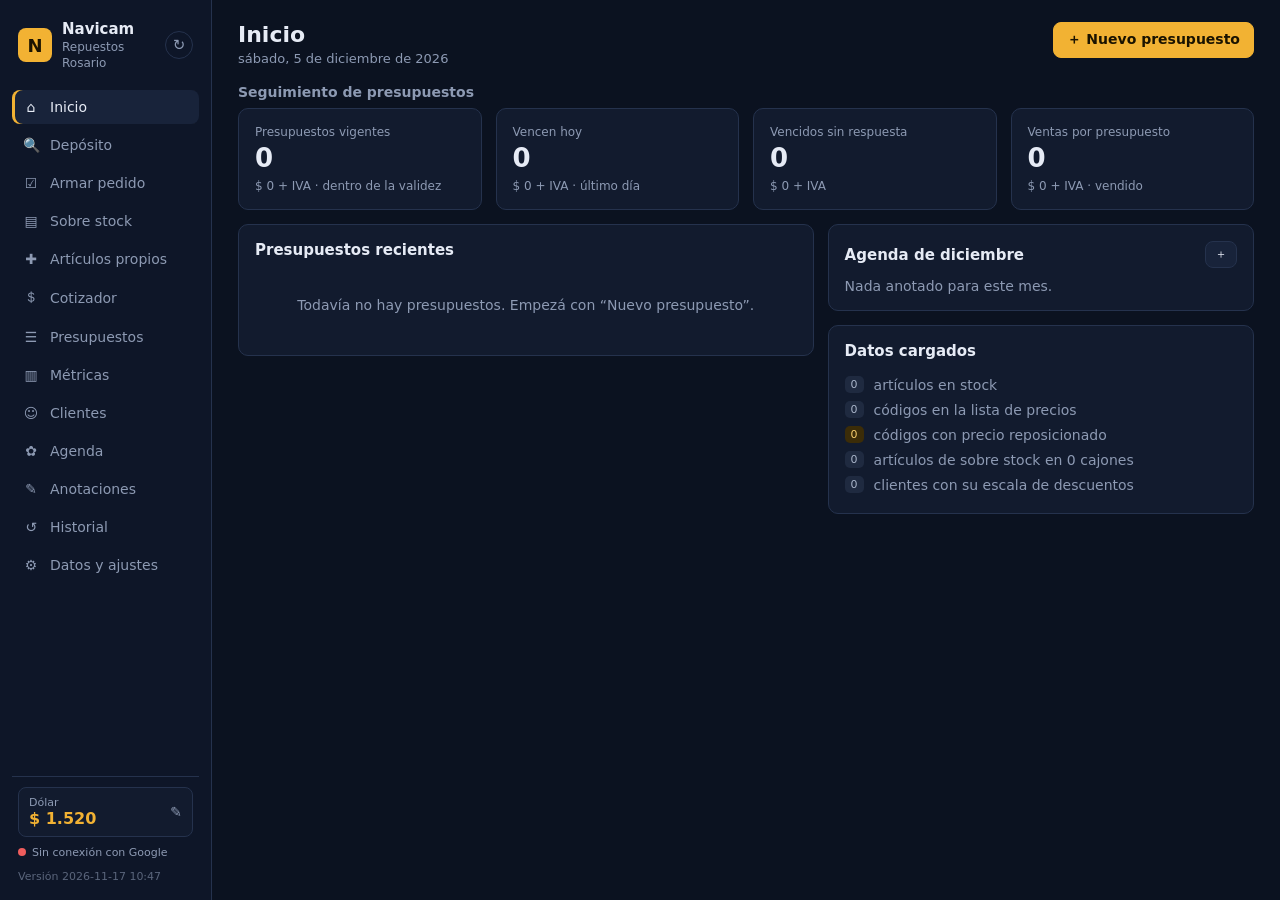
<file: index.html>
<!doctype html>
<html lang="es">
<head>
<meta charset="utf-8">
<meta name="viewport" content="width=device-width, initial-scale=1">
<title>Navicam · Repuestos Rosario</title>
<meta name="theme-color" content="#0b1220">
<link rel="manifest" href="manifest.webmanifest">
<link rel="icon" href="icons/icono-192.png">
<link rel="apple-touch-icon" href="icons/icono-192.png">
<meta name="apple-mobile-web-app-capable" content="yes">
<meta name="apple-mobile-web-app-title" content="Navicam">
<style>
:root{
  --bg:#0b1220;--panel:#121b2e;--panel2:#18233a;--line:#25324d;--txt:#e6ebf5;--muted:#8d9ab3;
  --amber:#f2b233;--blue:#4cb3f0;--green:#34c77b;--red:#ef5d5d;--violet:#a78bfa;
  --r:10px;
}
*{box-sizing:border-box}
html,body{margin:0;height:100%}
body{background:var(--bg);color:var(--txt);font-family:'Segoe UI',system-ui,-apple-system,Roboto,sans-serif;font-size:14px}
button,input,select,textarea{font:inherit;color:inherit}
.mono{font-family:Consolas,'Cascadia Mono','IBM Plex Mono',monospace}
a{color:var(--blue)}
#app{display:flex;min-height:100vh}
/* barra lateral */
#side{width:212px;flex:0 0 212px;background:#0e1628;border-right:1px solid var(--line);display:flex;flex-direction:column;padding:16px 12px;gap:4px;position:sticky;top:0;height:100vh}
.marca{display:flex;align-items:center;gap:10px;padding:4px 6px 16px}
.logo{width:34px;height:34px;border-radius:8px;background:var(--amber);color:#1a1300;font-weight:800;display:grid;place-items:center;font-size:18px}
.marca b{display:block;font-size:15px}.marca span{font-size:12px;color:var(--muted)}
.nav{display:flex;align-items:center;gap:10px;padding:9px 10px;border-radius:8px;color:var(--muted);cursor:pointer;border:0;background:none;text-align:left;width:100%}
.nav:hover{background:var(--panel);color:var(--txt)}
.nav.on{background:var(--panel2);color:var(--txt);box-shadow:inset 3px 0 0 var(--amber)}
.nav .ic{width:18px;text-align:center}
.side-pie{margin-top:auto;display:flex;flex-direction:column;gap:8px;padding:10px 6px 0;border-top:1px solid var(--line)}
.dolar{display:flex;align-items:center;justify-content:space-between;gap:6px;background:var(--panel);border:1px solid var(--line);border-radius:8px;padding:8px 10px;cursor:pointer}
.dolar small{color:var(--muted);font-size:11px;display:block}
.dolar b{font-size:16px;color:var(--amber)}
.prueba{font-size:11px;color:var(--muted);line-height:1.4}
.prueba b{color:var(--amber)}
/* contenido */
#main{flex:1;min-width:0;padding:22px 26px 60px}
.cab{display:flex;align-items:flex-start;justify-content:space-between;gap:16px;margin-bottom:18px;flex-wrap:wrap}
.cab h1{margin:0;font-size:22px}
.cab p{margin:4px 0 0;color:var(--muted);font-size:13px}
.acciones{display:flex;gap:8px;flex-wrap:wrap;align-items:center}
.btn{border:1px solid var(--line);background:var(--panel2);border-radius:8px;padding:8px 13px;cursor:pointer;white-space:nowrap}
.btn:hover{border-color:#3a4a6b}
.btn.pri{background:var(--amber);border-color:var(--amber);color:#1a1300;font-weight:600}
.btn.azul{background:#123049;border-color:#1f5578;color:#bfe4fb}
.btn.verde{background:#0f3a26;border-color:#1c6b45;color:#bdf3d6}
.btn.rojo{background:#3a1416;border-color:#6b2226;color:#ffc9c9}
.btn.chico{padding:4px 9px;font-size:12px}
.btn:disabled{opacity:.45;cursor:default}
.panel{background:var(--panel);border:1px solid var(--line);border-radius:var(--r);padding:16px}
.panel h3{margin:0 0 12px;font-size:15px}
.grid{display:grid;gap:14px}
.g4{grid-template-columns:repeat(4,minmax(0,1fr))}
.g3{grid-template-columns:repeat(3,minmax(0,1fr))}
.g2{grid-template-columns:repeat(2,minmax(0,1fr))}
.split{display:grid;grid-template-columns:minmax(0,1.35fr) minmax(0,1fr);gap:14px;align-items:start}
.kpi small{color:var(--muted);font-size:12px;display:block}
.kpi b{font-size:26px;display:block;margin:4px 0}
.kpi span{color:var(--muted);font-size:12px}
.muted{color:var(--muted)}
.chip{display:inline-flex;align-items:center;gap:4px;border:1px solid var(--line);background:var(--panel2);border-radius:999px;padding:3px 10px;font-size:12px;cursor:default;white-space:nowrap}
button.chip{cursor:pointer}
.chip.on{border-color:var(--amber);color:var(--amber)}
.tag{display:inline-block;font-size:11px;border-radius:5px;padding:2px 6px;margin:1px 2px 1px 0;white-space:nowrap}
.t-amber{background:#3b2c08;color:#f8cf6e}.t-blue{background:#0f2e45;color:#9fd6f7}.t-green{background:#0f3324;color:#8fe3b7}
.t-red{background:#3d1517;color:#ffaaaa}.t-violet{background:#2a2148;color:#cbbcff}.t-gris{background:#1f2a40;color:#aab5ca}
input.in,select.in,textarea.in{background:#0d1526;border:1px solid var(--line);border-radius:8px;padding:8px 10px;outline:none;width:100%}
input.in:focus,select.in:focus,textarea.in:focus{border-color:var(--blue)}
.lbl{display:block;font-size:12px;color:var(--muted);margin:0 0 5px}
.campo{display:flex;flex-direction:column}
table.t{width:100%;border-collapse:collapse}
table.t th{font-size:12px;color:var(--muted);font-weight:600;text-align:left;padding:8px 8px;border-bottom:1px solid var(--line);white-space:nowrap}
table.t td{padding:8px 8px;border-bottom:1px solid #1c2740;vertical-align:middle}
table.t tr.click{cursor:pointer}
table.t tr.click:hover td{background:#152039}
table.t tr.sel td{background:#172744}
.der{text-align:right}.cen{text-align:center}
.num{font-family:Consolas,'Cascadia Mono',monospace;white-space:nowrap}
.vacio{padding:26px;text-align:center;color:var(--muted)}
.fila{display:flex;gap:8px;align-items:center;flex-wrap:wrap}
.sep{height:1px;background:var(--line);margin:14px 0}
.total-linea{display:flex;justify-content:space-between;padding:4px 0}
.total-grande{font-size:20px;font-weight:700;border-top:1px solid var(--line);padding-top:8px;margin-top:4px}
.estado{display:inline-block;border-radius:999px;padding:3px 10px;font-size:12px;font-weight:600;white-space:nowrap}
.e-abierto{background:#0f2e45;color:#9fd6f7}.e-vendido{background:#0f3324;color:#8fe3b7}.e-parcial{background:#3b2c08;color:#f8cf6e}
.e-novendido{background:#3d1517;color:#ffaaaa}.e-vencido{background:#262f42;color:#aab5ca}.e-vencehoy{background:#4a2a06;color:#ffc46b}
.iva{font-size:.78em;color:var(--muted);font-family:inherit;font-weight:500}
.badge-nav{margin-left:auto;background:var(--amber);color:#1a1300;border-radius:999px;font-size:11px;font-weight:700;padding:1px 7px}
.lista-scroll{max-height:calc(100vh - 210px);overflow:auto}
.lista-scroll table.t th{position:sticky;top:0;background:var(--panel);z-index:1}
.fija{position:sticky;top:16px;max-height:calc(100vh - 32px);overflow:auto}
/* buscador sugerencias */
.busca{position:relative}
.sug{position:absolute;left:0;right:0;top:100%;margin-top:4px;background:#0f1930;border:1px solid var(--line);border-radius:8px;max-height:330px;overflow:auto;z-index:20;box-shadow:0 10px 30px #0008}
.sug div{padding:7px 10px;cursor:pointer;display:flex;gap:10px;align-items:baseline}
.sug div:hover,.sug div.act{background:#172744}
.sug .mono{color:var(--amber);min-width:110px}
/* tarjetas depósito */
.tarj{background:var(--panel);border:1px solid var(--line);border-radius:var(--r);padding:14px;margin-bottom:10px}
.tarj .t1{display:flex;justify-content:space-between;gap:10px;align-items:center;flex-wrap:wrap}
.tarj .cod{font-family:Consolas,monospace;font-size:17px;color:var(--amber);font-weight:700}
.tarj .desc{margin:6px 0 10px;color:#cfd8ea}
.mini{display:grid;grid-template-columns:repeat(4,minmax(0,1fr));gap:8px}
.mini div{background:var(--panel2);border-radius:8px;padding:8px 10px}
.mini small{display:block;color:var(--muted);font-size:11px}
.cajon{cursor:pointer}
.cajon:hover{border-color:#3a4a6b}
/* modal */
#modal{position:fixed;inset:0;background:#000a;display:none;align-items:flex-start;justify-content:center;z-index:50;overflow:auto;padding:30px 12px}
#modal.on{display:flex}
#modal .caja{background:var(--panel);border:1px solid var(--line);border-radius:12px;width:min(920px,100%);padding:20px}
#modal .caja.ancha{width:min(860px,100%)}
#toast{position:fixed;bottom:18px;left:50%;transform:translateX(-50%);display:flex;flex-direction:column;gap:8px;z-index:60;align-items:center}
#toast div{background:#1d2b47;border:1px solid #33456b;border-radius:10px;padding:10px 16px;box-shadow:0 8px 30px #0009;max-width:90vw;white-space:pre-line}
#toast div.ok{border-color:#1c6b45}#toast div.err{border-color:#8a2c31}
#carga{position:fixed;inset:0;background:var(--bg);display:grid;place-items:center;z-index:100;color:var(--muted);font-size:15px}
/* hoja A4 cliente */
.hoja{width:794px;min-height:1123px;background:#fff;color:#141a26;padding:56px 56px 48px;display:flex;flex-direction:column;gap:24px;margin:0 auto;font-family:'Segoe UI',Arial,sans-serif}
.hoja .h-cab{display:flex;justify-content:space-between;align-items:flex-start;gap:20px;border-bottom:3px solid #141a26;padding-bottom:16px}
.hoja .h-tit{font-size:26px;font-weight:700}
.hoja .gris{color:#4a5468}
.hoja .h-chip{border:1px solid #c9cfdb;border-radius:6px;padding:4px 8px;font-size:13px}
.hoja table{width:100%;border-collapse:collapse;font-size:12.5px}
.hoja th{background:#141a26;color:#fff;font-weight:600;padding:8px 6px;text-align:left}
.hoja td{padding:9px 6px;border-bottom:1px solid #dde2ea}
.hoja .r{text-align:right}
.hoja .d{font-weight:700;color:#0f6b3d}
.hoja .tot{flex:0 0 300px;display:flex;flex-direction:column;gap:7px;font-size:14px}
.hoja .tot div{display:flex;justify-content:space-between}
.hoja .pie{margin-top:auto;font-size:12px;color:#4a5468;border-top:1px solid #dde2ea;padding-top:12px;white-space:pre-line}
#printArea{display:none}
@media print{
  @page{size:A4;margin:0}
  body{background:#fff}
  body>*:not(#printArea){display:none!important}
  #printArea{display:block}
  .hoja{margin:0;min-height:auto;height:auto}
}
/* barra móvil */
#topMovil{display:none}
@media (max-width:900px){
  #app{display:block}
  #side{position:fixed;left:0;top:0;bottom:0;z-index:40;transform:translateX(-105%);transition:transform .2s;height:auto}
  #side.abierto{transform:none;box-shadow:0 0 40px #000c}
  #topMovil{display:flex;align-items:center;justify-content:space-between;padding:10px 14px;background:#0e1628;border-bottom:1px solid var(--line);position:sticky;top:0;z-index:30}
  #main{padding:16px 14px 60px}
  .g4,.g3,.g2,.split{grid-template-columns:minmax(0,1fr)}
  .mini{grid-template-columns:repeat(2,minmax(0,1fr))}
  .ocultar-movil{display:none}
  .tabla-scroll{overflow-x:auto}
}
.evento:hover{background:#172744}

.btnAct{width:28px;height:28px;border-radius:50%;border:1px solid var(--line);background:transparent;color:var(--muted);font-size:15px;line-height:1;cursor:pointer;padding:0;display:inline-flex;align-items:center;justify-content:center;transition:color .2s,border-color .2s}
.btnAct:hover{color:var(--txt);border-color:var(--muted)}
.btnAct.girando{animation:girar 1s linear infinite;pointer-events:none}
@keyframes girar{to{transform:rotate(360deg)}}

.link-cajon{display:block;font-size:12px;color:var(--blue,#7cb4ff);text-decoration:none;padding:6px 0;line-height:1.3}
.link-cajon:hover{text-decoration:underline}
tr.fila-marcada td{background:rgba(245,180,40,.18)!important;transition:background .4s}

.grilla-ped{max-height:420px;overflow:auto;border:1px solid var(--line);border-radius:10px;margin-top:8px}
.grilla{border-collapse:collapse}.grilla th{position:sticky;top:0;background:var(--panel2);z-index:1}
.grilla td{padding:0 !important;border-bottom:1px solid var(--line)}
.grilla td.muted,.grilla td.desc-celda{padding:4px 8px !important}
.grilla td.desc-celda{font-size:12px;color:var(--muted);white-space:nowrap;overflow:hidden;text-overflow:ellipsis;max-width:380px}
.celda{width:100%;box-sizing:border-box;background:transparent;border:1px solid transparent;color:var(--txt);padding:7px 8px;font-size:14px;outline:none}
.celda:focus{border-color:var(--amber);background:#0f1729}
.celda.der{text-align:right}

.tabla-fija th{position:sticky;top:0;background:var(--panel);z-index:1}

</style>
<script src="lib/xlsx.full.min.js"></script>
<script src="lib/jspdf.umd.min.js"></script>
<script src="lib/jspdf.plugin.autotable.min.js"></script>
</head>
<body>
<div id="carga">Cargando datos…</div>
<div id="topMovil">
  <span class="fila" style="gap:6px;flex-wrap:nowrap"><button class="btn" onclick="menuMovil()">☰</button><button class="btnAct" onclick="actualizarTodo(this)" title="Actualizar">↻</button></span>
  <b>Navicam</b>
  <span class="fila" style="gap:8px;flex-wrap:nowrap"><span id="syncMovil" title="Sincronización" style="width:9px;height:9px;border-radius:50%;background:var(--amber)"></span><span class="chip" id="dolarMovil" onclick="editarDolar()">USD —</span></span>
</div>
<div id="app">
  <aside id="side">
    <div class="marca"><div class="logo">N</div><div style="flex:1"><b>Navicam</b><span>Repuestos Rosario</span></div><button class="btnAct" onclick="actualizarTodo(this)" title="Actualizar: trae los últimos cambios y la última versión de la app">↻</button></div>
    <button class="nav" data-v="inicio" onclick="ir('inicio')"><span class="ic">⌂</span>Inicio</button>
    <button class="nav" data-v="deposito" onclick="ir('deposito')"><span class="ic">🔍</span>Depósito</button>
    <button class="nav" data-v="pedido" onclick="ir('pedido')"><span class="ic">☑</span>Armar pedido</button>
    <button class="nav" data-v="sobre" onclick="ir('sobre')"><span class="ic">▤</span>Sobre stock</button>
    <button class="nav" data-v="articulos" onclick="ir('articulos')"><span class="ic">✚</span>Artículos propios</button>
    <button class="nav" data-v="cotizador" onclick="ir('cotizador')"><span class="ic">＄</span>Cotizador</button>
    <button class="nav" data-v="presupuestos" onclick="ir('presupuestos')"><span class="ic">☰</span>Presupuestos</button>
    <button class="nav" data-v="metricas" onclick="ir('metricas')"><span class="ic">▥</span>Métricas</button>
    <button class="nav" data-v="clientes" onclick="ir('clientes')"><span class="ic">☺</span>Clientes</button>
    <button class="nav" data-v="agenda" onclick="ir('agenda')"><span class="ic">✿</span>Agenda</button>
    <button class="nav" data-v="anotaciones" onclick="ir('anotaciones')"><span class="ic">✎</span>Anotaciones</button>
    <button class="nav" data-v="historial" onclick="ir('historial')"><span class="ic">↺</span>Historial</button>
    <button class="nav" data-v="datos" onclick="ir('datos')"><span class="ic">⚙</span>Datos y ajustes</button>
    <div class="side-pie">
      <div class="dolar" onclick="editarDolar()" title="Cambiar dólar"><div><small>Dólar</small><b id="dolarTxt">—</b></div><span class="muted">✎</span></div>
      <div class="prueba" id="estadoSync">Conectando…</div>
      <div class="prueba" style="opacity:.6">Versión <span id="verApp">2026-11-17 10:47</span></div>
    </div>
  </aside>
  <main id="main"></main>
</div>
<div id="modal" onclick="if(event.target===this)cerrarModal()"><div class="caja" id="modalCaja"></div></div>
<div id="toast"></div>
<div id="printArea"></div>
<script>
'use strict';
// ============ Almacenamiento local (IndexedDB) ============
const DB_NOMBRE = 'navicam_app';
let _db = null;
function abrirDB() {
  return new Promise((ok, mal) => {
    const rq = indexedDB.open(DB_NOMBRE, 1);
    rq.onupgradeneeded = () => rq.result.createObjectStore('kv');
    rq.onsuccess = () => { _db = rq.result; ok(); };
    rq.onerror = () => mal(rq.error);
  });
}
function dbLeerTodo() {
  return new Promise((ok, mal) => {
    const out = {};
    const tx = _db.transaction('kv', 'readonly');
    const cur = tx.objectStore('kv').openCursor();
    cur.onsuccess = () => { const c = cur.result; if (c) { out[c.key] = c.value; c.continue(); } else ok(out); };
    cur.onerror = () => mal(cur.error);
  });
}
function dbGuardar(clave, valor) {
  return new Promise((ok, mal) => {
    const tx = _db.transaction('kv', 'readwrite');
    tx.objectStore('kv').put(valor, clave);
    tx.oncomplete = ok; tx.onerror = () => mal(tx.error);
  });
}
function dbBorrarTodo() {
  return new Promise((ok, mal) => {
    const tx = _db.transaction('kv', 'readwrite');
    tx.objectStore('kv').clear();
    tx.oncomplete = ok; tx.onerror = () => mal(tx.error);
  });
}

// ============ Estado ============
const CLAVES = ['dolar', 'stock', 'precios', 'sobre', 'cajones', 'notas', 'ubicCambios', 'reposicionado', 'pedidoNegocio', 'promos',
  'clientes', 'presupuestos', 'motivos', 'registro', 'ajustes', 'contador', 'borrador', 'archivos', 'agenda', 'avisados', 'versionDatos', 'nexpro', 'reemplazos', 'metas', 'propios', 'pedidos'];
const S = {
  dolar: 1520, stock: [], precios: {}, sobre: [], cajones: [], notas: {}, ubicCambios: {}, reposicionado: {}, pedidoNegocio: {}, promos: {},
  clientes: [], presupuestos: [], motivos: [], registro: [], ajustes: {}, contador: 0, borrador: null, archivos: {}, agenda: [], avisados: {}, versionDatos: 1, nexpro: {}, reemplazos: {}, metas: {}, propios: {}, pedidos: []
};
const MOTIVOS_BASE = ['Precio', 'Plazo de entrega', 'Sin stock', 'Lo compró en otro lado', 'Otro'];
const CATEGORIAS = [
  { id: 'generales', corto: 'General', largo: 'Clientes generales' },
  { id: 'mayoristas', corto: 'Mayorista', largo: 'Repuesteros mayoristas' },
  { id: 'especiales', corto: 'Especial', largo: 'Clientes especiales' },
  { id: 'transporte', corto: 'Transporte', largo: 'Transporte y logística' }
];
const AJUSTES_BASE = {
  empresa: 'Navicam · Repuestos Rosario',
  datosEmpresa: '[Dirección · teléfono · e-mail]',
  pie: 'Precios en pesos + IVA. Se mantienen hasta la fecha de validez indicada.\n[Forma de pago y condiciones de entrega]',
  validez: 7
};
let stockIdx = new Map();   // código → fila de stock
let sobreIdx = new Map();   // código → [items sobre stock]

function guardar(...claves) {
  claves.forEach(k => dbGuardar(k, S[k]).catch(e => aviso('No se pudo guardar (' + k + '): ' + e.message, 'err')));
  if (claves.includes('stock')) indexarStock();
  if (claves.includes('sobre')) indexarSobre();
}
function indexarStock() { stockIdx = new Map(); S.stock.forEach(r => stockIdx.set(r[0], r)); }
function indexarSobre() {
  sobreIdx = new Map();
  S.sobre.forEach(x => { if (!sobreIdx.has(x.cod)) sobreIdx.set(x.cod, []); sobreIdx.get(x.cod).push(x); });
}

// ============ Utilidades ============
function esc(s) { return String(s === undefined || s === null ? '' : s).replace(/[&<>"']/g, c => ({ '&': '&amp;', '<': '&lt;', '>': '&gt;', '"': '&quot;', "'": '&#39;' }[c])); }
function r2(n) { return Math.round((Number(n) + Number.EPSILON) * 100) / 100; }
function fmt(n, dec = 2) { return Number(n || 0).toLocaleString('es-AR', { minimumFractionDigits: dec, maximumFractionDigits: dec }); }
function plata(n) { return '$ ' + fmt(n); }
function plata0(n) { return '$ ' + fmt(Math.round(n), 0); }
function masIva(n) { return plata(n) + ' <span class="iva">+ IVA</span>'; }
function masIva0(n) { return plata0(n) + ' <span class="iva">+ IVA</span>'; }
function uid() { return Date.now().toString(36) + Math.random().toString(36).slice(2, 7); }
function hoyISO() { const d = new Date(); return d.getFullYear() + '-' + String(d.getMonth() + 1).padStart(2, '0') + '-' + String(d.getDate()).padStart(2, '0'); }
function sumarDias(iso, n) { const d = new Date(iso + 'T12:00:00'); d.setDate(d.getDate() + Number(n || 0)); return d.getFullYear() + '-' + String(d.getMonth() + 1).padStart(2, '0') + '-' + String(d.getDate()).padStart(2, '0'); }
function fechaAR(iso) { if (!iso) return ''; const [a, m, d] = iso.slice(0, 10).split('-'); return d + '/' + m + '/' + a; }
function ahoraTxt() { return new Date().toLocaleString('es-AR', { day: '2-digit', month: '2-digit', year: 'numeric', hour: '2-digit', minute: '2-digit' }); }
function mesDe(iso) { return iso.slice(0, 7); }
const MESES = ['enero', 'febrero', 'marzo', 'abril', 'mayo', 'junio', 'julio', 'agosto', 'septiembre', 'octubre', 'noviembre', 'diciembre'];
function nombreMes(ym) { const [a, m] = ym.split('-'); return MESES[Number(m) - 1].replace(/^./, c => c.toUpperCase()) + ' ' + a; }
function normalizar(v) { return String(v === undefined || v === null ? '' : v).normalize('NFD').replace(/[̀-ͯ]/g, '').trim().toLowerCase(); }
function limpiarCodigo(v) {
  if (v === undefined || v === null) return '';
  let s = String(v).trim().toUpperCase();
  if (/^\d+\.0+$/.test(s)) s = s.split('.')[0];
  return s;
}
function marcaDe(l) { const m = l.marca || 'IVECO'; return m === 'OTRO' ? (l.marcaTxt || 'OTRA MARCA') : m === 'PROPIO' ? (l.marcaTxt || '—') : m; }
function existeArticulo(cod) { return !!(S.precios[cod] || stockIdx.has(cod) || S.propios[cod]); }
function numPresu(p) { return p.num ? String(p.num).padStart(4, '0') : '(pend.)'; }

// El registro de cambios lo lleva el servidor (hoja Registro de la planilla)

// ============ Avisos y ventana ============
function aviso(texto, tipo) {
  const d = document.createElement('div');
  d.className = tipo || '';
  d.textContent = texto;
  document.getElementById('toast').appendChild(d);
  setTimeout(() => d.remove(), tipo === 'err' ? 7000 : 4000);
}
function abrirModal(html, ancha) {
  const c = document.getElementById('modalCaja');
  c.className = 'caja' + (ancha ? ' ancha' : '');
  c.innerHTML = html;
  document.getElementById('modal').classList.add('on');
  const f = c.querySelector('[autofocus]'); if (f) f.focus();
}
function cerrarModal() { document.getElementById('modal').classList.remove('on'); }
document.addEventListener('keydown', e => { if (e.key === 'Escape') { cerrarModal(); cerrarSug(); } });

// ============ Navegación ============
let vista = 'inicio';
const VISTAS = {};
function ir(v, opciones) {
  if (vista === 'pedido' && v !== 'pedido' && typeof salirDelPedido === 'function' && !salirDelPedido()) return;
  vista = v;
  document.querySelectorAll('.nav').forEach(b => b.classList.toggle('on', b.dataset.v === v));
  document.getElementById('side').classList.remove('abierto');
  const fn = VISTAS[v];
  document.getElementById('main').innerHTML = '';
  if (fn) fn(opciones || {});
  window.scrollTo(0, 0);
}
function pintar() {
  const fn = VISTAS[vista]; if (!fn) return;
  const sc = [...document.querySelectorAll('#main .lista-scroll')].map(e => e.scrollTop);   // conservar la posición de las listas
  fn({ repintar: true });
  document.querySelectorAll('#main .lista-scroll').forEach((e, i) => { if (sc[i]) e.scrollTop = sc[i]; });
  if (typeof pintarNumerito === 'function') pintarNumerito();
}
function menuMovil() { document.getElementById('side').classList.toggle('abierto'); }
function main(html) { document.getElementById('main').innerHTML = html; }

// ============ Dólar ============
function pintarDolar() {
  document.getElementById('dolarTxt').textContent = '$ ' + fmt(S.dolar, S.dolar % 1 ? 2 : 0);
  document.getElementById('dolarMovil').textContent = 'USD $ ' + fmt(S.dolar, 0);
}
function editarDolar() {
  abrirModal(`<h3 style="margin-top:0">Cotización del dólar</h3>
    <p class="muted">Se usa para todos los precios nuevos. Los presupuestos ya guardados conservan el dólar con el que se hicieron.</p>
    <div class="fila"><input class="in" id="dolarNuevo" type="number" step="0.01" style="max-width:200px" value="${S.dolar}" autofocus
      onkeydown="if(event.key==='Enter')guardarDolar()"><button class="btn pri" onclick="guardarDolar()">Guardar</button><button class="btn" onclick="cerrarModal()">Cancelar</button></div>`);
}
async function guardarDolar() {
  const v = parseFloat(String(document.getElementById('dolarNuevo').value).replace(',', '.'));
  if (!(v > 0)) { aviso('Poné un valor válido', 'err'); return; }
  cerrarModal();
  if (v === S.dolar) return;
  const anterior = S.dolar; S.dolar = v; pintarDolar(); pintar();
  const t = avisoFijo('Guardando dólar…');
  let ok = false;
  try {
    const r = await fetchConLimite(URL_API, { method: 'POST', headers: { 'Content-Type': 'text/plain;charset=utf-8' }, body: JSON.stringify({ dolar: v }) }, 20000);
    const d = await r.json(); ok = !!d.ok;
  } catch (e) {}
  for (let i = 0; !ok && i < 3; i++) { try { const d = await apiGet({ accion: 'dolar' }); ok = Number(d.dolar) === v; } catch (e) {} if (!ok) await esperar(2000); }
  t.remove();
  if (ok) { guardar('dolar'); aviso('Dólar actualizado en todos los dispositivos: $ ' + fmt(v), 'ok'); }
  else { S.dolar = anterior; pintarDolar(); pintar(); aviso('❌ No se pudo guardar el dólar (sin conexión con Google).', 'err'); }
}

// ============ Artículos y precios ============
function infoArticulo(cod) {
  const p = S.precios[cod];
  const st = stockIdx.get(cod);
  const sob = sobreIdx.get(cod) || [];
  // Artículo propio (no es de Iveco): lo cargaron ellos, con precio en pesos
  const pr = !p && !st ? S.propios[cod] : null;
  const desc = st ? descuentoPedidos(cod) : 0;
  if (pr) return { cod, desc: pr.desc || '', usd: 0, D: '', enLista: false, propio: true, precioArs: Number(pr.precio) || 0, tipo: pr.tipo || '',
    stock: pr.stock === null || pr.stock === undefined || pr.stock === '' ? null : pr.stock, ubic: pr.ubic || '-',
    sobre: sob.reduce((a, x) => a + (x.cant || 0), 0), sobreDet: sob, repos: false, reposMes: '' };
  return {
    cod,
    desc: (st && st[1]) || (p && p[1]) || '',
    usd: p ? Number(p[0]) || 0 : 0,
    D: p ? String(p[2] || '').trim() : '',
    enLista: !!p,
    stock: st ? (desc ? Math.round(((parseFloat(String(st[2]).replace(',', '.')) || 0) - desc) * 100) / 100 : st[2]) : null, stockDesc: desc,
    ubic: st ? (S.ubicCambios[cod] || st[3]) : null,
    sobre: sob.reduce((a, x) => a + (x.cant || 0), 0),
    sobreDet: sob,
    repos: S.reposicionado[cod] !== undefined,
    reposMes: S.reposicionado[cod] || ''
  };
}
// Descuento provisorio: lo que se sacó para pedidos armados desde la última importación del stock (al importar un Excel nuevo, manda el Excel)
let _revPedidos = 0, _claveDesc = '', _desc = new Map();
function marcarPedidos() { _revPedidos++; }
function descuentoPedidos(cod) {
  const clave = S.metas.stock + '|' + _revPedidos;
  if (clave !== _claveDesc) {
    _claveDesc = clave; _desc = new Map();
    (S.pedidos || []).forEach(p => (p.items || []).forEach(l => (l.sacado || []).forEach(x => {
      if (x.stockV === S.metas.stock) _desc.set(l.cod, (_desc.get(l.cod) || 0) + (Number(x.cant) || 0));
    })));
  }
  return _desc.get(cod) || 0;
}
function buscarArticulos(q, max = 12) {
  q = normalizar(q);
  if (q.length < 2) return [];
  const qU = q.toUpperCase();
  const out = []; const vistos = new Set();
  const agregar = c => { if (!vistos.has(c)) { vistos.add(c); out.push(c); } };
  if (S.precios[qU] || stockIdx.has(qU) || S.propios[qU]) agregar(qU);
  // artículos propios (son pocos: se buscan primero por código y por descripción)
  const palabrasP = q.split(/\s+/).filter(Boolean);
  for (const c in S.propios) { if (out.length >= max) break; const t = normalizar(c + ' ' + (S.propios[c].desc || '')); if (c.startsWith(qU) || palabrasP.every(x => t.includes(x))) agregar(c); }
  // prefijo de código
  for (const r of S.stock) { if (out.length >= max) break; if (r[0].startsWith(qU)) agregar(r[0]); }
  if (out.length < max) for (const c in S.precios) { if (out.length >= max) break; if (c.startsWith(qU)) agregar(c); }
  // descripción (todas las palabras)
  const palabras = q.split(/\s+/).filter(Boolean);
  if (out.length < max) for (const r of S.stock) {
    if (out.length >= max) break;
    const d = normalizar(r[1]); if (palabras.every(p => d.includes(p))) agregar(r[0]);
  }
  if (out.length < max) for (const c in S.precios) {
    if (out.length >= max) break;
    const d = normalizar(S.precios[c][1]); if (palabras.every(p => d.includes(p))) agregar(c);
  }
  return out;
}

// ============ Clientes y descuentos ============
function catCorto(id) { const c = CATEGORIAS.find(x => x.id === id); return c ? c.corto : id; }
function cliente(id) { return S.clientes.find(c => c.id === id); }
// "30" → [30]; "25/27" → [25,27]; "" → [] (sin descuento); "+11" → sin interpretar
function opcionesDesc(txt) {
  const s = String(txt || '').trim();
  if (!s || s === '-' || s === '—') return { valores: [], raro: false };
  if (/^\+/.test(s)) return { valores: [], raro: true };
  const m = s.match(/\d+(?:[.,]\d+)?/g);
  if (!m) return { valores: [], raro: true };
  return { valores: m.map(x => Number(x.replace(',', '.'))), raro: false };
}
function descCliente(cli, D) {
  if (!cli || !/^[5-9]$/.test(D)) return { pct: 0, alternativas: [], raro: false, txt: '' };
  const txt = (cli.desc || {})[D] || '';
  const o = opcionesDesc(txt);
  return { pct: o.valores[0] || 0, alternativas: o.valores, raro: o.raro, txt };
}
function textoDesc(txt) { const s = String(txt || '').trim(); return s ? (/^\d+(?:[.,]\d+)?$/.test(s) ? s + '%' : s) : '—'; }
function chipsEscala(cli) {
  if (!cli) return '';
  return ['5', '6', '7', '8', '9'].map(d => `<span class="chip">D${d} <b>${esc(textoDesc((cli.desc || {})[d]))}</b></span>`).join(' ');
}
function convertirClientePortal(c) {
  const d = v => { const s = String(v || '').trim(); if (!s || s === '-') return ''; return s.replace(/%/g, '').replace(/\s*\/\s*/g, '/').trim(); };
  return {
    id: 'c' + c.id, nombre: String(c.name || '').trim(), categoria: c.category || 'generales',
    cuit: c.cuit || '', localidad: c.address || '', contacto: c.contact || '', cumple: c.birthday || '', whatsapp: c.phone || '',
    notas: c.notes || '', pago: '', desc: { 5: d(c.d5), 6: d(c.d6), 7: d(c.d7), 8: d(c.d8), 9: d(c.d9) }
  };
}

// ============ Cálculo de líneas ============
function calcularLinea(l, dolar) {
  l.listaArs = l.listaManual ? r2(l.listaManual) : r2(l.usd * dolar);
  l.unit = r2(l.listaArs * (1 - (Number(l.descPct) || 0) / 100));
  l.sub = r2(l.unit * (Number(l.cant) || 0));
  return l;
}
function totales(items, campoCant) {
  let sub = 0, lista = 0;
  items.forEach(l => {
    const q = campoCant ? (Number(l[campoCant]) || 0) : (Number(l.cant) || 0);
    sub += r2(l.unit * q); lista += r2(l.listaArs * q);
  });
  sub = r2(sub);
  return { sub, lista: r2(lista), ahorro: r2(lista - sub) };
}
// Montos de un presupuesto: siempre sin IVA
function montoPresu(p) { return totales(p.items).sub; }
function montoVendido(p) { return p.estado === 'cerrado' ? totales(p.items, 'vendido').sub : 0; }
function estadoPresu(p) {
  if (p.estado === 'cerrado') {
    const vend = p.items.filter(l => (l.vendido || 0) > 0);
    const completos = p.items.every(l => (l.vendido || 0) >= l.cant);
    if (!vend.length) return 'novendido';
    return completos ? 'vendido' : 'parcial';
  }
  const h = hoyISO();
  return h > p.hasta ? 'vencido' : h === p.hasta ? 'vencehoy' : 'abierto';
}
const ESTADO_TXT = { abierto: 'Vigente', vencehoy: 'Vence hoy', vencido: 'Vencido', vendido: 'Vendido', parcial: 'Vendido parcial', novendido: 'No vendido' };
function chipEstado(p) {
  const e = estadoPresu(p);
  let t = ESTADO_TXT[e];
  if (e === 'novendido') { const m = motivosDe(p)[0]; if (m) t += ' · ' + m.toLowerCase(); }
  return `<span class="estado e-${e}">${esc(t)}</span>`;
}
function motivosDe(p) { return [...new Set(p.items.filter(l => (l.vendido || 0) < l.cant && l.motivo).map(l => l.motivo))]; }

// ============ Inicio ============
VISTAS.inicio = function () {
  const sg = seguimiento();
  const recientes = [...S.presupuestos].sort((a, b) => b.creado - a.creado).slice(0, 6);
  const hoy = new Date(); const mes = hoy.getMonth() + 1;
  const ev = eventosDelMes(hoy.getFullYear(), mes);
  const nRepos = Object.keys(S.reposicionado).length;
  const tarjeta = (k, titulo, color, txt) => `<div class="panel kpi click-kpi" onclick="filtroPresu='${k}';ir('presupuestos')" style="cursor:pointer${sg[k].lista.length && color ? ';border-color:' + color : ''}"><small>${titulo}</small><b>${sg[k].lista.length}</b><span>${masIva0(sg[k].monto)}${txt ? ' · ' + txt : ''}</span></div>`;
  main(`
  <div class="cab"><div><h1>Inicio</h1><p>${hoy.toLocaleDateString('es-AR', { weekday: 'long', day: 'numeric', month: 'long', year: 'numeric' })}</p></div>
    <div class="acciones"><button class="btn pri" onclick="nuevoPresupuesto()">＋ Nuevo presupuesto</button></div></div>
  ${(() => { const n = paraReponer().length; return n ? `<div class="panel click" onclick="verReponer=true;ir('sobre')" style="cursor:pointer;margin-bottom:14px;border-color:var(--amber)"><b>⚠ Reponer en estantería:</b> ${n} artículo${n > 1 ? 's' : ''} con 1 o ninguno en la estantería. <span class="muted">Tocá para ver qué sacar del sobre stock.</span></div>` : ''; })()}
  <div class="muted" style="margin-bottom:8px;font-weight:600">Seguimiento de presupuestos</div>
  <div class="grid g4">
    ${tarjeta('vigentes', 'Presupuestos vigentes', '', 'dentro de la validez')}
    ${tarjeta('vencehoy', 'Vencen hoy', 'var(--amber)', 'último día')}
    ${tarjeta('vencidos', 'Vencidos sin respuesta', '', '')}
    ${tarjeta('ventas', 'Ventas por presupuesto', 'var(--green)', 'vendido')}
  </div>
  <div class="split" style="margin-top:14px">
    <div class="panel"><h3>Presupuestos recientes</h3>
      ${recientes.length ? `<div class="tabla-scroll"><table class="t"><tr><th>N.º</th><th>Cliente</th><th>Fecha</th><th class="der">Ítems</th><th class="der">Total</th><th>Estado</th></tr>
      ${recientes.map(p => `<tr class="click" onclick="ir('presupuestos',{sel:'${p.id}'})"><td class="num">${numPresu(p)}</td><td>${esc(p.clienteNombre)}</td><td>${fechaAR(p.fecha)}</td><td class="der">${p.items.length}</td><td class="der num">${masIva(montoPresu(p))}</td><td>${chipEstado(p)}</td></tr>`).join('')}</table></div>`
      : '<div class="vacio">Todavía no hay presupuestos. Empezá con “Nuevo presupuesto”.</div>'}
    </div>
    <div class="grid">
      <div class="panel"><div class="fila" style="justify-content:space-between;margin-bottom:10px"><h3 style="margin:0">Agenda de ${MESES[mes - 1]}</h3><button class="btn chico" onclick="formAgenda()">＋</button></div>
        ${ev.length ? ev.map(e => filaEvento(e, mes)).join('') : '<div class="muted">Nada anotado para este mes.</div>'}
      </div>
      <div class="panel"><h3>Datos cargados</h3>
        <div class="fila" style="padding:3px 0"><span class="tag t-gris">${fmt(S.stock.length, 0)}</span><span class="muted">artículos en stock${S.archivos.stock ? ' · ' + esc(S.archivos.stock) : ''}</span></div>
        <div class="fila" style="padding:3px 0"><span class="tag t-gris">${fmt(Object.keys(S.precios).length, 0)}</span><span class="muted">códigos en la lista de precios${S.archivos.precios ? ' · ' + esc(S.archivos.precios) : ''}</span></div>
        <div class="fila" style="padding:3px 0"><span class="tag t-amber">${fmt(nRepos, 0)}</span><span class="muted">códigos con precio reposicionado</span></div>
        <div class="fila" style="padding:3px 0"><span class="tag t-gris">${fmt(S.sobre.length, 0)}</span><span class="muted">artículos de sobre stock en ${S.cajones.length} cajones</span></div>
        <div class="fila" style="padding:3px 0"><span class="tag t-gris">${S.clientes.length}</span><span class="muted">clientes con su escala de descuentos</span></div>
      </div>
    </div>
  </div>`);
};
function mesCumple(c) { const p = String(c || '').split('-'); return p.length >= 2 ? Number(p[p.length - 2]) : 0; }
function diaCumple(c) { const p = String(c || '').split('-'); return p.length >= 2 ? Number(p[p.length - 1]) : 0; }

// ============ Depósito ============
let qDeposito = '';
VISTAS.deposito = function () {
  main(`<div class="cab"><div><h1>Depósito</h1><p>Buscá por código, descripción o ubicación. Stock, precio, sobre stock y anotaciones.</p></div></div>
    <input class="in" id="qDep" placeholder="🔍 Código, descripción o ubicación…" value="${esc(qDeposito)}" oninput="qDeposito=this.value;listaDeposito()" style="font-size:16px;padding:12px 14px;margin-bottom:14px">
    <div id="listaDep"></div>`);
  document.getElementById('qDep').focus();
  listaDeposito();
};
function listaDeposito() {
  const q = normalizar(qDeposito);
  const el = document.getElementById('listaDep');
  if (q.length < 2) { el.innerHTML = '<div class="vacio">Escribí al menos 2 letras o números.</div>'; return; }
  let cods = [];
  const palabras = q.split(/\s+/);
  for (const r of S.stock) {
    const ub = normalizar(S.ubicCambios[r[0]] || r[3]);
    const t = normalizar(r[0]) + ' ' + normalizar(r[1]) + ' ' + ub;
    if (palabras.every(p => t.includes(p))) cods.push(r[0]);
    if (cods.length > 60) break;
  }
  if (cods.length < 10) buscarArticulos(qDeposito, 30).forEach(c => { if (!cods.includes(c)) cods.push(c); });
  if (!cods.length) { el.innerHTML = '<div class="vacio">Sin resultados.</div>'; return; }
  const total = cods.length; cods = cods.slice(0, 30);
  el.innerHTML = (total > 30 ? `<div class="muted" style="margin-bottom:8px">Mostrando 30 de ${total}+ resultados.</div>` : '') + cods.map(tarjetaArticulo).join('');
}
function tarjetaArticulo(cod) {
  const a = infoArticulo(cod);
  const nota = S.notas[cod] || { texto: '', fecha: '' };
  const idc = esc(cod).replace(/[^A-Za-z0-9]/g, '_');
  return `<div class="tarj">
    <div class="t1"><div class="fila"><span class="cod">${esc(cod)}</span>${a.D ? `<span class="tag t-gris">D ${esc(a.D)}</span>` : ''}${etiquetasArticulo(a)}</div>
      <div class="fila"><button class="btn chico azul" onclick="agregarAlBorrador('${esc(cod)}')">＋ Al presupuesto</button></div></div>
    <div class="desc">${esc(a.desc || '(sin descripción)')}</div>
    <div class="mini">
      <div><small>Stock depósito</small><b>${a.stock === null ? '—' : esc(a.stock)}</b>${a.stockDesc ? `<div class="muted" style="font-size:11px">ya restados ${fmt(a.stockDesc, 0)} de pedidos armados (hasta el próximo Excel)</div>` : ''}</div>
      <div><small>Ubicación</small><b>${esc(a.ubic || '—')}</b></div>
      <div><small>Precio lista (USD ${fmt(a.usd)})</small><b class="num">${a.usd ? masIva(a.usd * S.dolar) : 'Consultar'}</b></div>
      <div><small>Sobre stock</small><b>${a.sobre ? a.sobre + ' u.' : '—'}</b>${a.sobreDet.map(x => `<a href="#" class="link-cajon" data-c="${esc(x.cajon)}" data-cod="${esc(x.cod)}" onclick="abrirCajon(this.dataset.c,this.dataset.cod);return false" title="Abrir el cajón para editar">${esc(x.cajon)} · ${x.cant} u. ›</a>`).join('')}</div>
    </div>
    ${a.stock !== null ? `<div class="fila" style="margin-top:10px"><span class="muted">Cambiar ubicación:</span><input class="in" id="ub_${idc}" value="${esc(a.ubic)}" style="max-width:150px">
      <input class="in" id="nu_${idc}" placeholder="Nota del cambio (opcional)" style="flex:1;min-width:180px" onkeydown="if(event.key==='Enter')cambiarUbicacion('${esc(cod)}','ub_${idc}','nu_${idc}')"><button class="btn chico" onclick="cambiarUbicacion('${esc(cod)}','ub_${idc}','nu_${idc}')">Guardar</button></div>` : ''}
    <div style="margin-top:10px"><span class="lbl">Anotación ${nota.fecha ? '· ' + esc(nota.fecha) : ''}</span><textarea class="in" rows="2" placeholder="Agregar nota…" onchange="guardarNota('${esc(cod)}',this.value)">${esc(nota.texto)}</textarea></div>
  </div>`;
}
function etiquetasArticulo(a) {
  let s = '';
  if (a.repos) s += `<span class="tag t-amber" title="Mes del cambio: ${esc(a.reposMes)}">Reposicionado${a.reposMes ? ' · ' + esc(a.reposMes) : ''}</span>`;
  if (a.propio) s += `<span class="tag t-violet">Artículo propio${a.tipo ? ' · ' + esc(a.tipo) : ''}</span>`;
  else if (!a.enLista) s += `<span class="tag t-red">No está en la lista</span>`;
  return s;
}
async function cambiarUbicacion(cod, idInput, idNota) {
  const v = document.getElementById(idInput).value.trim().toUpperCase();
  const nota = idNota ? document.getElementById(idNota).value.trim() : '';
  const st = stockIdx.get(cod); if (!st || !v) return;
  const ant = S.ubicCambios[cod] || st[3];
  if (v === ant) { aviso('La ubicación es la misma'); return; }
  const r = await remoto({ tipo: 'cambiarUbicacion', codigo: cod, anterior: ant, nueva: v, nota }, 'Guardando ubicación…');
  if (!r) return;
  aviso('Ubicación guardada en todos los dispositivos', 'ok'); listaDeposito();
}
async function guardarNota(cod, texto) {
  texto = String(texto || '');
  if (!texto.trim()) {
    if (!S.notas[cod]) return;
    if (await docBorrar('notas', cod, { tipo: 'Anotación', detalle: 'Borrada la nota de ' + cod })) { delete S.notas[cod]; guardar('notas'); }
    return;
  }
  const n = { texto, fecha: ahoraTxt(), ts: Date.now() };
  if (await docGuardar('notas', { id: cod, ...n }, { tipo: 'Anotación', detalle: cod + ': ' + texto.slice(0, 120) })) { S.notas[cod] = n; guardar('notas'); aviso('Anotación guardada', 'ok'); }
}

// ============ Sobre stock ============
let cajonSel = '', qSobre = '', verReponer = false;
VISTAS.sobre = function () {
  main(`<div class="cab"><div><h1>Sobre stock</h1><p>${S.sobre.length} artículos en ${S.cajones.length} cajones</p></div>
    <div class="acciones">${(() => { const n = paraReponer().length; return `<button class="btn ${verReponer ? 'pri' : ''}" ${n && !verReponer ? 'style="border-color:var(--amber);color:var(--amber)"' : ''} onclick="verReponer=!verReponer;ir('sobre')">${verReponer ? '← Volver a los cajones' : '⚠ Reponer en estantería (' + n + ')'}</button>`; })()}<button class="btn" onclick="formCajon()">＋ Nuevo cajón</button><button class="btn pri" onclick="formArticuloSobre()">＋ Agregar artículo</button>
    <button class="btn" onclick="pdfCajones(S.cajones)" title="Un cajón por hoja, para imprimir">🖨 PDF de todos los cajones</button>
    <button class="btn" onclick="exportarSobre()">⬇ Exportar Excel</button></div></div>
    ${verReponer ? (panelReponer() || '<div class="panel vacio">No hay nada para reponer: todas las estanterías tienen 2 o más.</div>') : `
    <input class="in" placeholder="🔍 Buscar código, ubicación o cajón…" value="${esc(qSobre)}" oninput="qSobre=this.value;listaSobre()" style="margin-bottom:14px">
    <div id="listaSobre"></div>`}`);
  if (!verReponer) listaSobre();
};
function listaSobre() {
  const el = document.getElementById('listaSobre'); const q = normalizar(qSobre);
  if (!q && !cajonSel) {
    el.innerHTML = `<div class="grid g4">${S.cajones.map(c => {
      const it = S.sobre.filter(x => x.cajon === c);
      return `<div class="panel cajon" onclick="cajonSel=this.dataset.c;listaSobre()" data-c="${esc(c)}"><b>${esc(c)}</b><div class="muted">${it.length} art. · ${it.reduce((a, x) => a + x.cant, 0)} u.</div>${(() => { const r = it.filter(x => otrosCajones(x).length).length; return r ? `<div style="font-size:12px;color:var(--violet);margin-top:4px">${r} repetido${r > 1 ? 's' : ''} en otros cajones</div>` : ''; })()}
      ${!it.length ? `<button class="btn chico rojo" style="margin-top:8px" onclick="event.stopPropagation();eliminarCajon(this.closest('.cajon').dataset.c)">Eliminar cajón vacío</button>` : ''}</div>`;
    }).join('')}</div>` || '<div class="vacio">No hay cajones.</div>';
    return;
  }
  let it = S.sobre;
  if (cajonSel) it = it.filter(x => x.cajon === cajonSel);
  if (q) it = it.filter(x => normalizar(x.cod + ' ' + x.ubic + ' ' + x.cajon).includes(q));
  el.innerHTML = `<div class="fila" style="margin-bottom:10px"><button class="btn chico" onclick="cajonSel='';qSobre='';ir('sobre')">← Todos los cajones</button>${cajonSel ? `<span class="chip on">${esc(cajonSel)}</span><button class="btn chico" style="margin-left:auto" onclick="pdfCajones([cajonSel])">🖨 PDF de este cajón</button><button class="btn chico" onclick="formPegarCajon(cajonSel)">Pegar varios</button><button class="btn chico rojo" onclick="formBorrarCajon(cajonSel)">🗑 Borrar cajón entero</button>` : ''}</div>
  <div class="panel tabla-scroll">${it.length ? `<table class="t"><tr><th>Código</th><th>Descripción</th><th>Cajón</th><th>Ubicación</th><th class="der">Cantidad</th><th>Nota del cambio (opcional)</th><th></th></tr>
  ${it.slice(0, 200).map(x => `<tr><td>${(() => { const otros = otrosCajones(x); return `<input class="in num" id="sk_${x.id}" value="${esc(x.cod)}" style="width:118px;${otros.length ? 'color:var(--violet);border-color:var(--violet);background:rgba(167,139,250,.12)' : 'color:var(--amber)'}" title="Corregí el código y tocá Guardar">${otros.length ? `<div style="font-size:11px;color:var(--violet);margin-top:3px">También en: ${otros.map(c => `<a href="#" style="color:var(--violet)" data-c="${esc(c)}" data-cod="${esc(x.cod)}" onclick="abrirCajon(this.dataset.c,this.dataset.cod);return false">${esc(c.replace(/^CAJON SOBRE STOCK\s*/i, 'Cajón '))}</a>`).join(', ')}</div>` : ''}`; })()}</td><td>${esc(infoArticulo(x.cod).desc)}</td><td>${esc(x.cajon)}</td>
    <td><input class="in" id="su_${x.id}" value="${esc(x.ubic)}" style="width:100px"></td>
    <td class="der"><input class="in" id="sc_${x.id}" type="number" value="${x.cant}" style="width:76px;text-align:right"></td>
    <td><input class="in" id="sn_${x.id}" placeholder="Ej: conté de nuevo" style="min-width:160px" onkeydown="if(event.key==='Enter')guardarSobreFila('${x.id}')"></td>
    <td class="der" style="white-space:nowrap"><button class="btn chico" onclick="guardarSobreFila('${x.id}')">Guardar</button> <button class="btn chico rojo" onclick="eliminarSobre('${x.id}')">🗑</button></td></tr>`).join('')}${cajonSel && !q ? filaNuevaCajon() : ''}</table>` : (cajonSel && !q ? `<table class="t">${filaNuevaCajon()}</table>` : '<div class="vacio">Sin artículos.</div>')}</div>`;
}
// Abre un cajón del sobre stock y marca el artículo (desde Depósito, Armar pedido, etc.)
function abrirCajon(cajon, cod) {
  cajonSel = cajon; qSobre = ''; verReponer = false; ir('sobre');
  if (!cod) return;
  setTimeout(() => {
    const x = S.sobre.find(y => y.cajon === cajon && y.cod === cod); if (!x) return;
    const inp = document.getElementById('sc_' + x.id); if (!inp) return;
    const tr = inp.closest('tr'); tr.classList.add('fila-marcada');
    inp.focus({ preventScroll: true }); inp.select(); const sc = tr.closest('.tabla-scroll'); if (sc) sc.scrollLeft = 0; tr.scrollIntoView({ behavior: 'smooth', block: 'center', inline: 'nearest' });
    setTimeout(() => tr.classList.remove('fila-marcada'), 4000);
  }, 60);
}
function formCajon() {
  const n = S.cajones.length + 1;
  abrirModal(`<h3 style="margin-top:0">Nuevo cajón</h3><div class="fila"><input class="in" id="nomCajon" value="CAJON SOBRE STOCK ${n}" autofocus style="max-width:320px">
    <button class="btn pri" onclick="crearCajon()">Crear</button><button class="btn" onclick="cerrarModal()">Cancelar</button></div>`);
}
async function crearCajon() {
  const n = document.getElementById('nomCajon').value.trim().toUpperCase();
  if (!n) return; if (S.cajones.includes(n)) { aviso('Ese cajón ya existe', 'err'); return; }
  if (!await remoto({ tipo: 'nuevoCajon', nombre: n }, 'Creando cajón…')) return;
  cerrarModal(); cajonSel = n; ir('sobre');
}
async function eliminarCajon(n) {
  if (S.sobre.some(x => x.cajon === n)) return;
  if (!confirm('¿Eliminar el cajón ' + n + '?')) return;
  if (await remoto({ tipo: 'eliminarCajon', nombre: n }, 'Eliminando cajón…')) ir('sobre');
}
function formArticuloSobre() {
  abrirModal(`<h3 style="margin-top:0">Agregar artículo al sobre stock</h3>
    <div class="grid g2"><div class="campo"><span class="lbl">Código</span><input class="in" id="sCod" autofocus oninput="document.getElementById('sDesc').textContent=infoArticulo(limpiarCodigo(this.value)).desc||''"><small id="sDesc" class="muted" style="margin-top:4px"></small></div>
    <div class="campo"><span class="lbl">Cantidad</span><input class="in" id="sCant" type="number" value="1"></div>
    <div class="campo"><span class="lbl">Ubicación</span><input class="in" id="sUbi"></div>
    <div class="campo"><span class="lbl">Cajón</span><select class="in" id="sCaj">${S.cajones.map(c => `<option ${c === cajonSel ? 'selected' : ''}>${esc(c)}</option>`).join('')}</select></div></div>
    <div class="campo" style="margin-top:10px"><span class="lbl">Nota (opcional)</span><input class="in" id="sNota" placeholder="Ej: llegó del pedido de la semana"></div>
    <div class="fila" style="margin-top:14px"><button class="btn pri" onclick="agregarSobre()">Agregar</button><button class="btn" onclick="cerrarModal()">Cancelar</button></div>`);
}
async function agregarSobre() {
  const cod = limpiarCodigo(document.getElementById('sCod').value);
  const cant = parseInt(document.getElementById('sCant').value) || 0;
  const ubic = document.getElementById('sUbi').value.trim().toUpperCase() || '-';
  const cajon = document.getElementById('sCaj').value;
  const nota = document.getElementById('sNota').value.trim();
  if (cod.length < 2 || !cajon) { aviso('Falta código o cajón', 'err'); return; }
  const ya = S.sobre.find(x => x.cod === cod && x.cajon === cajon);
  let r;
  if (ya) { if (!confirm(`${cod} ya está en ${cajon} con ${ya.cant} u. ¿Reemplazar por ${cant}?`)) return; r = await remoto({ tipo: 'editarItem', cajon, codigo: cod, cantidad: cant, ubicacion: ubic, nota }, 'Guardando…'); }
  else r = await remoto({ tipo: 'agregarItem', cajon, codigo: cod, cantidad: cant, ubicacion: ubic, nota }, 'Guardando…');
  if (!r) return;
  cerrarModal(); cajonSel = cajon; listaSobre(); aviso('Artículo agregado', 'ok');
}
async function guardarSobreFila(id) {
  const x = S.sobre.find(y => y.id === id); if (!x) return;
  const n = parseInt(document.getElementById('sc_' + id).value) || 0;
  const u = document.getElementById('su_' + id).value.trim().toUpperCase() || '-';
  const nota = document.getElementById('sn_' + id).value.trim();
  const nuevoCod = limpiarCodigo(document.getElementById('sk_' + id).value);
  if (nuevoCod.length < 2) { aviso('Poné el código', 'err'); return; }
  if (nuevoCod !== x.cod) { await corregirCodigoSobre(x, nuevoCod, n, u, nota); return; }
  if (n === x.cant && u === x.ubic && !nota) { aviso('No hay cambios'); return; }
  const r = await remoto({ tipo: 'editarItem', cajon: x.cajon, codigo: x.cod, cantidad: n, ubicacion: u, nota }, 'Guardando…');
  if (!r) return;
  listaSobre(); aviso('Guardado' + (nota ? ' con nota' : ''), 'ok');
}
function eliminarSobre(id) {
  const x = S.sobre.find(y => y.id === id); if (!x) return;
  abrirModal(`<h3 style="margin-top:0">Sacar ${esc(x.cod)} de ${esc(x.cajon)}</h3><p class="muted">${x.cant} u. · ubicación ${esc(x.ubic)}</p>
    <div class="campo"><span class="lbl">Nota (opcional)</span><input class="in" id="delNota" autofocus placeholder="Ej: se vendió todo / se pasó al depósito" onkeydown="if(event.key==='Enter')confirmarEliminarSobre('${id}')"></div>
    <div class="fila" style="margin-top:14px"><button class="btn rojo" onclick="confirmarEliminarSobre('${id}')">Sacar del sobre stock</button><button class="btn" onclick="cerrarModal()">Cancelar</button></div>`);
}
async function confirmarEliminarSobre(id) {
  const x = S.sobre.find(y => y.id === id); if (!x) return;
  const nota = document.getElementById('delNota').value.trim();
  if (!await remoto({ tipo: 'eliminarItem', cajon: x.cajon, codigo: x.cod, nota }, 'Guardando…')) return;
  cerrarModal(); listaSobre();
}

// ============ Anotaciones ============
let qNotas = '';
VISTAS.anotaciones = function () {
  const q = normalizar(qNotas);
  const cods = Object.keys(S.notas).filter(c => S.notas[c] && S.notas[c].texto.trim())
    .filter(c => !q || normalizar(c + ' ' + S.notas[c].texto + ' ' + infoArticulo(c).desc).includes(q))
    .sort((a, b) => (S.notas[b].ts || 0) - (S.notas[a].ts || 0));
  main(`<div class="cab"><div><h1>Anotaciones</h1><p>${Object.keys(S.notas).length} artículos con nota. Se agregan desde la tarjeta del artículo en Depósito.</p></div>
    <div class="acciones"><button class="btn" onclick="exportarHistorial()">⬇ Exportar Excel</button></div></div>
  <input class="in" id="qNotas" placeholder="🔍 Buscar en las notas, código o descripción…" value="${esc(qNotas)}" oninput="qNotas=this.value;pintar();const e=document.getElementById('qNotas');e.focus();e.setSelectionRange(e.value.length,e.value.length)" style="margin-bottom:14px">
  ${cods.length ? cods.map(c => { const n = S.notas[c]; const a = infoArticulo(c); return `<div class="tarj">
    <div class="t1"><div class="fila"><span class="cod">${esc(c)}</span><span class="muted">${esc(a.desc)}</span>${a.ubic ? `<span class="tag t-gris">${esc(a.ubic)}</span>` : ''}</div>
      <div class="fila"><span class="muted" style="font-size:12px">${esc(n.fecha)}</span><button class="btn chico rojo" data-c="${esc(c)}" onclick="borrarNota(this.dataset.c)">✓ Borrar</button></div></div>
    <textarea class="in" rows="2" style="margin-top:8px" onchange="guardarNota('${esc(c)}',this.value)">${esc(n.texto)}</textarea></div>`; }).join('')
    : '<div class="vacio">No hay anotaciones' + (q ? ' que coincidan' : '') + '.</div>'}`);
};
async function borrarNota(c) { if (!confirm('¿Borrar la anotación de ' + c + '?')) return; if (await docBorrar('notas', c, { tipo: 'Anotación', detalle: 'Borrada la nota de ' + c })) { delete S.notas[c]; guardar('notas'); pintar(); } }
// ============ Historial ============
let qHist = '', fHist = 'todos';
const TIPOS_HIST = { todos: 'Todos', sobre: 'Sobre stock', ubic: 'Ubicaciones', presu: 'Presupuestos', clientes: 'Clientes', otros: 'Otros' };
const TIPO_TXT = { NUEVO_CAJON: 'Nuevo cajón', BAJA_CAJON: 'Cajón eliminado', ALTA_ARTICULO: 'Sobre stock · alta', BAJA_ARTICULO: 'Sobre stock · baja', CANTIDAD: 'Sobre stock', CAMBIO_SOBRE_STOCK: 'Sobre stock',
  IMPORTACION: 'Importar sobre stock', UBICACION: 'Ubicación', IMPORTACION_STOCK: 'Importar stock', IMPORTACION_PRECIOS: 'Importar lista de precios', IMPORTACION_REPOSICIONADOS: 'Importar reposicionados', IMPORTACION_NEXPRO: 'Importar NEXPRO' };
function tipoTxt(t) { return TIPO_TXT[t] || t; }
function grupoHist(t) {
  t = tipoTxt(t);
  if (/sobre|caj/i.test(t)) return 'sobre'; if (/ubicac/i.test(t)) return 'ubic'; if (/presupuesto|motivo/i.test(t)) return 'presu';
  if (/client|descuento/i.test(t)) return 'clientes'; return 'otros';
}
VISTAS.historial = function (op) {
  if (!op || !op.repintar) refrescarRegistro();
  const q = normalizar(qHist);
  const l = S.registro.filter(r => (fHist === 'todos' || grupoHist(r.tipo) === fHist) && (!q || normalizar(tipoTxt(r.tipo) + ' ' + r.detalle + ' ' + (r.nota || '') + ' ' + r.fecha).includes(q)));
  main(`<div class="cab"><div><h1>Historial</h1><p>Cada cambio que se hace en el programa, con la nota que se haya puesto.</p></div>
    <div class="acciones"><button class="btn" onclick="exportarHistorial()">⬇ Exportar Excel</button></div></div>
  <div class="fila" style="margin-bottom:12px">${Object.entries(TIPOS_HIST).map(([k, t]) => `<button class="chip ${fHist === k ? 'on' : ''}" onclick="fHist='${k}';pintar()">${t}</button>`).join('')}
    <input class="in" id="qHist" placeholder="Buscar código, nota, fecha…" style="max-width:260px;margin-left:auto" value="${esc(qHist)}" oninput="qHist=this.value;pintar();const e=document.getElementById('qHist');e.focus();e.setSelectionRange(e.value.length,e.value.length)"></div>
  <div class="panel lista-scroll">${l.length ? `<table class="t"><thead><tr><th>Fecha</th><th>Tipo</th><th>Cambio</th><th style="min-width:200px">Nota</th></tr></thead><tbody>
    ${l.slice(0, 500).map(r => `<tr><td class="muted num" style="font-size:12px;white-space:nowrap">${esc(r.fecha)}</td><td><span class="tag t-gris">${esc(tipoTxt(r.tipo))}</span>${r.dispositivo ? `<div class="muted" style="font-size:11px">${esc(r.dispositivo)}</div>` : ''}</td><td>${esc(r.detalle)}</td><td>${r.nota ? `<span style="color:var(--amber)">${esc(r.nota)}</span>` : ''}</td></tr>`).join('')}</tbody></table>`
    + (l.length > 500 ? `<div class="muted" style="padding:8px">Mostrando 500 de ${l.length}. Exportá a Excel para ver todo.</div>` : '') : '<div class="vacio">Sin cambios registrados.</div>'}</div>`);
};

// ============ Agenda ============
let anioAgenda = new Date().getFullYear();
// Eventos de un mes: cumpleaños de las fichas + anotaciones (las anuales aparecen todos los años)
function eventosDelMes(anio, mes) {
  const out = [];
  S.clientes.forEach(c => { if (mesCumple(c.cumple) === mes) out.push({ tipo: 'cumple', id: c.id, dia: diaCumple(c.cumple), texto: 'Cumpleaños de ' + (c.contacto || c.nombre), sub: c.contacto ? c.nombre : '', anual: true }); });
  S.agenda.forEach(e => {
    const [a, m, d] = e.fecha.split('-').map(Number);
    if (m !== mes) return;
    if (!e.anual && a !== anio) return;
    const cli = e.clienteId ? cliente(e.clienteId) : null;
    out.push({ tipo: 'agenda', id: e.id, dia: d, texto: e.texto, sub: cli ? cli.nombre : '', anual: e.anual });
  });
  return out.sort((x, y) => x.dia - y.dia);
}
function filaEvento(e, mes) {
  const accion = e.tipo === 'cumple' ? `formCliente('${e.id}')` : `formAgenda('${e.id}')`;
  return `<div class="fila evento" style="justify-content:space-between;padding:5px 6px;margin:0 -6px;border-radius:6px;cursor:pointer;flex-wrap:nowrap" onclick="${accion}" title="Tocá para editar">
    <span>${esc(e.texto)}${e.sub ? ` <span class="muted">· ${esc(e.sub)}</span>` : ''}${e.anual ? ' <span class="muted" title="Se repite todos los años">↻</span>' : ''}</span><b>${String(e.dia).padStart(2, '0')}/${String(mes).padStart(2, '0')}</b></div>`;
}
VISTAS.agenda = function () {
  const hoy = new Date(); const mesAct = hoy.getFullYear() === anioAgenda ? hoy.getMonth() : -1;
  main(`<div class="cab"><div><h1>Agenda</h1><p>Tocá una anotación para editarla o borrarla. ↻ = se repite todos los años. Los cumpleaños cargados en las fichas de clientes también aparecen acá.</p></div>
    <div class="acciones"><button class="btn" onclick="anioAgenda--;pintar()">‹</button><b style="font-size:17px">${anioAgenda}</b><button class="btn" onclick="anioAgenda++;pintar()">›</button>
    <button class="btn pri" onclick="formAgenda()">＋ Agregar</button></div></div>
  <div class="grid g3">${MESES.map((m, i) => { const ev = eventosDelMes(anioAgenda, i + 1);
    return `<div class="panel" style="${i === mesAct ? 'border-color:var(--amber)' : ''}"><div class="fila" style="justify-content:space-between;margin-bottom:8px"><h3 style="margin:0;text-transform:capitalize">${m}</h3><button class="btn chico" onclick="formAgenda(null,${i + 1})" title="Agregar en ${m}">＋</button></div>
    ${ev.length ? ev.map(e => filaEvento(e, i + 1)).join('') : '<span class="muted">—</span>'}</div>`; }).join('')}</div>`);
};
function formAgenda(id, mes) {
  const e = id ? S.agenda.find(x => x.id === id) : null;
  let fecha = e ? e.fecha : hoyISO();
  if (!e && mes) fecha = anioAgenda + '-' + String(mes).padStart(2, '0') + '-01';
  abrirModal(`<h3 style="margin-top:0">${e ? 'Editar anotación' : 'Nueva anotación en la agenda'}</h3>
    <div class="grid g2"><div class="campo"><span class="lbl">Fecha</span><input class="in" type="date" id="agFecha" value="${fecha}"></div>
      <div class="campo"><span class="lbl">Cliente (opcional)</span><select class="in" id="agCli"><option value="">—</option>${[...S.clientes].sort((a, b) => a.nombre.localeCompare(b.nombre)).map(c => `<option value="${c.id}" ${e && e.clienteId === c.id ? 'selected' : ''}>${esc(c.nombre)}</option>`).join('')}</select></div></div>
    <div class="campo" style="margin-top:10px"><span class="lbl">Qué es</span><input class="in" id="agTexto" autofocus value="${esc(e ? e.texto : '')}" placeholder="Ej: Cumpleaños de Juan · Llamar por la válvula · Vence la lista" onkeydown="if(event.key==='Enter')guardarAgenda('${id || ''}')"></div>
    <label class="fila" style="margin-top:12px;cursor:pointer"><input type="checkbox" id="agAnual" ${e && e.anual ? 'checked' : ''}> Se repite todos los años</label>
    <div class="fila" style="margin-top:16px;justify-content:space-between">${e ? `<button class="btn rojo" onclick="borrarAgenda('${e.id}')">Borrar</button>` : '<span></span>'}
      <div class="fila"><button class="btn" onclick="cerrarModal()">Cancelar</button><button class="btn pri" onclick="guardarAgenda('${id || ''}')">Guardar</button></div></div>`);
}
async function guardarAgenda(id) {
  const fecha = document.getElementById('agFecha').value, texto = document.getElementById('agTexto').value.trim();
  if (!fecha || !texto) { aviso('Poné la fecha y qué es', 'err'); return; }
  const clienteId = document.getElementById('agCli').value; const cli = cliente(clienteId);
  const e = { id: id || uid(), fecha, texto, clienteId, anual: document.getElementById('agAnual').checked };
  if (!await docGuardar('agenda', { ...e, clienteNombre: cli ? cli.nombre : '' }, { tipo: 'Agenda', detalle: `${id ? 'Editado' : 'Agregado'}: ${fechaAR(fecha)} · ${texto}${e.anual ? ' (todos los años)' : ''}` })) return;
  const i = S.agenda.findIndex(x => x.id === e.id); if (i >= 0) S.agenda[i] = e; else S.agenda.push(e);
  guardar('agenda'); cerrarModal(); pintar(); aviso('Guardado en la agenda', 'ok');
}
async function borrarAgenda(id) {
  const e = S.agenda.find(x => x.id === id); if (!confirm('¿Borrar “' + e.texto + '”?')) return;
  if (!await docBorrar('agenda', id, { tipo: 'Agenda', detalle: 'Borrado: ' + e.texto })) return;
  S.agenda = S.agenda.filter(x => x.id !== id); guardar('agenda'); cerrarModal(); pintar();
}

// --- dentro de un cajón: agregar, corregir códigos y pegar varios
function filaNuevaCajon() {
  return `<tr style="background:#152035"><td><input class="in num" id="nCodC" placeholder="Código nuevo" style="width:118px" oninput="const a=infoArticulo(limpiarCodigo(this.value));document.getElementById('nDescC').textContent=a.desc||'';const u=document.getElementById('nUbiC');if(!u.dataset.tocado)u.value=a.ubic&&a.ubic!=='-'?a.ubic:''" onkeydown="if(event.key==='Enter')document.getElementById('nCantC').focus()"></td>
    <td id="nDescC" class="muted" style="font-size:13px"></td><td class="muted">${esc(cajonSel)}</td>
    <td><input class="in" id="nUbiC" placeholder="Ubicación" style="width:100px" oninput="this.dataset.tocado=1"></td>
    <td class="der"><input class="in" id="nCantC" type="number" min="1" value="1" style="width:76px;text-align:right" onkeydown="if(event.key==='Enter')agregarEnCajon()"></td>
    <td><input class="in" id="nNotaC" placeholder="Nota (opcional)" style="min-width:160px"></td>
    <td class="der"><button class="btn chico pri" onclick="agregarEnCajon()">＋ Agregar</button></td></tr>`;
}
// Agrega un código a un cajón; si ya está en ese cajón, suma la cantidad
async function agregarOSumarEnCajon(cajon, cod, cant, ubic, nota, espera) {
  const ya = S.sobre.find(y => y.cajon === cajon && y.cod === cod);
  if (ya) return remoto({ tipo: 'editarItem', cajon, codigo: cod, cantidad: ya.cant + cant, ubicacion: ya.ubic, nota: (nota ? nota + ' · ' : '') + `se sumaron ${cant} u.` }, espera);
  return remoto({ tipo: 'agregarItem', cajon, codigo: cod, cantidad: cant, ubicacion: ubic || '-', nota }, espera);
}
async function agregarEnCajon() {
  const cod = limpiarCodigo(document.getElementById('nCodC').value);
  const cant = parseInt(document.getElementById('nCantC').value) || 0;
  const ubic = document.getElementById('nUbiC').value.trim().toUpperCase() || '-';
  const nota = document.getElementById('nNotaC').value.trim();
  if (cod.length < 2) { aviso('Poné el código', 'err'); return; }
  if (cant < 1) { aviso('Poné la cantidad', 'err'); return; }
  if (!existeArticulo(cod) && !confirm(`${cod} no está en la lista ni en el stock. ¿Agregarlo igual?`)) return;
  const ya = S.sobre.find(y => y.cajon === cajonSel && y.cod === cod);
  if (!await agregarOSumarEnCajon(cajonSel, cod, cant, ubic, nota, 'Guardando…')) return;
  listaSobre(); aviso(ya ? `${cod} ya estaba: ahora hay ${ya.cant + cant} u.` : `${cod} agregado a ${cajonSel}`, 'ok');
  setTimeout(() => { const e = document.getElementById('nCodC'); if (e) e.focus(); }, 50);
}
async function corregirCodigoSobre(x, nuevoCod, cant, ubic, nota) {
  if (!existeArticulo(nuevoCod) && !confirm(`${nuevoCod} no está en la lista ni en el stock. ¿Cambiar igual?`)) return;
  const ya = S.sobre.find(y => y.cajon === x.cajon && y.cod === nuevoCod);
  const txt = `código corregido ${x.cod} → ${nuevoCod}` + (nota ? ' · ' + nota : '');
  // primero se agrega (o suma) el código nuevo y después se saca el viejo, así nunca se pierde nada
  if (!await agregarOSumarEnCajon(x.cajon, nuevoCod, cant, ubic, txt, 'Corrigiendo el código…')) return;
  if (!await remoto({ tipo: 'eliminarItem', cajon: x.cajon, codigo: x.cod, nota: txt }, 'Corrigiendo el código…')) { listaSobre(); return; }
  listaSobre(); aviso(ya ? `Código corregido: ${x.cod} → ${nuevoCod} (ya estaba en el cajón: se sumaron, ahora ${ya.cant + cant} u.)` : `Código corregido: ${x.cod} → ${nuevoCod}`, 'ok');
}
function formPegarCajon(cajon) {
  abrirModal(`<h3 style="margin-top:0">Pegar varios en ${esc(cajon)}</h3>
    <p class="muted" style="margin-top:0">Pegá la columna de códigos y la de cantidades del Excel. Si un código ya está en el cajón, se suma la cantidad. La ubicación se toma del stock.</p>
    <div class="fila" style="align-items:stretch;gap:10px">
      <div class="campo" style="flex:2"><span class="lbl">Códigos</span><textarea class="in mono" id="pcCods" rows="10" oninput="cuentaPegarCajon()"></textarea></div>
      <div class="campo" style="flex:1"><span class="lbl">Cantidades</span><textarea class="in mono" id="pcCants" rows="10" oninput="cuentaPegarCajon()"></textarea></div></div>
    <div class="muted" id="pcCuenta" style="font-size:13px;margin-top:6px"></div>
    <div class="campo" style="margin-top:8px"><span class="lbl">Nota (opcional)</span><input class="in" id="pcNota" placeholder="Ej: llegó el pedido de la semana"></div>
    <div class="fila" style="margin-top:12px;justify-content:flex-end"><button class="btn" onclick="cerrarModal()">Cancelar</button><button class="btn pri" data-c="${esc(cajon)}" onclick="pegarEnCajon(this.dataset.c)">Agregar al cajón</button></div>`);
  setTimeout(() => { const e = document.getElementById('pcCods'); if (e) e.focus(); }, 50);
}
function leerPegadoCajon() {
  const c = renglones(document.getElementById('pcCods').value), q = renglones(document.getElementById('pcCants').value);
  const pares = [];
  if (!q.length && c.some(x => x.includes('\t'))) c.forEach(x => { const t = x.split('\t'); if (t[0].trim()) pares.push([t[0], t[1]]); });
  else { if (q.length && q.length !== c.length) return { error: `Hay ${c.length} códigos y ${q.length} cantidades: no coinciden.` }; c.forEach((x, i) => { if (x.trim()) pares.push([x, q.length ? q[i] : '1']); }); }
  const out = {};
  pares.forEach(([cod, cant]) => { cod = limpiarCodigo(cod); const n = parseInt(String(cant || '').replace(/\./g, '')) || 1; out[cod] = (out[cod] || 0) + n; });
  return { filas: Object.keys(out).map(cod => ({ cod, cant: out[cod] })) };
}
function cuentaPegarCajon() {
  const r = leerPegadoCajon(), el = document.getElementById('pcCuenta');
  el.innerHTML = r.error ? `<span style="color:var(--red)">${esc(r.error)}</span>` : r.filas.length ? `${r.filas.length} códigos · ${r.filas.filter(f => !existeArticulo(f.cod)).length} no están en la lista ni en el stock` : '';
}
async function pegarEnCajon(cajon) {
  const r = leerPegadoCajon();
  if (r.error) { aviso(r.error, 'err'); return; }
  if (!r.filas.length) { aviso('Pegá los códigos', 'err'); return; }
  const raros = r.filas.filter(f => !existeArticulo(f.cod));
  if (raros.length && !confirm(`${raros.length} códigos no están en la lista ni en el stock (${raros.slice(0, 5).map(f => f.cod).join(', ')}${raros.length > 5 ? '…' : ''}). ¿Agregarlos igual?`)) return;
  const nota = document.getElementById('pcNota').value.trim();
  cerrarModal();
  let ok = 0;
  for (let i = 0; i < r.filas.length; i++) {
    const f = r.filas[i]; const a = infoArticulo(f.cod);
    const res = await agregarOSumarEnCajon(cajon, f.cod, f.cant, a.ubic && a.ubic !== '-' ? a.ubic : '-', nota, `Agregando ${i + 1} de ${r.filas.length}…`);
    if (!res) { aviso(`Se cortó en ${f.cod}: se agregaron ${ok} de ${r.filas.length}. Lo que falta, volvé a pegarlo.`, 'err'); break; }
    ok++;
  }
  cajonSel = cajon; listaSobre();
  if (ok === r.filas.length) aviso(`${ok} códigos agregados a ${cajon}`, 'ok');
}

// Otros cajones donde está el mismo código (para marcar los repetidos)
function otrosCajones(x) { return [...new Set((sobreIdx.get(x.cod) || []).filter(y => y.cajon !== x.cajon).map(y => y.cajon))]; }

// ============ Sobre stock: reponer en estantería y planillas para imprimir ============
function numStock(v) {
  if (v === null || v === undefined) return null;
  let t = String(v).trim(); if (!t || t === '-') return null;
  if (/^\d{1,3}(\.\d{3})+(,\d+)?$/.test(t)) t = t.replace(/\./g, '');
  const n = parseFloat(t.replace(',', '.'));
  return isNaN(n) ? null : n;
}
// Artículos donde en la estantería queda 1 o ninguno (stock total menos lo que está en el sobre stock)
function paraReponer() {
  const porCod = {};
  S.sobre.forEach(x => { if (x.cant > 0) (porCod[x.cod] = porCod[x.cod] || []).push(x); });
  const out = [];
  Object.keys(porCod).forEach(cod => {
    const a = infoArticulo(cod);
    const total = numStock(a.stock);
    if (total === null) return;               // sin dato de stock: no se puede calcular
    const enSobre = porCod[cod].reduce((s, x) => s + x.cant, 0);
    const estanteria = total - enSobre;
    if (estanteria <= 1) out.push({ cod, desc: a.desc, ubicEst: a.ubic && a.ubic !== '-' ? a.ubic : (porCod[cod][0].ubic || '-'), total, enSobre, estanteria, items: porCod[cod] });
  });
  return out.sort((a, b) => a.estanteria - b.estanteria || String(a.ubicEst).localeCompare(String(b.ubicEst)));
}
// Un renglón por cajón y artículo, ordenado por número de cajón (para recorrer los cajones en orden) y después por ubicación
function reponerPorCajon() {
  const nro = c => { const m = String(c || '').match(/(\d+)\s*$/); return m ? Number(m[1]) : 9999; };
  const filas = [];
  paraReponer().forEach(r => r.items.forEach(x => filas.push({ r, x })));
  return filas.sort((a, b) => nro(a.x.cajon) - nro(b.x.cajon) || a.x.cajon.localeCompare(b.x.cajon) || String(a.r.ubicEst).localeCompare(String(b.r.ubicEst), 'es', { numeric: true }) || a.r.cod.localeCompare(b.r.cod));
}
function panelReponer() {
  const l = paraReponer();
  if (!l.length) return '';
  const filas = reponerPorCajon(); let cajonAnt = null;
  const quedan = r => `<span class="tag ${r.estanteria <= 0 ? 't-red' : 't-amber'}">${r.estanteria <= 0 ? 'ninguno' : '1'}</span>${r.estanteria < 0 ? '<div class="muted" style="font-size:11px">el stock dice menos que el sobre stock</div>' : ''}`;
  return `<div class="panel" style="margin-bottom:14px;border-color:var(--amber)">
    <div class="fila" style="justify-content:space-between;margin-bottom:8px"><h3 style="margin:0">⚠ Reponer en estantería <span class="tag t-amber">${l.length}</span></h3>
      <button class="btn chico" onclick="pdfReponer()">🖨 PDF para llevar al depósito</button></div>
    <div class="muted" style="font-size:12px;margin-bottom:8px">En la estantería queda 1 o ninguno. Ordenado por cajón, de menor a mayor: abrís cada cajón una sola vez. Cuando lo pasen, tocá “Pasé a estantería” y se descuenta del cajón.</div>
    <div class="tabla-scroll" style="max-height:420px;overflow:auto"><table class="t"><tr><th>Código</th><th>Descripción</th><th class="der">En el cajón</th><th>Va a estantería</th><th>Quedan</th><th></th></tr>
    ${filas.map(({ r, x }) => {
      const cab = x.cajon !== cajonAnt ? (cajonAnt = x.cajon, `<tr><td colspan="6" style="background:#1a2540;font-weight:700;color:var(--amber);padding-top:10px">${esc(x.cajon)} <span class="muted" style="font-weight:400">· ${((n) => n + (n === 1 ? ' artículo' : ' artículos'))(filas.filter(f => f.x.cajon === x.cajon).length)}</span></td></tr>`) : '';
      return cab + `<tr><td class="num" style="color:var(--amber)">${esc(r.cod)}</td><td>${esc(r.desc)}</td><td class="der"><b>${x.cant} u.</b></td><td>${esc(r.ubicEst)}</td><td>${quedan(r)}</td>
        <td><button class="btn chico azul" onclick="formReponer('${x.id}')">Pasé a estantería</button></td></tr>`;
    }).join('')}</table></div></div>`;
}
function formReponer(id) {
  const x = S.sobre.find(y => y.id === id); if (!x) return;
  abrirModal(`<h3 style="margin-top:0">Pasar ${esc(x.cod)} a la estantería</h3>
    <p class="muted" style="margin-top:0">${esc(infoArticulo(x.cod).desc)}<br>En ${esc(x.cajon)} hay <b>${x.cant} u.</b> Lo que pongas se descuenta de ese cajón (el stock total no cambia).</p>
    <div class="fila"><div class="campo" style="width:140px"><span class="lbl">¿Cuántas sacaste?</span><input class="in" id="repCant" type="number" min="1" max="${x.cant}" autofocus onkeydown="if(event.key==='Enter')confirmarReponer('${id}')"></div>
      <button class="btn chico" style="align-self:flex-end;margin-bottom:4px" onclick="document.getElementById('repCant').value=${x.cant}">Todas (${x.cant})</button></div>
    <div class="fila" style="margin-top:14px;justify-content:flex-end"><button class="btn" onclick="cerrarModal()">Cancelar</button><button class="btn pri" onclick="confirmarReponer('${id}')">Descontar del cajón</button></div>`);
  setTimeout(() => { const e = document.getElementById('repCant'); if (e) e.focus(); }, 50);
}
async function confirmarReponer(id) {
  const x = S.sobre.find(y => y.id === id); if (!x) return;
  const n = parseInt(document.getElementById('repCant').value) || 0;
  if (n < 1) { aviso('Poné cuántas sacaste', 'err'); return; }
  if (n > x.cant) { aviso(`En el cajón hay ${x.cant} u., no se pueden sacar ${n}`, 'err'); return; }
  const nota = `Repuesto a estantería: ${n} u.`;
  const r = n === x.cant
    ? await remoto({ tipo: 'eliminarItem', cajon: x.cajon, codigo: x.cod, nota }, 'Guardando…')
    : await remoto({ tipo: 'editarItem', cajon: x.cajon, codigo: x.cod, cantidad: x.cant - n, ubicacion: x.ubic, nota }, 'Guardando…');
  if (!r) return;
  cerrarModal(); indexarSobre(); pintar();
  aviso(`${x.cod}: ${n} u. pasadas a la estantería (quedan ${x.cant - n} en ${x.cajon})`, 'ok');
}

// --- PDF imprimibles (fondo blanco, letra negra)
function pdfBase() { const { jsPDF } = window.jspdf; return new jsPDF({ unit: 'pt', format: 'a4' }); }
function pieDePagina(doc, texto) {
  const n = doc.internal.getNumberOfPages(), W = doc.internal.pageSize.getWidth(), H = doc.internal.pageSize.getHeight();
  for (let i = 1; i <= n; i++) { doc.setPage(i); doc.setFont('helvetica', 'normal'); doc.setFontSize(8.5); doc.setTextColor(120); doc.text(texto, 40, H - 22); doc.text(`Hoja ${i} de ${n}`, W - 40, H - 22, { align: 'right' }); }
}
const ESTILO_TABLA = { theme: 'grid', styles: { font: 'helvetica', fontSize: 11, textColor: 20, cellPadding: 6, lineColor: 190, lineWidth: 0.5, valign: 'middle' },
  headStyles: { fillColor: [225, 225, 225], textColor: 20, fontStyle: 'bold' }, alternateRowStyles: { fillColor: [246, 246, 246] }, margin: { left: 40, right: 40, bottom: 40 } };
function pdfCajones(cajones) {
  cajones = cajones.filter(c => S.sobre.some(x => x.cajon === c));
  if (!cajones.length) { aviso('No hay artículos en esos cajones', 'err'); return; }
  const doc = pdfBase(); const W = doc.internal.pageSize.getWidth(); const fecha = new Date().toLocaleDateString('es-AR');
  cajones.forEach((c, i) => {
    if (i) doc.addPage();
    const it = S.sobre.filter(x => x.cajon === c).sort((a, b) => a.cod.localeCompare(b.cod));
    doc.setFont('helvetica', 'normal'); doc.setFontSize(10); doc.setTextColor(90); doc.text('SOBRE STOCK · ' + (S.ajustes.empresa || 'Navicam'), 40, 46);
    doc.text(fecha, W - 40, 46, { align: 'right' });
    doc.setFont('helvetica', 'bold'); doc.setFontSize(26); doc.setTextColor(10); doc.text(c, 40, 80);
    doc.setFont('helvetica', 'normal'); doc.setFontSize(11); doc.setTextColor(70);
    doc.text(`${it.length} artículos · ${it.reduce((a, x) => a + x.cant, 0)} unidades`, 40, 100);
    doc.setDrawColor(20); doc.setLineWidth(1.2); doc.line(40, 110, W - 40, 110);
    doc.autoTable(Object.assign({}, ESTILO_TABLA, {
      startY: 122,
      head: [['Cant.', 'Código', 'Descripción', 'Ubicación']],
      body: it.map(x => [String(x.cant), x.cod, infoArticulo(x.cod).desc || '', x.ubic || '-']),
      columnStyles: { 0: { halign: 'center', fontStyle: 'bold', fontSize: 13, cellWidth: 50 }, 1: { font: 'courier', fontStyle: 'bold', cellWidth: 105 }, 3: { cellWidth: 85, halign: 'center' } }
    }));
  });
  pieDePagina(doc, 'Sobre stock · impreso el ' + fecha);
  doc.save((cajones.length === 1 ? cajones[0] : 'Sobre stock - todos los cajones').replace(/[\\/:*?"<>|]+/g, ' ') + '.pdf');
}
function pdfReponer() {
  const l = paraReponer(); if (!l.length) { aviso('No hay nada para reponer', 'ok'); return; }
  const doc = pdfBase(); const W = doc.internal.pageSize.getWidth(); const fecha = new Date().toLocaleDateString('es-AR');
  doc.setFont('helvetica', 'normal'); doc.setFontSize(10); doc.setTextColor(90); doc.text('SOBRE STOCK · ' + (S.ajustes.empresa || 'Navicam'), 40, 46); doc.text(fecha, W - 40, 46, { align: 'right' });
  doc.setFont('helvetica', 'bold'); doc.setFontSize(24); doc.setTextColor(10); doc.text('Reponer en estantería', 40, 80);
  doc.setFont('helvetica', 'normal'); doc.setFontSize(11); doc.setTextColor(70); doc.text(`${l.length} artículos con 1 o ninguno en la estantería · ordenado por cajón · sacar y guardar`, 40, 100);
  doc.setDrawColor(20); doc.setLineWidth(1.2); doc.line(40, 110, W - 40, 110);
  const body = reponerPorCajon().map(({ r, x }) => [x.cajon.replace(/^CAJON SOBRE STOCK\s*/i, 'Cajón '), r.cod, r.desc || '', String(x.cant), r.ubicEst || '-', r.estanteria <= 0 ? '0' : '1', '']);
  doc.autoTable(Object.assign({}, ESTILO_TABLA, {
    startY: 122, styles: Object.assign({}, ESTILO_TABLA.styles, { fontSize: 10 }),
    head: [['Cajón', 'Código', 'Descripción', 'En cajón', 'Va a', 'Quedan', 'Pasé']],
    body,
    columnStyles: { 0: { cellWidth: 58, fontStyle: 'bold' }, 1: { font: 'courier', fontStyle: 'bold', cellWidth: 86 }, 3: { cellWidth: 48, halign: 'center', fontStyle: 'bold' }, 4: { cellWidth: 64, halign: 'center' }, 5: { cellWidth: 50, halign: 'center' }, 6: { cellWidth: 40 } },
    // cada cajón con su color de fondo (alternado), para ver dónde empieza y termina
    alternateRowStyles: {},
    didParseCell: d => { if (d.section === 'body') { let g = 0; for (let i = 1; i <= d.row.index; i++) if (body[i][0] !== body[i - 1][0]) g++; d.cell.styles.fillColor = g % 2 ? [236, 236, 236] : [255, 255, 255]; } }
  }));
  pieDePagina(doc, 'Reponer en estantería · impreso el ' + fecha);
  doc.save('Reponer en estanteria ' + fecha.replace(/\//g, '-') + '.pdf');
}

// --- borrar un cajón entero (con todo lo que tiene adentro)
function formBorrarCajon(nombre) {
  const it = S.sobre.filter(x => x.cajon === nombre);
  const u = it.reduce((a, x) => a + x.cant, 0);
  abrirModal(`<h3 style="margin-top:0;color:var(--red)">Borrar ${esc(nombre)} entero</h3>
    <p style="margin-top:0">Se borra el cajón con sus <b>${it.length} artículos (${u} unidades)</b> del sobre stock. El stock total no cambia. Queda anotado en el Historial con el detalle de lo que tenía.</p>
    ${it.length ? `<div class="muted" style="font-size:12px;max-height:150px;overflow:auto;border:1px solid var(--line);border-radius:8px;padding:6px 8px;margin-bottom:10px">${it.map(x => `${esc(x.cod)} · ${x.cant} u. · ${esc(infoArticulo(x.cod).desc)}`).join('<br>')}</div>` : ''}
    <div class="campo"><span class="lbl">Nota (opcional)</span><input class="in" id="bcNota" placeholder="Ej: era una copia del Cajón 13"></div>
    <label class="fila" style="margin-top:10px;cursor:pointer;gap:6px"><input type="checkbox" id="bcOk" onchange="document.getElementById('bcBtn').disabled=!this.checked"> Sí, borrar el cajón y sus ${it.length} artículos</label>
    <div class="fila" style="margin-top:14px;justify-content:flex-end"><button class="btn" onclick="cerrarModal()">Cancelar</button>
      <button class="btn rojo" id="bcBtn" disabled data-c="${esc(nombre)}" onclick="borrarCajonEntero(this.dataset.c)">Borrar cajón</button></div>`);
}
async function borrarCajonEntero(nombre) {
  const nota = document.getElementById('bcNota').value.trim();
  const it = S.sobre.filter(x => x.cajon === nombre);
  cerrarModal(); escribiendo++;
  const t0 = avisoFijo('Borrando ' + nombre + '…');
  let r = await enviarOp({ tipo: 'eliminarCajon', nombre, conArticulos: true, nota }).catch(e => ({ error: e.message }));
  t0.remove();
  if (r && r.error && /Eliminá los artículos primero/.test(r.error)) {
    // servidor anterior: se sacan los artículos de a uno y después el cajón
    const t = avisoFijo(`Borrando ${it.length} artículos de ${nombre}…`);
    try {
      for (const x of it) await enviarOp({ tipo: 'eliminarItem', cajon: x.cajon, codigo: x.cod, nota: nota || 'Se borró el cajón entero' });
      r = await enviarOp({ tipo: 'eliminarCajon', nombre, nota });
    } catch (e) { r = { error: e.message }; } finally { t.remove(); }
  }
  escribiendo--;
  if (!r || r.error) { aviso('❌ No se pudo borrar el cajón: ' + ((r && r.error) || 'sin respuesta') + '. Lo que se alcanzó a borrar quedó en el Historial.', 'err'); indexarSobre(); pintar(); return; }
  cajonSel = ''; indexarSobre(); ir('sobre');
  aviso(`${nombre} borrado (${it.length} artículos)`, 'ok');
}

// ============ Armar pedido: pegar códigos y cantidades → dónde está y si alcanza ============
// Es un informe del momento (no se guarda). Stock total = el del Excel (incluye el sobre stock); estantería = total − sobre stock.
const pedido = { cliente: '', codigos: '', cantidades: '', filas: [], orden: 'ubic', dir: 'asc', armado: false, editandoId: null };
let pedTab = 'nuevo', pedAbierto = null;

VISTAS.pedido = function (op) {
  if (op && op.abrir) { pedTab = 'abierto'; pedAbierto = op.abrir; }
  if (pedTab === 'lista') return vistaPedidosGuardados();
  if (pedTab === 'abierto' && S.pedidos.some(p => p.id === pedAbierto)) return vistaArmarPedido();
  pedTab = 'nuevo';
  const ed = pedido.editandoId && S.pedidos.find(p => p.id === pedido.editandoId);
  main(`<div class="cab"><div><h1>Armar pedido</h1><p>${ed ? `Editando el <b>Pedido ${numPed(ed)}</b> de ${esc(ed.cliente)}.` : 'Pegá la columna de códigos y la de cantidades del Excel: te dice dónde está cada cosa y si alcanza. Guardalo para armarlo desde el pañol.'}</p></div>
    <div class="acciones">${tabsPedido()}${pedido.armado || ed ? `<button class="btn" onclick="nuevoPedido()">${ed ? 'Cancelar la edición' : 'Empezar otro'}</button>` : ''}</div></div>
  <div class="panel" style="margin-bottom:14px">
    <div class="campo" style="max-width:420px"><span class="lbl">Cliente (sale en el PDF y en el pedido guardado)</span><input class="in" id="pedCli" value="${esc(pedido.cliente)}" placeholder="Ej: TRANSPORTE PEREZ" oninput="pedido.cliente=this.value"></div>
    <div class="fila" style="margin-top:10px;justify-content:space-between"><span class="lbl" style="margin:0">Códigos y cantidades · pegá las dos columnas del Excel en la primera celda (o una columna por vez). Tab avanza como en Excel, Enter baja.</span>
      <span class="fila" style="gap:6px"><button class="btn chico" onclick="filasGrilla(10)">＋ 10 filas</button><button class="btn chico" onclick="limpiarGrilla()">Limpiar</button></span></div>
    <div id="grillaPed" class="grilla-ped">${grillaPedido()}</div>
    <div class="fila" style="margin-top:10px;justify-content:space-between"><span class="muted" id="pedCuenta" style="font-size:13px"></span>
      <button class="btn pri" onclick="armarPedido()">${pedido.armado ? 'Volver a armar el informe' : 'Armar informe →'}</button></div>
  </div>
  <div id="pedInforme">${pedido.armado ? informePedido() : ''}</div>`);
  contarPedido();
};
function nuevoPedido() { Object.assign(pedido, { cliente: '', codigos: '', cantidades: '', filas: [], armado: false, editandoId: null }); pedTab = 'nuevo'; pintar(); }
// Renglones de un textarea pegado desde Excel: se respetan los vacíos del medio (para no correr las filas), se sacan los del final
function renglones(txt) { const l = String(txt || '').replace(/\r/g, '').split('\n'); while (l.length && !l[l.length - 1].trim()) l.pop(); return l; }
function contarPedido() {
  const el = document.getElementById('pedCuenta'); if (!el) return;
  const { c, q } = lineasPed(); const n = Math.max(c.length, q.length);
  let cods = 0, sinCant = 0, sinCod = 0;
  for (let i = 0; i < n; i++) { const a = (c[i] || '').trim(), b = (q[i] || '').trim(); if (a) { cods++; if (!b) sinCant++; } else if (b) sinCod++; }
  el.innerHTML = !cods && !sinCod ? '' : `${cods} códigos` + (sinCant ? ` · ${sinCant} sin cantidad (va 1)` : ' ✓') + (sinCod ? ` · <span style="color:var(--red)">${sinCod} cantidades sin código (no se toman)</span>` : '');
}
function armarPedido() {
  const { c, q } = lineasPed();
  const pares = [];
  for (let i = 0; i < Math.max(c.length, q.length); i++) {
    const a = (c[i] || '').trim(), b = (q[i] || '').trim();
    if (a.includes('\t') && !b) { const t = a.split('\t'); pares.push([t[0].trim(), (t[1] || '').trim()]); }   // las dos columnas en una celda
    else if (a) pares.push([a, b || '1']); else if (b) pares.push(['', b]);
  }
  if (!pares.some(p => p[0])) { aviso('Cargá al menos un código', 'err'); return; }
  const sinCod = pares.filter(p => !p[0]).length;
  const filas = [], idx = {};
  pares.filter(p => p[0]).forEach(([cod, cant], orden) => {
    cod = limpiarCodigo(cod);
    let n = parseFloat(String(cant || '').replace(/\./g, '').replace(',', '.')); if (isNaN(n) || n <= 0) n = 1;
    if (idx[cod] !== undefined) { filas[idx[cod]].cant += n; filas[idx[cod]].veces++; return; }
    idx[cod] = filas.length; filas.push({ cod, cant: n, orden, veces: 1 });
  });
  pedido.filas = filas.map(calcFilaPedido); pedido.armado = true;
  pintar();
  if (sinCod) aviso(`${sinCod} cantidades no tenían código al lado y no se tomaron`, '');
  setTimeout(() => { const e = document.getElementById('pedInforme'); if (e) e.scrollIntoView({ behavior: 'smooth' }); }, 50);
}
function calcFilaPedido(f) {
  const a = infoArticulo(f.cod); const existe = existeArticulo(f.cod);
  const total = numStock(a.stock);
  const cajones = (sobreIdx.get(f.cod) || []).filter(x => x.cant > 0);
  const enSobre = cajones.reduce((s, x) => s + x.cant, 0);
  const estanteria = total === null ? null : total - enSobre;
  const disp = total === null ? 0 : Math.max(0, total);
  const estado = !existe ? 'noexiste' : disp <= 0 ? 'sin' : disp >= f.cant ? 'ok' : 'parcial';
  return Object.assign({}, f, { desc: a.desc, ubic: a.ubic && a.ubic !== '-' ? a.ubic : '', total, enSobre, cajones, estanteria, estado, falta: Math.max(0, f.cant - disp), reemplazo: S.reemplazos[f.cod] || '' });
}
const EST_PED = { ok: ['✔ Alcanza', 't-green'], parcial: ['⚠ Parcial', 't-amber'], sin: ['✖ Sin stock', 't-red'], noexiste: ['? No existe', 't-gris'] };
// Orden: tocando el encabezado de cada columna (otra vez = al revés). 'ubic' y 'orig' son los atajos de arriba.
const nroCajon = c => { const m = String(c || '').match(/(\d+)\s*$/); return m ? Number(m[1]) : 9999; };
const CLAVE_PED = {
  cod: f => f.cod, desc: f => f.desc || '', cant: f => f.cant, total: f => f.total === null ? -1 : f.total,
  sobre: f => f.cajones.length ? nroCajon(f.cajones[0].cajon) : null, ubic: f => f.ubic || null,
  estante: f => f.estanteria === null ? -1 : f.estanteria, estado: f => ({ ok: 0, parcial: 1, sin: 2, noexiste: 3 }[f.estado]), orig: f => f.orden
};
function ordenarPedido(col) {
  if (pedido.orden === col) pedido.dir = pedido.dir === 'desc' ? 'asc' : 'desc'; else { pedido.orden = col; pedido.dir = 'asc'; }
  pintar();
}
function filasPedidoOrdenadas() {
  const k = CLAVE_PED[pedido.orden] || CLAVE_PED.orig, s = pedido.dir === 'desc' ? -1 : 1;
  return pedido.filas.slice().sort((a, b) => {
    const x = k(a), y = k(b);
    if (x === null && y !== null) return 1; if (y === null && x !== null) return -1;   // los vacíos siempre al final
    const c = typeof x === 'number' && typeof y === 'number' ? x - y : String(x ?? '').localeCompare(String(y ?? ''), 'es', { numeric: true });
    return c * s || a.orden - b.orden;
  });
}
function informePedido() {
  const l = filasPedidoOrdenadas();
  const n = k => pedido.filas.filter(f => f.estado === k).length;
  const num = v => v === null || v === undefined ? '—' : fmt(v, Number.isInteger(v) ? 0 : 2);
  return `<div class="grid g4" style="margin-bottom:12px">
      <div class="panel kpi"><small>Artículos</small><b>${pedido.filas.length}</b><span>${fmt(pedido.filas.reduce((s, f) => s + f.cant, 0), 0)} unidades pedidas</span></div>
      <div class="panel kpi" style="border-color:var(--green)"><small>Alcanzan</small><b>${n('ok')}</b><span>se puede armar completo</span></div>
      <div class="panel kpi" ${n('parcial') ? 'style="border-color:var(--amber)"' : ''}><small>Parciales</small><b>${n('parcial')}</b><span>hay algo, falta el resto</span></div>
      <div class="panel kpi" ${n('sin') + n('noexiste') ? 'style="border-color:var(--red)"' : ''}><small>Sin stock / no existen</small><b>${n('sin') + n('noexiste')}</b><span>${n('noexiste') ? n('noexiste') + ' código' + (n('noexiste') > 1 ? 's' : '') + ' no existe' + (n('noexiste') > 1 ? 'n' : '') : 'no hay nada'}</span></div></div>
    <div class="fila" style="margin-bottom:10px">
      <span class="muted">Ordenar:</span><button class="chip ${pedido.orden === 'ubic' ? 'on' : ''}" onclick="pedido.orden='ubic';pedido.dir='asc';pintar()">Por ubicación (para recorrer)</button><button class="chip ${pedido.orden === 'sobre' ? 'on' : ''}" onclick="pedido.orden='sobre';pedido.dir='asc';pintar()">Por cajón</button><button class="chip ${pedido.orden === 'orig' ? 'on' : ''}" onclick="pedido.orden='orig';pedido.dir='asc';pintar()">Como lo pegué</button>
      <span class="muted" style="font-size:12px">o tocá el título de una columna</span>
      <span style="margin-left:auto" class="fila"><button class="btn" onclick="pdfPedido()">🖨 PDF para armar</button><button class="btn" onclick="excelFaltantes()" ${n('parcial') + n('sin') + n('noexiste') ? '' : 'disabled'}>⬇ Excel de faltantes</button><button class="btn azul" onclick="pedidoACotizador()">Pasar al cotizador</button><button class="btn pri" onclick="guardarPedido()">💾 ${pedido.editandoId ? 'Guardar cambios del pedido' : 'Guardar pedido'}</button></span></div>
    <div class="panel tabla-scroll"><table class="t"><tr>${[['cod', 'Código'], ['desc', 'Descripción'], ['cant', 'Pedido', 'der'], ['total', 'Stock total', 'der'], ['sobre', 'En sobre stock'], ['ubic', 'En estantería'], ['estado', 'Estado']]
      .map(([k, t, c]) => `<th class="${c || ''}" style="cursor:pointer;user-select:none;white-space:nowrap${pedido.orden === k ? ';color:var(--amber)' : ''}" title="Ordenar por ${t.toLowerCase()} (tocá de nuevo para invertir)" onclick="ordenarPedido('${k}')">${t} ${pedido.orden === k ? (pedido.dir === 'desc' ? '▼' : '▲') : '<span style="opacity:.35">↕</span>'}</th>`).join('')}</tr>
    ${l.map(f => `<tr><td class="num" style="color:var(--amber)">${esc(f.cod)}${f.veces > 1 ? `<div class="muted" style="font-size:11px">sumado de ${f.veces} renglones</div>` : ''}</td>
      <td>${esc(f.desc || '')}${f.reemplazo ? `<div><span class="tag t-amber">Tiene reemplazo: ${esc(f.reemplazo)}</span></div>` : ''}</td>
      <td class="der num"><b>${num(f.cant)}</b></td>
      <td class="der num">${num(f.total)}</td>
      <td style="font-size:13px">${f.cajones.length ? f.cajones.map(x => `<a href="#" class="link-cajon" style="display:inline;padding:0" data-c="${esc(x.cajon)}" data-cod="${esc(f.cod)}" onclick="abrirCajon(this.dataset.c,this.dataset.cod);return false">${esc(x.cajon.replace(/^CAJON SOBRE STOCK\s*/i, 'Cajón '))} · <b>${x.cant} u.</b></a>`).join('<br>') : '<span class="muted">—</span>'}</td>
      <td style="font-size:13px">${f.estanteria === null ? '<span class="muted">—</span>' : `<b>${num(Math.max(0, f.estanteria))} u.</b>${f.ubic ? ' · ' + esc(f.ubic) : ''}`}</td>
      <td><span class="tag ${EST_PED[f.estado][1]}">${EST_PED[f.estado][0]}</span>${f.estado === 'parcial' ? `<div class="muted" style="font-size:12px">falta${f.falta > 1 ? 'n' : ''} ${num(f.falta)}</div>` : ''}</td></tr>`).join('')}</table></div>`;
}
function pdfPedido() {
  const l = filasPedidoOrdenadas(); if (!l.length) return;
  const doc = pdfBase(); const W = doc.internal.pageSize.getWidth(); const fecha = new Date().toLocaleDateString('es-AR');
  const n = k => l.filter(f => f.estado === k).length;
  doc.setFont('helvetica', 'normal'); doc.setFontSize(10); doc.setTextColor(90); doc.text('ARMADO DE PEDIDO · ' + (S.ajustes.empresa || 'Navicam'), 40, 46); doc.text(fecha, W - 40, 46, { align: 'right' });
  doc.setFont('helvetica', 'bold'); doc.setFontSize(22); doc.setTextColor(10); doc.text(pedido.cliente.trim() ? 'Pedido: ' + pedido.cliente.trim().toUpperCase() : 'Armado de pedido', 40, 78);
  doc.setFont('helvetica', 'normal'); doc.setFontSize(11); doc.setTextColor(70);
  doc.text(`${l.length} artículos · ${n('ok')} alcanzan · ${n('parcial')} parciales · ${n('sin') + n('noexiste')} sin stock`, 40, 98);
  doc.setDrawColor(20); doc.setLineWidth(1.2); doc.line(40, 108, W - 40, 108);
  const txtEst = f => f.estado === 'ok' ? 'Alcanza' : f.estado === 'parcial' ? 'Falta ' + fmt(f.falta, 0) : f.estado === 'sin' ? 'Sin stock' : 'No existe';
  doc.autoTable(Object.assign({}, ESTILO_TABLA, {
    startY: 118, styles: Object.assign({}, ESTILO_TABLA.styles, { fontSize: 9.5 }),
    head: [['Código', 'Descripción', 'Pedido', 'Estantería', 'Sobre stock', 'Estado', 'OK']],
    body: l.map(f => [f.cod, (f.desc || '') + (f.reemplazo ? '\nReemplazo: ' + f.reemplazo : ''), fmt(f.cant, 0),
      f.estanteria === null ? '—' : fmt(Math.max(0, f.estanteria), 0) + ' u.' + (f.ubic ? '\n' + f.ubic : ''),
      f.cajones.length ? f.cajones.map(x => x.cajon.replace(/^CAJON SOBRE STOCK\s*/i, 'Cajón ') + ': ' + x.cant).join('\n') : '—', txtEst(f), '']),
    columnStyles: { 0: { font: 'courier', fontStyle: 'bold', cellWidth: 84 }, 2: { cellWidth: 44, halign: 'center', fontStyle: 'bold', fontSize: 11 }, 3: { cellWidth: 66, halign: 'center' }, 4: { cellWidth: 72 }, 5: { cellWidth: 58 }, 6: { cellWidth: 30 } },
    didParseCell: d => { if (d.section === 'body' && d.column.index === 5) { const f = l[d.row.index]; if (f.estado !== 'ok') d.cell.styles.fontStyle = 'bold'; } }
  }));
  pieDePagina(doc, 'Armado de pedido' + (pedido.cliente.trim() ? ' · ' + pedido.cliente.trim().toUpperCase() : '') + ' · ' + fecha);
  doc.save(('Pedido ' + (pedido.cliente.trim() || '') + ' ' + fecha.replace(/\//g, '-')).replace(/[\\/:*?"<>|]+/g, ' ').replace(/\s+/g, ' ').trim() + '.pdf');
}
function excelFaltantes() {
  const l = filasPedidoOrdenadas().filter(f => f.estado !== 'ok'); if (!l.length) return;
  const filas = [['Código', 'Descripción', 'Pedido', 'Hay', 'Falta', 'Estado']].concat(l.map(f => [valorCelda(f.cod), f.desc || '', f.cant, f.total === null ? 0 : Math.max(0, f.total), f.estado === 'noexiste' ? f.cant : f.falta, EST_PED[f.estado][0].replace(/^\S+\s/, '')]));
  const wb = XLSX.utils.book_new(); const ws = XLSX.utils.aoa_to_sheet(filas); ws['!cols'] = [{ wch: 16 }, { wch: 42 }, { wch: 8 }, { wch: 8 }, { wch: 8 }, { wch: 12 }];
  XLSX.utils.book_append_sheet(wb, ws, 'Faltantes');
  XLSX.writeFile(wb, ('Faltantes ' + (pedido.cliente.trim() || '') + ' ' + hoyISO()).replace(/[\\/:*?"<>|]+/g, ' ').replace(/\s+/g, ' ').trim() + '.xlsx');
}
function pedidoACotizador() {
  if (!pedido.filas.length) return;
  if (S.borrador && S.borrador.items.length && !confirm(`El cotizador ya tiene ${S.borrador.items.length} artículos. ¿Agregar los del pedido a esos? (Cancelar = no hacer nada)`)) return;
  if (!S.borrador) S.borrador = borradorVacio();
  const cli = pedido.cliente.trim() && S.clientes.find(c => normalizar(c.nombre) === normalizar(pedido.cliente));
  if (cli && !S.borrador.clienteId) S.borrador.clienteId = cli.id;
  let n = 0, salteados = 0;
  pedido.filas.forEach(f => { if (f.estado === 'noexiste') { salteados++; return; } agregarSinPintar(f.cod, Math.round(f.cant)); n++; });
  if (cli) cambiarClienteBorrador(cli.id);
  guardar('borrador'); ir('cotizador');
  aviso(`${n} artículos pasados al cotizador` + (salteados ? ` · ${salteados} no existen y no se pasaron` : ''), salteados ? '' : 'ok');
}


// ============ Pedidos guardados: se arman desde el pañol ============
const EST_PEDIDO = { pendiente: ['Pendiente', 't-gris'], armando: ['En armado', 't-amber'], armado: ['Armado', 't-green'] };
function numPed(p) { return p.num ? String(p.num).padStart(4, '0') : '(nuevo)'; }
function sacadoDe(l) { return (l.sacado || []).reduce((a, x) => a + (Number(x.cant) || 0), 0); }
function estadoAuto(p) { if (p.estado === 'armado') return 'armado'; return p.items.some(l => sacadoDe(l) > 0) ? 'armando' : 'pendiente'; }
function resumenPed(p) { const c = p.items.filter(l => sacadoDe(l) >= l.cant).length; return `${c}/${p.items.length} renglones · ${fmt(p.items.reduce((a, l) => a + sacadoDe(l), 0), 0)} de ${fmt(p.items.reduce((a, l) => a + l.cant, 0), 0)} u.`; }
function tabsPedido() {
  const n = S.pedidos.filter(p => p.estado !== 'armado').length;
  return `<button class="btn ${pedTab === 'nuevo' ? 'pri' : ''}" onclick="if(salirDelPedido()){pedTab='nuevo';pintar()}">Nuevo / informe</button>
    <button class="btn ${pedTab !== 'nuevo' ? 'pri' : ''}" onclick="if(salirDelPedido()){pedTab='lista';pintar()}">Pedidos guardados${n ? ` (${n} sin armar)` : ''}</button>`;
}
async function guardarPedido() {
  const cli = pedido.cliente.trim().toUpperCase();
  if (!cli) { aviso('Escribí el cliente para guardar el pedido', 'err'); const e = document.getElementById('pedCli'); if (e) e.focus(); return; }
  if (!pedido.filas.length) { aviso('Primero armá el informe', 'err'); return; }
  const ant = pedido.editandoId && S.pedidos.find(p => p.id === pedido.editandoId);
  if (ant && ant.estado === 'armado') { aviso('Ese pedido ya está armado: no se puede editar', 'err'); return; }
  const previo = {}; (ant ? ant.items : []).forEach(l => { previo[l.cod] = l; });
  const sacadosQueSeVan = ant ? ant.items.filter(l => sacadoDe(l) > 0 && !pedido.filas.some(f => f.cod === l.cod)) : [];
  if (sacadosQueSeVan.length && !confirm(`Sacás del pedido ${sacadosQueSeVan.length} renglones que ya tenían algo sacado (${sacadosQueSeVan.map(l => l.cod).join(', ')}). Lo que salió de cajones NO vuelve solo. ¿Seguir?`)) return;
  const items = pedido.filas.slice().sort((a, b) => a.orden - b.orden).map(f => ({ cod: f.cod, cant: f.cant, desc: f.desc || '', sacado: previo[f.cod] ? previo[f.cod].sacado || [] : [] }));
  const doc = { id: ant ? ant.id : uid(), num: ant ? ant.num : null, fecha: ant ? ant.fecha : hoyISO(), cliente: cli, items, creado: ant ? ant.creado : Date.now() };
  doc.estado = estadoAuto(doc); doc.resumen = resumenPed(doc);
  const r = await docGuardar('pedidos', doc, { tipo: 'Pedido', detalle: ant ? `${numPed(ant)} editado (${cli}): ${items.length} renglones` : `Nuevo pedido para ${cli}: ${items.length} renglones` });
  if (!r) return;
  if (r.resultado && r.resultado.num) doc.num = r.resultado.num;
  const i = S.pedidos.findIndex(p => p.id === doc.id); if (i >= 0) S.pedidos[i] = doc; else S.pedidos.push(doc);
  guardar('pedidos'); marcarPedidos();
  Object.assign(pedido, { cliente: '', codigos: '', cantidades: '', filas: [], armado: false, editandoId: null });
  aviso(`Pedido ${numPed(doc)} guardado`, 'ok');
  pedTab = 'abierto'; pedAbierto = doc.id; pintar();
}
let filtroPed = 'activos';
function vistaPedidosGuardados() {
  const l = S.pedidos.filter(p => filtroPed === 'todos' || (filtroPed === 'armados' ? p.estado === 'armado' : p.estado !== 'armado')).sort((a, b) => (b.num || 0) - (a.num || 0));
  main(`<div class="cab"><div><h1>Armar pedido</h1><p>Pedidos guardados para armar desde el pañol. Tocá uno para abrirlo y tildar lo que se va sacando.</p></div><div class="acciones">${tabsPedido()}</div></div>
    <div class="fila" style="margin-bottom:10px">${[['activos', 'Sin armar'], ['armados', 'Armados'], ['todos', 'Todos']].map(([k, t]) => `<button class="chip ${filtroPed === k ? 'on' : ''}" onclick="filtroPed='${k}';pintar()">${t}</button>`).join('')}</div>
    <div class="panel tabla-scroll">${l.length ? `<table class="t"><tr><th>N.º</th><th>Fecha</th><th>Cliente</th><th>Avance</th><th>Estado</th></tr>
      ${l.map(p => `<tr class="click" onclick="pedTab='abierto';pedAbierto='${p.id}';pintar()"><td class="num">${numPed(p)}</td><td>${fechaAR(p.fecha)}</td><td><b>${esc(p.cliente)}</b></td><td class="muted" style="font-size:13px">${resumenPed(p)}</td><td><span class="tag ${EST_PEDIDO[p.estado || 'pendiente'][1]}">${EST_PEDIDO[p.estado || 'pendiente'][0]}</span></td></tr>`).join('')}</table>`
      : '<div class="vacio">No hay pedidos ' + (filtroPed === 'armados' ? 'armados' : filtroPed === 'activos' ? 'sin armar' : 'guardados') + '. Cargalos en “Nuevo / informe” y tocá “Guardar pedido”.</div>'}</div>`);
}
// Dónde está cada cosa ahora (estantería = stock − sobre stock)
// ---- Armado con borrador: se tilda todo en el teléfono sin guardar y al final se guarda una sola vez
let borrPed = null;   // { id, items, delta: { 'CAJON|COD': unidades a descontar (+) o devolver (−) }, cambios }
function pedidoVista(id) { return borrPed && borrPed.id === id ? borrPed : S.pedidos.find(x => x.id === id); }
function abrirBorrador(id) {
  if (borrPed && borrPed.id === id) return borrPed;
  const p = S.pedidos.find(x => x.id === id);
  borrPed = Object.assign(JSON.parse(JSON.stringify(p)), { delta: {}, cambios: 0 });
  return borrPed;
}
function hayCambiosPed() { return !!(borrPed && borrPed.cambios); }
window.addEventListener('beforeunload', e => { if (hayCambiosPed()) { e.preventDefault(); e.returnValue = ''; } });
// Al salir de la pantalla con cambios sin guardar, preguntar
function salirDelPedido() {
  if (!hayCambiosPed()) { borrPed = null; return true; }
  if (confirm(`Tenés ${borrPed.cambios} cambios sin guardar en el Pedido ${numPed(borrPed)}. ¿Salir sin guardar? (Cancelar = quedarse)`)) { borrPed = null; return true; }
  return false;
}
function fuentesDe(cod) {
  const a = infoArticulo(cod); const total = numStock(a.stock);
  const cajones = (sobreIdx.get(cod) || []).map(x => ({ ...x, cant: x.cant - ((borrPed && borrPed.delta[x.cajon + '|' + cod]) || 0) })).filter(x => x.cant > 0);
  const enSobre = (sobreIdx.get(cod) || []).reduce((s, x) => s + x.cant, 0);
  return { a, total, cajones, estante: total === null ? null : Math.max(0, total - enSobre), ubic: a.ubic && a.ubic !== '-' ? a.ubic : '' };
}
function tarjetaRenglon(p, l, i, f, armado) {
  const s = sacadoDe(l), completo = s >= l.cant;
  return `<div class="panel" id="ren_${i}" style="padding:10px 12px;${completo ? 'opacity:.6;border-color:var(--green)' : ''}">
    <div class="fila" style="gap:10px;flex-wrap:nowrap;align-items:flex-start">
      <input type="checkbox" style="width:26px;height:26px;margin-top:2px;flex:none" ${s > 0 ? 'checked' : ''} ${armado ? 'disabled' : ''} onclick="event.preventDefault();tildarRenglon('${p.id}',${i})">
      <div style="flex:1;min-width:0"><div class="fila" style="justify-content:space-between"><span class="num" style="color:var(--amber);font-size:16px">${esc(l.cod)}</span>
        <span><b style="font-size:17px">${s ? fmt(s, 0) + ' / ' : ''}${fmt(l.cant, 0)}</b> <span class="muted">u.</span></span></div>
        <div style="font-size:14px">${esc(f.a.desc || l.desc || '')}</div>
        <div class="muted" style="font-size:13px;margin-top:3px">Estantería: <b>${f.estante === null ? '—' : fmt(f.estante, 0) + ' u.'}</b>${f.ubic ? ' · ' + esc(f.ubic) : ''}${f.cajones.map(x => ` · ${esc(x.cajon.replace(/^CAJON SOBRE STOCK\s*/i, 'Cajón '))}: ${x.cant} u.`).join('')}</div>
        ${(l.sacado || []).length ? `<div style="font-size:12px;margin-top:3px;color:var(--green)">Sacado: ${l.sacado.map(x => fmt(x.cant, 0) + ' de ' + (x.de === 'estante' ? 'estantería' : x.de.replace(/^CAJON SOBRE STOCK\s*/i, 'Cajón ')) + (x.nuevo ? ' <span style="color:var(--amber)">(sin guardar)</span>' : '')).join(' · ')}</div>` : ''}
        ${!completo && s > 0 ? `<div style="font-size:12px;color:var(--amber)">Faltan ${fmt(l.cant - s, 0)}</div>` : ''}</div></div></div>`;
}
function barraGuardar(p) {
  const n = borrPed && borrPed.id === p.id ? borrPed.cambios : 0;
  return `<div id="barraPed" style="position:sticky;bottom:0;z-index:5;margin-top:12px;${n ? '' : 'display:none'}">
    <div class="panel fila" style="justify-content:space-between;border-color:var(--amber);background:#1c1a10">
      <span><b>${n}</b> cambio${n === 1 ? '' : 's'} sin guardar</span>
      <span class="fila" style="gap:6px"><button class="btn" onclick="descartarBorrador()">Descartar</button><button class="btn pri" onclick="guardarCambiosPedido()">💾 Guardar cambios</button></span></div></div>`;
}
function vistaArmarPedido() {
  const p = pedidoVista(pedAbierto);
  const armado = p.estado === 'armado';
  // orden fijo por ubicación (no se mueven las tarjetas al tildar)
  const items = p.items.map((l, i) => ({ l, i, f: fuentesDe(l.cod) }))
    .sort((a, b) => String(a.f.ubic || 'zzz').localeCompare(String(b.f.ubic || 'zzz'), 'es', { numeric: true }) || a.i - b.i);
  main(`<div class="cab"><div><h1>Pedido ${numPed(p)} · ${esc(p.cliente)}</h1><p id="resPed">${fechaAR(p.fecha)} · ${resumenPed(p)} · <span class="tag ${EST_PEDIDO[estadoAuto(p)][1]}">${EST_PEDIDO[estadoAuto(p)][0]}</span></p></div>
    <div class="acciones">${tabsPedido()}</div></div>
    <div class="fila" style="margin-bottom:12px">
      ${!armado ? `<button class="btn" onclick="editarPedido('${p.id}')">✎ Editar</button>` : ''}
      <button class="btn" onclick="pdfPedidoGuardado('${p.id}')">🖨 PDF para armar</button>
      ${!armado ? `<button class="btn verde" onclick="terminarPedido('${p.id}')">✔ Marcar como armado</button>` : `<button class="btn" onclick="reabrirPedido('${p.id}')">Reabrir</button>`}
      <button class="btn rojo" style="margin-left:auto" onclick="eliminarPedido('${p.id}')">Eliminar</button></div>
    <div class="muted" style="font-size:12px;margin-bottom:8px">Tildá todo lo que vas sacando: <b>no se guarda nada hasta que toques “💾 Guardar cambios”</b> abajo. Si está también en el sobre stock, te pregunta de dónde salió.</div>
    <div class="grid" style="gap:8px">${items.map(({ l, i, f }) => tarjetaRenglon(p, l, i, f, armado)).join('')}</div>
    ${barraGuardar(p)}`);
}
// Redibuja solo la tarjeta tocada y la barra (rápido en el teléfono)
function refrescarRenglon(i) {
  const p = borrPed; const l = p.items[i];
  const el = document.getElementById('ren_' + i); if (el) el.outerHTML = tarjetaRenglon(p, l, i, fuentesDe(l.cod), false);
  const b = document.getElementById('barraPed'); if (b) b.outerHTML = barraGuardar(p);
  const r = document.getElementById('resPed'); if (r) r.innerHTML = `${fechaAR(p.fecha)} · ${resumenPed(p)} · <span class="tag ${EST_PEDIDO[estadoAuto(p)][1]}">${EST_PEDIDO[estadoAuto(p)][0]}</span>`;
}
function editarPedido(id) {
  if (!salirDelPedido()) return;
  const p = S.pedidos.find(x => x.id === id); if (!p || p.estado === 'armado') return;
  Object.assign(pedido, { cliente: p.cliente, codigos: p.items.map(l => l.cod).join('\n'), cantidades: p.items.map(l => l.cant).join('\n'), editandoId: p.id });
  pedTab = 'nuevo'; armarPedido();
}
async function guardarDocPedido(p, detalle) {
  p.estado = p.estado === 'armado' ? 'armado' : estadoAuto(p); p.resumen = resumenPed(p);
  const r = await docGuardar('pedidos', p, { tipo: 'Pedido', detalle: `${numPed(p)} (${p.cliente}): ${detalle}` });
  guardar('pedidos'); marcarPedidos();
  return r;
}
// Tildar (local): si está en cajones, preguntar de dónde se sacó. Destildar: lo de cajones vuelve al guardar.
function tildarRenglon(id, i) {
  const p = abrirBorrador(id); const l = p.items[i];
  if (sacadoDe(l) > 0) return formDestildar(id, i);
  const f = fuentesDe(l.cod); const falta = l.cant - sacadoDe(l);
  if (!f.cajones.length) return confirmarSacado(id, i, [{ de: 'estante', cant: falta }]);
  let resto = falta; const prop = [];
  const e = Math.min(resto, f.estante || 0); prop.push(['estante', e]); resto -= e;
  f.cajones.forEach(x => { const c = Math.min(resto, x.cant); prop.push([x.cajon, c]); resto -= c; });
  if (resto > 0) prop[0][1] += resto;
  abrirModal(`<h3 style="margin-top:0">¿De dónde sacaste ${esc(l.cod)}?</h3>
    <p class="muted" style="margin-top:0">${esc(f.a.desc)} · pedido: <b>${fmt(falta, 0)} u.</b></p>
    ${prop.map(([de, c], k) => { const disp = de === 'estante' ? f.estante : f.cajones.find(x => x.cajon === de).cant;
      return `<div class="fila" style="justify-content:space-between;padding:6px 0;border-bottom:1px solid var(--line)"><div><b>${de === 'estante' ? 'Estantería' + (f.ubic ? ' · ' + esc(f.ubic) : '') : esc(de)}</b><div class="muted" style="font-size:12px">hay ${disp === null ? '—' : fmt(disp, 0)} u.</div></div>
        <input class="in" type="number" min="0" id="sac_${k}" data-de="${esc(de)}" value="${c}" style="width:80px;text-align:right" oninput="sumaSacado(${falta})"></div>`; }).join('')}
    <div class="muted" id="sacSuma" style="margin-top:8px;font-size:13px"></div>
    <div class="fila" style="margin-top:12px;justify-content:flex-end"><button class="btn" onclick="cerrarModal()">Cancelar</button><button class="btn pri" onclick="confirmarSacadoModal('${id}',${i})">Listo, lo saqué</button></div>`);
  sumaSacado(falta);
}
function sumaSacado(falta) {
  const t = [...document.querySelectorAll('[id^="sac_"]')].reduce((a, e) => a + (parseInt(e.value) || 0), 0);
  const el = document.getElementById('sacSuma'); if (el) el.innerHTML = `Total: <b>${t}</b> de ${fmt(falta, 0)}` + (t < falta ? ` · quedan faltando ${fmt(falta - t, 0)}` : t > falta ? ' · <span style="color:var(--amber)">más de lo pedido</span>' : ' ✓');
}
function confirmarSacadoModal(id, i) {
  const partes = [...document.querySelectorAll('[id^="sac_"]')].map(e => ({ de: e.dataset.de, cant: parseInt(e.value) || 0 })).filter(x => x.cant > 0);
  if (!partes.length) { aviso('Poné cuántas sacaste', 'err'); return; }
  const f = fuentesDe(borrPed.items[i].cod);
  for (const x of partes) if (x.de !== 'estante') { const c = f.cajones.find(y => y.cajon === x.de); if (!c || x.cant > c.cant) { aviso(`En ${x.de} no hay tantas`, 'err'); return; } }
  cerrarModal(); confirmarSacado(id, i, partes);
}
function confirmarSacado(id, i, partes) {
  const p = abrirBorrador(id); const l = p.items[i];
  partes.forEach(x => {
    l.sacado = (l.sacado || []).concat([{ de: x.de, cant: x.cant, ts: Date.now(), stockV: S.metas.stock, nuevo: true }]);
    if (x.de !== 'estante') { const k = x.de + '|' + l.cod; p.delta[k] = (p.delta[k] || 0) + x.cant; }
  });
  p.cambios++; refrescarRenglon(i);
}
function formDestildar(id, i) {
  const p = abrirBorrador(id); const l = p.items[i];
  const deCajon = (l.sacado || []).filter(x => x.de !== 'estante');
  abrirModal(`<h3 style="margin-top:0">¿Destildar ${esc(l.cod)}?</h3>
    <p class="muted" style="margin-top:0">Se borra lo anotado como sacado (${l.sacado.map(x => fmt(x.cant, 0) + ' de ' + (x.de === 'estante' ? 'estantería' : esc(x.de))).join(', ')}).
    ${deCajon.length ? '<br>Lo que salió de cajones vuelve al cajón cuando guardes.' : ''}</p>
    <div class="fila" style="justify-content:flex-end"><button class="btn" onclick="cerrarModal()">Cancelar</button><button class="btn rojo" onclick="cerrarModal();destildar('${id}',${i})">Destildar</button></div>`);
}
function destildar(id, i) {
  const p = abrirBorrador(id); const l = p.items[i];
  (l.sacado || []).filter(x => x.de !== 'estante').forEach(x => { const k = x.de + '|' + l.cod; p.delta[k] = (p.delta[k] || 0) - x.cant; });
  l.sacado = []; p.cambios++; refrescarRenglon(i);
}
function descartarBorrador() {
  if (!confirm('¿Descartar todos los cambios sin guardar de este pedido?')) return;
  borrPed = null; pintar();
}
// Guardar: primero los cajones (lo neto por cajón y código), después el pedido una sola vez
async function guardarCambiosPedido() {
  const p = borrPed; if (!p || !p.cambios) return;
  const nota = `Pedido ${numPed(p)} · ${p.cliente}`;
  const claves = Object.keys(p.delta).filter(k => p.delta[k]);
  let hechos = 0, error = null;
  for (const k of claves) {
    const [caj, cod] = k.split('|'); const n = p.delta[k];
    const c = S.sobre.find(y => y.cajon === caj && y.cod === cod);
    let ok;
    if (n > 0) {
      if (!c) { error = `${cod} ya no está en ${caj}`; continue; }
      ok = n >= c.cant ? await remoto({ tipo: 'eliminarItem', cajon: caj, codigo: cod, nota: nota + ` (${n} u.)` }, `Guardando ${hechos + 1} de ${claves.length}…`)
        : await remoto({ tipo: 'editarItem', cajon: caj, codigo: cod, cantidad: c.cant - n, ubicacion: c.ubic, nota }, `Guardando ${hechos + 1} de ${claves.length}…`);
    } else {
      const a = infoArticulo(cod);
      ok = await agregarOSumarEnCajon(caj, cod, -n, a.ubic && a.ubic !== '-' ? a.ubic : '-', nota + ' · se destildó', `Guardando ${hechos + 1} de ${claves.length}…`);
    }
    if (!ok) { error = 'no se pudo guardar en ' + caj; break; }
    delete p.delta[k]; hechos++;
  }
  if (error && Object.keys(p.delta).some(k => p.delta[k])) { aviso('❌ Se cortó al guardar (' + error + '). Lo que quedó sin guardar sigue marcado: tocá Guardar de nuevo.', 'err'); indexarSobre(); pintar(); return; }
  const doc = JSON.parse(JSON.stringify(p)); delete doc.delta; delete doc.cambios;
  doc.items.forEach(l => (l.sacado || []).forEach(x => { delete x.nuevo; }));
  const tot = p.cambios;
  if (!await guardarDocPedido(doc, `armado: ${tot} cambios guardados`)) { aviso('❌ No se pudo guardar el pedido. Los cajones ya se descontaron; tocá Guardar de nuevo.', 'err'); p.delta = {}; pintar(); return; }
  const i = S.pedidos.findIndex(x => x.id === doc.id); if (i >= 0) S.pedidos[i] = doc;
  guardar('pedidos'); marcarPedidos(); borrPed = null; indexarSobre(); pintar();
  aviso(`Pedido ${numPed(doc)}: ${tot} cambios guardados`, 'ok');
}
async function terminarPedido(id) {
  if (hayCambiosPed()) { await guardarCambiosPedido(); if (hayCambiosPed()) return; }
  const p = S.pedidos.find(x => x.id === id);
  const faltan = p.items.filter(l => sacadoDe(l) < l.cant);
  if (faltan.length && !confirm(`Quedan ${faltan.length} renglones sin completar (${faltan.slice(0, 5).map(l => l.cod).join(', ')}${faltan.length > 5 ? '…' : ''}). ¿Marcar el pedido como armado igual?`)) return;
  p.estado = 'armado';
  if (await guardarDocPedido(p, 'marcado como armado' + (faltan.length ? ` (faltaron ${faltan.length} renglones)` : ''))) aviso(`Pedido ${numPed(p)} armado`, 'ok');
  pintar();
}
async function reabrirPedido(id) {
  const p = S.pedidos.find(x => x.id === id); p.estado = 'armando';
  await guardarDocPedido(p, 'reabierto'); pintar();
}
async function eliminarPedido(id) {
  const p = S.pedidos.find(x => x.id === id);
  if (!confirm(`¿Eliminar el Pedido ${numPed(p)} de ${p.cliente}? Lo que ya se sacó de los cajones no vuelve.`)) return;
  if (!await docBorrar('pedidos', id, { tipo: 'Pedido', detalle: `${numPed(p)} eliminado (${p.cliente})` })) return;
  if (borrPed && borrPed.id === id) borrPed = null;
  S.pedidos = S.pedidos.filter(x => x.id !== id); guardar('pedidos'); marcarPedidos(); pedTab = 'lista'; pintar();
}
function pdfPedidoGuardado(id) {
  const p = S.pedidos.find(x => x.id === id);
  const antes = { cliente: pedido.cliente, filas: pedido.filas };
  pedido.cliente = `${p.cliente} · Pedido ${numPed(p)}`;
  pedido.filas = p.items.map((l, k) => calcFilaPedido({ cod: l.cod, cant: l.cant, orden: k, veces: 1 }));
  try { pdfPedido(); } finally { Object.assign(pedido, antes); }
}


// ---- Grilla tipo Excel para cargar códigos y cantidades (los textos de pedido.codigos/cantidades siguen siendo la fuente)
let _filasExtra = 0;
function lineasPed() { return { c: String(pedido.codigos || '').replace(/\r/g, '').split('\n'), q: String(pedido.cantidades || '').replace(/\r/g, '').split('\n') }; }
function grillaPedido() {
  const { c, q } = lineasPed();
  const usadas = Math.max(renglones(pedido.codigos).length, renglones(pedido.cantidades).length);
  const n = Math.max(12, usadas + 3) + _filasExtra;
  let h = `<table class="t grilla"><tr><th style="width:34px"></th><th>Código</th><th style="width:110px" class="der">Cantidad</th><th>Descripción</th></tr>`;
  for (let r = 0; r < n; r++) {
    const cod = (c[r] || '').trim(), a = cod ? infoArticulo(limpiarCodigo(cod)) : null;
    h += `<tr><td class="muted der" style="font-size:11px">${r + 1}</td>
      <td><input class="celda mono" data-r="${r}" data-k="0" value="${esc(c[r] || '')}" oninput="celdaPed(this)" onkeydown="teclaCelda(event,this)" onpaste="pegarCelda(event,this)"></td>
      <td><input class="celda mono der" data-r="${r}" data-k="1" value="${esc(q[r] || '')}" oninput="celdaPed(this)" onkeydown="teclaCelda(event,this)" onpaste="pegarCelda(event,this)"></td>
      <td class="desc-celda" id="gd_${r}">${a ? (a.desc ? esc(a.desc) : (existeArticulo(limpiarCodigo(cod)) ? '' : '<span style="color:var(--red)">no existe</span>')) : ''}</td></tr>`;
  }
  return h + '</table>';
}
function ponerLinea(k, r, v) {
  const { c, q } = lineasPed(); const l = k === 0 ? c : q;
  while (l.length <= r) l.push('');
  l[r] = v;
  if (k === 0) pedido.codigos = l.join('\n'); else pedido.cantidades = l.join('\n');
}
function celdaPed(el) {
  const r = +el.dataset.r, k = +el.dataset.k;
  ponerLinea(k, r, el.value.trim());
  if (k === 0) { const cod = limpiarCodigo(el.value), d = document.getElementById('gd_' + r), a = cod ? infoArticulo(cod) : null;
    if (d) d.innerHTML = a ? (a.desc ? esc(a.desc) : existeArticulo(cod) ? '' : '<span style="color:var(--red)">no existe</span>') : ''; }
  contarPedido();
}
function celdaEn(r, k) { return document.querySelector(`#grillaPed input[data-r="${r}"][data-k="${k}"]`); }
function irACelda(r, k) {
  let e = celdaEn(r, k);
  if (!e) { _filasExtra += 10; repintarGrilla(); e = celdaEn(r, k); }
  if (e) { e.focus(); e.select(); }
}
function teclaCelda(ev, el) {
  const r = +el.dataset.r, k = +el.dataset.k;
  if (ev.key === 'Tab' && !ev.shiftKey) { ev.preventDefault(); k === 0 ? irACelda(r, 1) : irACelda(r + 1, 0); }
  else if (ev.key === 'Tab' && ev.shiftKey) { ev.preventDefault(); k === 1 ? irACelda(r, 0) : r > 0 && irACelda(r - 1, 1); }
  else if (ev.key === 'Enter') { ev.preventDefault(); irACelda(r + 1, k); }
  else if (ev.key === 'ArrowDown') { ev.preventDefault(); irACelda(r + 1, k); }
  else if (ev.key === 'ArrowUp' && r > 0) { ev.preventDefault(); irACelda(r - 1, k); }
}
// Pegar desde Excel: filas separadas por salto de línea y columnas por tabulación, desde la celda donde se pega
function pegarCelda(ev, el) {
  const txt = (ev.clipboardData || window.clipboardData).getData('text');
  if (!/[\t\n]/.test(txt.replace(/\n$/, ''))) return;   // un solo valor: pegado normal
  ev.preventDefault();
  const filas = txt.replace(/\r/g, '').replace(/\n+$/, '').split('\n').map(f => f.split('\t'));
  const r0 = +el.dataset.r, k0 = +el.dataset.k;
  filas.forEach((cols, i) => cols.forEach((v, j) => { const k = k0 + j; if (k <= 1) ponerLinea(k, r0 + i, String(v).trim()); }));
  repintarGrilla(); contarPedido();
  irACelda(r0 + filas.length, k0);
  aviso(`${filas.length} filas pegadas`, 'ok');
}
function repintarGrilla() { const g = document.getElementById('grillaPed'); if (g) g.innerHTML = grillaPedido(); }
function filasGrilla(n) { _filasExtra += n; repintarGrilla(); }
function limpiarGrilla() { if ((pedido.codigos || pedido.cantidades) && !confirm('¿Borrar todos los códigos y cantidades cargados?')) return; pedido.codigos = ''; pedido.cantidades = ''; _filasExtra = 0; repintarGrilla(); contarPedido(); }

// ---- Desde un presupuesto (o el cotizador) a Armar pedido: carga la grilla y arma el informe para revisar y guardar
function cargarEnPedido(filas, cliente, origen) {
  filas = filas.filter(f => f.cod && f.cant > 0);
  if (!filas.length) { aviso('No hay artículos para pasar', 'err'); return; }
  if ((renglones(pedido.codigos).length || pedido.editandoId) && !confirm('En Armar pedido ya hay códigos cargados. ¿Reemplazarlos por los de ' + origen + '?')) return;
  if (hayCambiosPed() && !salirDelPedido()) return;
  Object.assign(pedido, { cliente: String(cliente || '').toUpperCase(), codigos: filas.map(f => f.cod).join('\n'), cantidades: filas.map(f => f.cant).join('\n'), filas: [], armado: false, editandoId: null });
  pedTab = 'nuevo'; ir('pedido'); armarPedido();
  aviso(`${filas.length} artículos de ${origen}. Revisá y tocá “💾 Guardar pedido”.`, 'ok');
}
function presupuestoAPedido(id) {
  const p = S.presupuestos.find(x => x.id === id); if (!p) return;
  // si ya se confirmó la venta, se pasa solo lo vendido
  const vendidos = p.estado === 'cerrado' ? p.items.filter(l => (l.vendido || 0) > 0) : [];
  const filas = (vendidos.length ? vendidos.map(l => ({ cod: l.cod, cant: l.vendido })) : p.items.map(l => ({ cod: l.cod, cant: l.cant })));
  cargarEnPedido(filas, p.clienteNombre, `el presupuesto ${numPresu(p)}` + (vendidos.length ? ' (lo vendido)' : ''));
}
function cotizadorAPedido() {
  const b = B(); const cli = cliente(b.clienteId);
  cargarEnPedido(b.items.map(l => ({ cod: l.cod, cant: l.cant })), cli ? cli.nombre : '', 'el cotizador');
}

// ============ Cotizador ============
function borradorVacio(clienteId) {
  return { editandoId: null, clienteId: clienteId || '', validezDias: Number(S.ajustes.validez) || 7, fecha: hoyISO(), dolar: S.dolar, items: [], notas: '' };
}
function nuevoPresupuesto(clienteId) {
  if (S.borrador && S.borrador.items.length && !confirm('Hay un presupuesto sin guardar en el cotizador. ¿Descartarlo y empezar uno nuevo?')) { ir('cotizador'); return; }
  S.borrador = borradorVacio(clienteId); guardar('borrador'); ir('cotizador');
}
function B() { if (!S.borrador) { S.borrador = borradorVacio(); guardar('borrador'); } return S.borrador; }

VISTAS.cotizador = function () {
  const b = B();
  const cli = cliente(b.clienteId);
  const ed = b.editandoId ? S.presupuestos.find(p => p.id === b.editandoId) : null;
  const raros = cli ? ['5', '6', '7', '8', '9'].filter(d => descCliente(cli, d).raro) : [];
  const dobles = cli ? ['5', '6', '7', '8', '9'].filter(d => descCliente(cli, d).alternativas.length > 1) : [];
  main(`
  <div class="cab"><div><h1>${ed ? 'Editando presupuesto ' + numPresu(ed) : 'Presupuesto nuevo'}</h1>
    <p>${fechaAR(b.fecha)} · dólar del presupuesto <b>$ ${fmt(b.dolar)}</b>${b.dolar !== S.dolar ? ` <span class="tag t-amber">hoy $ ${fmt(S.dolar)}</span> <button class="btn chico" onclick="actualizarPreciosBorrador()">Actualizar precios a hoy</button>` : ''}</p></div>
    <div class="acciones">
      <button class="btn" onclick="enviarWhatsApp(armarDesdeBorrador())" ${b.items.length && cli ? '' : 'disabled'}>WhatsApp</button>
      <button class="btn" onclick="vistaCliente(armarDesdeBorrador())" ${b.items.length && cli ? '' : 'disabled'}>Vista cliente / PDF</button>
      <button class="btn" onclick="exportarPresupuesto(armarDesdeBorrador())" ${b.items.length && cli ? '' : 'disabled'}>Excel</button>
      <button class="btn rojo" onclick="descartarBorrador()" ${b.items.length || ed ? '' : 'disabled'}>Descartar</button>
      <button class="btn pri" onclick="guardarPresupuesto()" ${b.items.length && cli ? '' : 'disabled'}>${ed ? 'Guardar cambios' : 'Guardar presupuesto'}</button>
    </div></div>
  <div class="grid g3">
    <div class="panel"><span class="lbl">Cliente</span>
      <select class="in" id="selCli" onchange="cambiarClienteBorrador(this.value)"><option value="">— Elegí un cliente —</option>
      ${CATEGORIAS.map(c => `<optgroup label="${esc(c.largo)}">${S.clientes.filter(x => x.categoria === c.id).sort((a, x) => a.nombre.localeCompare(x.nombre)).map(x => `<option value="${x.id}" ${x.id === b.clienteId ? 'selected' : ''}>${esc(x.nombre)}</option>`).join('')}</optgroup>`).join('')}</select>
      <div class="muted" style="margin-top:6px;font-size:12px">${cli ? esc(catCorto(cli.categoria)) + (cli.localidad ? ' · ' + esc(cli.localidad) : '') : ''} <a href="#" onclick="formCliente();return false">＋ cliente nuevo</a></div></div>
    <div class="panel"><span class="lbl">Validez del presupuesto</span>
      <div class="fila"><input class="in" type="number" min="1" style="width:80px" value="${b.validezDias}" onchange="B().validezDias=Math.max(1,parseInt(this.value)||1);guardar('borrador');pintar()">
      <span>días · hasta <b>${fechaAR(sumarDias(b.fecha, b.validezDias))}</b></span></div>
      <div class="muted" style="margin-top:6px;font-size:12px">Dentro de la validez se respeta el precio.</div>
      <label class="fila" style="margin-top:10px;cursor:pointer;gap:6px"><input type="checkbox" ${b.mostrarDispo ? 'checked' : ''} onchange="B().mostrarDispo=this.checked;guardar('borrador');pintar()"> <b>Mostrar disponibilidad al cliente</b></label></div>
    <div class="panel"><span class="lbl">Escala de descuentos del cliente (se aplica sola según la D del código)</span>
      <div class="fila">${cli ? chipsEscala(cli) : '<span class="muted">Elegí un cliente</span>'}</div>
      ${raros.length ? `<div style="margin-top:6px"><span class="tag t-red" style="white-space:normal">D${raros.join(', D')}: valor sin interpretar (${raros.map(d => esc(cli.desc[d])).join(', ')}) → poné el % a mano en la línea</span></div>` : ''}
      ${dobles.length ? `<div style="margin-top:6px"><span class="tag t-amber" style="white-space:normal">D${dobles.join(', D')} tiene dos valores: se usa el primero; en la línea podés elegir el otro</span></div>` : ''}
    </div>
  </div>
  <div class="panel" style="margin-top:14px">
    <div class="fila" style="align-items:flex-end">
      <div class="busca" style="flex:1;min-width:240px"><span class="lbl">Código o descripción</span>
        <input class="in" id="busq" autocomplete="off" placeholder="Ej: 2992242 o filtro aceite" oninput="sugerir(this.value)" onkeydown="teclaBusq(event)"><div class="sug" id="sug" style="display:none"></div></div>
      <div class="campo" style="width:90px"><span class="lbl">Cantidad</span><input class="in" id="cantNueva" type="number" min="1" value="1" onkeydown="if(event.key==='Enter')agregarDesdeBuscador()"></div>
      <button class="btn pri" onclick="agregarDesdeBuscador()">Agregar</button>
      <button class="btn azul" onclick="formPegar()">Pegar códigos y cantidades</button>
      <button class="btn" onclick="formCopiarAnterior()">Copiar de un presupuesto anterior</button>
    </div>
    <div class="tabla-scroll" style="margin-top:14px">${tablaBorrador(b, cli)}</div>
    ${b.items.length ? `<div class="fila" style="justify-content:space-between;align-items:flex-start;margin-top:14px">
      <div style="flex:1;min-width:260px"><span class="lbl">Observaciones (salen en el presupuesto)</span><textarea class="in" rows="3" onchange="B().notas=this.value;guardar('borrador')">${esc(b.notas)}</textarea>
      <div class="muted" style="font-size:12px;margin-top:6px">El descuento de cada línea lo pone la app según la escala del cliente y la D del código. Si lo cambiás a mano queda marcado como “manual”.</div></div>
      ${bloqueTotales(totales(b.items))}</div>` : ''}
  </div>`);
}
function bloqueTotales(t) {
  return `<div style="width:320px;max-width:100%">
    <div class="total-linea muted"><span>Total a precio de lista</span><span class="num">${plata(t.lista)}</span></div>
    <div class="total-linea" style="color:var(--green)"><span>Descuento del cliente</span><span class="num">−${plata(t.ahorro)}</span></div>
    <div class="total-linea total-grande"><span>Total</span><span class="num">${masIva(t.sub)}</span></div>
    <div class="muted" style="font-size:12px;text-align:right">Precios sin IVA. El IVA y las percepciones dependen de cada cliente.</div></div>`;
}
function tablaBorrador(b, cli) {
  if (!b.items.length) return '<div class="vacio">Agregá artículos con el buscador o pegá una lista desde Excel.</div>';
  return `<table class="t"><tr><th style="width:26px">N.º</th><th>Artículo</th><th>Marca</th><th class="der">Cant</th><th class="cen">D</th><th class="der">Lista + IVA</th><th class="der">Desc %</th><th class="der">Unitario + IVA</th><th class="der">Subtotal + IVA</th><th>Depósito y avisos</th><th></th></tr>
  ${b.items.map((l, i) => {
    const a = infoArticulo(l.cod);
    const dc = descCliente(cli, l.D);
    const marca = l.marca || 'IVECO';
    const alt = dc.alternativas.length > 1 ? dc.alternativas.map(v => `<button class="chip ${Number(l.descPct) === v ? 'on' : ''}" style="padding:1px 6px;font-size:11px" onclick="ponerDesc(${i},${v})">${v}</button>`).join('') : '';
    const base = baseDe(l);
    const nx = S.nexpro[base.cod] || [];
    const sugerido = !l.reemplazaA && S.reemplazos[base.cod];
    const precioEditable = marca === 'OTRO' || marca === 'PROPIO' || (!l.usd && !l.listaManual) || (marca === 'NEXPRO' && !l.usd);
    return `<tr><td class="num muted" style="width:26px;text-align:right;padding-right:6px">${i + 1}</td>
      <td style="min-width:230px"><span class="num" style="color:var(--amber);font-weight:600">${esc(l.cod)}</span>${marca === 'NEXPRO' && l.cod !== base.cod ? ` <span class="muted" style="font-size:11px">(Iveco ${esc(base.cod)})</span>` : ''}
        <div style="font-size:13px">${esc(l.desc)}</div>
        ${l.reemplazaA ? `<div><span class="tag t-violet">Reemplaza a ${esc(l.reemplazaA)}</span> <a href="#" style="font-size:11px" onclick="quitarReemplazo(${i});return false">quitar</a></div>`
          : sugerido ? `<div><span class="tag t-amber">Tiene reemplazo: ${esc(sugerido)}</span> <button class="btn chico azul" onclick="ponerReemplazo(${i},'${esc(sugerido)}')">Usar</button></div>`
          : `<a href="#" style="font-size:11px" onclick="formReemplazo(${i});return false">↔ poner reemplazo</a>`}</td>
      <td>${marca === 'PROPIO' ? `<span class="tag t-violet">Artículo propio</span><input class="in" style="width:104px;padding:4px 6px;margin-top:4px;font-size:12px" placeholder="Marca (opcional)" title="Lo que sale en la columna Marca del presupuesto" value="${esc(l.marcaTxt || '')}" onchange="B().items[${i}].marcaTxt=this.value.trim().toUpperCase();guardar('borrador')">` : `<select class="in" style="width:104px;padding:5px 6px" onchange="cambiarMarca(${i},this.value)">${['IVECO', 'NEXPRO', 'OTRO'].map(m => `<option ${m === marca ? 'selected' : ''}>${m}</option>`).join('')}</select>
        ${marca === 'OTRO' ? `<input class="in" style="width:104px;padding:4px 6px;margin-top:4px;font-size:12px" placeholder="¿Qué marca?" value="${esc(l.marcaTxt || '')}" onchange="B().items[${i}].marcaTxt=this.value.trim().toUpperCase();guardar('borrador')">` : ''}
        ${marca === 'NEXPRO' && nx.length > 1 ? `<select class="in" style="width:104px;padding:4px 6px;margin-top:4px;font-size:11px" title="Hay ${nx.length} equivalentes NEXPRO" onchange="elegirNexpro(${i},this.value)">${nx.map((x, k) => `<option value="${k}" ${x[0] === l.cod ? 'selected' : ''} title="${esc(x[4])}">${esc(x[0])}</option>`).join('')}</select>` : ''}
        ${marca === 'NEXPRO' && !nx.length ? '<div class="tag t-red" style="white-space:normal;margin-top:4px">Sin equivalente: precio a mano</div>' : ''}`}</td>
      <td class="der"><input class="in" type="number" min="1" value="${l.cant}" style="width:66px;text-align:right" onchange="cambiarCant(${i},this.value)"></td>
      <td class="cen">${esc(l.D || '—')}</td>
      <td class="der num">${precioEditable ? `<input class="in" placeholder="$ a mano" style="width:110px;text-align:right" value="${l.listaManual ? fmt(l.listaManual) : ''}" onchange="ponerListaManual(${i},this.value)">` : plata(l.listaArs)}</td>
      <td class="der"><div class="fila" style="justify-content:flex-end;gap:4px;flex-wrap:nowrap">${alt}<input class="in" type="number" step="0.5" value="${l.descPct}" style="width:64px;text-align:right" onchange="ponerDesc(${i},this.value)"></div>
        ${l.manual ? `<span class="tag t-amber" title="Escala del cliente: ${dc.pct}%">manual <a href="#" style="color:inherit" onclick="volverEscala(${i});return false">↺</a></span>` : ''}</td>
      <td class="der num">${plata(l.unit)}</td>
      <td class="der num">${plata(l.sub)}</td>
      <td style="font-size:12px">${a.stock !== null ? `<span class="${Number(a.stock) >= l.cant ? '' : 'muted'}">${esc(a.stock)} u. · ${esc(a.ubic)}</span>` : '<span class="muted">sin stock en depósito</span>'}${a.sobre ? ` <span class="muted">+${a.sobre} sobre stock</span>` : ''}<br>
        ${a.enLista || marca !== 'IVECO' ? (a.repos ? etiquetasArticulo({ ...a, enLista: true }) : '') : etiquetasArticulo(a)}
        ${bloqueDispo(l, i)}</td>
      <td><button class="btn chico rojo" onclick="quitarLinea(${i})" title="Quitar este artículo del presupuesto">🗑 Quitar</button></td></tr>`;
  }).join('')}</table>`;
}
// Datos Iveco del renglón (después de un reemplazo, los del código nuevo)
function baseDe(l) { return l.base || { cod: l.cod, desc: l.desc, usd: l.usd, D: l.D }; }
function datosIveco(cod) { const a = infoArticulo(cod); return { cod, desc: a.desc, usd: a.usd, D: a.D }; }
function lineaNueva(cod, cant, cli, dolar) {
  const a = infoArticulo(cod);
  const dc = descCliente(cli, a.D);
  if (a.propio) return calcularLinea({ cod, desc: a.desc, cant, D: '', usd: 0, listaManual: a.precioArs, descPct: 0, manual: false, marca: 'PROPIO', base: datosIveco(cod) }, dolar);
  return calcularLinea({ cod, desc: a.desc, cant, D: a.D, usd: a.usd, listaManual: 0, descPct: dc.pct, manual: false, marca: 'IVECO', base: datosIveco(cod) }, dolar);
}
// Aplica la marca elegida sobre los datos Iveco del renglón
function aplicarMarca(l, idxNexpro) {
  const base = baseDe(l); l.base = base;
  const m = l.marca || 'IVECO';
  if (m === 'PROPIO') { const pr = S.propios[base.cod]; Object.assign(l, { cod: base.cod, desc: base.desc, usd: 0, D: '' }); if (pr && !l.listaManual) l.listaManual = Number(pr.precio) || 0; }
  else if (m === 'IVECO') { Object.assign(l, { cod: base.cod, desc: base.desc, usd: base.usd, D: base.D, listaManual: 0 }); }
  else if (m === 'NEXPRO') {
    const nx = S.nexpro[base.cod] || [];
    const x = nx[idxNexpro || 0];
    if (x) Object.assign(l, { cod: x[0], desc: x[1] || base.desc, usd: Number(x[2]) || 0, D: String(x[3] || '').trim(), listaManual: 0 });
    else Object.assign(l, { cod: base.cod, desc: base.desc, usd: 0, D: base.D });
  } else { Object.assign(l, { cod: base.cod, desc: base.desc, usd: 0, D: base.D }); }
}
function recalcDesc(l, cli) { if (!l.manual) l.descPct = descCliente(cli, l.D).pct; }
function cambiarMarca(i, m) {
  const b = B(); const l = b.items[i]; l.marca = m;
  if (m !== 'OTRO') l.listaManual = 0;
  aplicarMarca(l); recalcDesc(l, cliente(b.clienteId)); calcularLinea(l, b.dolar);
  if (m === 'NEXPRO' && !(S.nexpro[baseDe(l).cod] || []).length) aviso(`${baseDe(l).cod} no tiene equivalente NEXPRO en la lista: poné el precio a mano.`);
  guardar('borrador'); pintar();
}
function elegirNexpro(i, k) { const b = B(); const l = b.items[i]; aplicarMarca(l, Number(k)); recalcDesc(l, cliente(b.clienteId)); calcularLinea(l, b.dolar); guardar('borrador'); pintar(); }
// --- reemplazos
function formReemplazo(i) {
  const l = B().items[i]; const base = baseDe(l);
  const prev = id => `const a=infoArticulo(limpiarCodigo(this.value));document.getElementById('${id}').innerHTML=a.desc?esc(a.desc)+(a.usd?' · '+plata(a.usd*S.dolar)+' + IVA':'')+(a.stock!==null?' · stock '+esc(a.stock):''):'<span class=muted>No está en la lista ni en el stock</span>'`;
  abrirModal(`<h3 style="margin-top:0">Poner un reemplazo</h3>
    <p class="muted" style="margin-top:0">El renglón toma la descripción, el precio, la D y el stock del código nuevo, y queda anotado que es un reemplazo. El programa lo recuerda para la próxima vez.</p>
    <div class="campo"><span class="lbl">Código que pidió el cliente</span><input class="in" id="codPedido" style="max-width:220px" value="${esc(base.cod)}" oninput="${prev('prevPedido')}"><div id="prevPedido" style="font-size:12px;margin-top:3px">${esc(base.desc || '')}</div></div>
    <div style="margin:6px 0"><button class="btn chico" title="Dar vuelta los dos códigos" onclick="const x=document.getElementById('codPedido'),y=document.getElementById('codReemp');[x.value,y.value]=[y.value,x.value];x.dispatchEvent(new Event('input'));y.dispatchEvent(new Event('input'))">⇅ dar vuelta</button></div>
    <div class="campo"><span class="lbl">Código nuevo (el que va en el presupuesto)</span><input class="in" id="codReemp" autofocus style="max-width:220px" placeholder="Código nuevo" oninput="${prev('prevReemp')}" onkeydown="if(event.key==='Enter')ponerReemplazo(${i},this.value,document.getElementById('codPedido').value)"><div id="prevReemp" style="font-size:12px;margin-top:3px"></div></div>
    <div class="fila" style="margin-top:12px;justify-content:flex-end"><button class="btn" onclick="cerrarModal()">Cancelar</button><button class="btn pri" onclick="ponerReemplazo(${i},document.getElementById('codReemp').value,document.getElementById('codPedido').value)">Reemplazar</button></div>`);
}
async function ponerReemplazo(i, nuevo, pedido) {
  nuevo = limpiarCodigo(nuevo); if (nuevo.length < 2) { aviso('Poné el código nuevo', 'err'); return; }
  const b = B(); const l = b.items[i];
  const viejo = pedido !== undefined && limpiarCodigo(pedido).length >= 2 ? limpiarCodigo(pedido) : (l.reemplazaA || baseDe(l).cod);
  if (nuevo === viejo) { aviso('Los dos códigos son iguales', 'err'); return; }
  if (!existeArticulo(nuevo) && !confirm(`${nuevo} no está en la lista ni en el stock. ¿Usarlo igual?`)) return;
  l.reemplazaA = viejo; l.base = datosIveco(nuevo); marcaSegunCodigo(l);
  aplicarMarca(l); recalcDesc(l, cliente(b.clienteId)); calcularLinea(l, b.dolar);
  guardar('borrador'); cerrarModal(); pintar();
  if (S.reemplazos[viejo] === nuevo) { aviso(`${viejo} reemplazado por ${nuevo}`, 'ok'); return; }
  const r = await docGuardar('reemplazos', { id: viejo, nuevo }, { tipo: 'Reemplazo', detalle: `${viejo} → ${nuevo}` });
  if (!r) { aviso(`El renglón quedó con ${nuevo}, pero el reemplazo no se pudo guardar en la planilla. Probá de nuevo desde Datos y ajustes.`, 'err'); return; }
  S.reemplazos[viejo] = nuevo; ultimoReemp = viejo; guardar('reemplazos'); pintarSeguro();
  aviso(`Reemplazo guardado: ${viejo} → ${nuevo}`, 'ok');
}
// Al cambiar el código del renglón (reemplazo): si el nuevo es de Iveco toma su lista; si es un artículo propio, su precio
function marcaSegunCodigo(l) {
  const a = infoArticulo(baseDe(l).cod);
  if (a.propio) { l.marca = 'PROPIO'; l.listaManual = a.precioArs || 0; l.manual = false; }
  else if (l.marca === 'PROPIO') { l.marca = 'IVECO'; l.listaManual = 0; delete l.marcaTxt; l.manual = false; }
  else if ((l.marca || 'IVECO') === 'IVECO') l.listaManual = 0;
}
function quitarReemplazo(i) {
  const b = B(); const l = b.items[i];
  l.base = datosIveco(l.reemplazaA); delete l.reemplazaA; marcaSegunCodigo(l);
  aplicarMarca(l); recalcDesc(l, cliente(b.clienteId)); calcularLinea(l, b.dolar); guardar('borrador'); pintar();
}
// Refresca precios de un renglón con la lista de hoy, respetando marca y reemplazo
function refrescarLinea(l, cli, dolar) {
  const base = baseDe(l); const a = infoArticulo(base.cod);
  if (l.marca === 'PROPIO') { if (a.propio && a.precioArs) l.listaManual = a.precioArs; calcularLinea(l, dolar); return; }
  if (a.usd) l.base = { ...base, usd: a.usd, D: a.D, desc: a.desc || base.desc };
  const nxIdx = (S.nexpro[l.base.cod] || []).findIndex(x => x[0] === l.cod);
  if ((l.marca || 'IVECO') !== 'OTRO') aplicarMarca(l, Math.max(0, nxIdx));
  recalcDesc(l, cli); calcularLinea(l, dolar);
}
function agregarAlBorrador(cod, cant) {
  const b = B(); cant = Number(cant) || 1;
  const ya = b.items.find(l => l.cod === cod || baseDe(l).cod === cod || l.reemplazaA === cod);
  if (ya) { ya.cant += cant; calcularLinea(ya, b.dolar); }
  else b.items.push(lineaNueva(cod, cant, cliente(b.clienteId), b.dolar));
  guardar('borrador');
  if (vista === 'cotizador') pintar(); else aviso(`${cod} agregado al presupuesto (${b.items.length} ítems)`, 'ok');
  if (S.reemplazos[cod] && !(ya && ya.reemplazaA)) aviso(`${cod} tiene un reemplazo cargado: ${S.reemplazos[cod]}. Tocá “Usar” en el renglón.`);
}
function cambiarClienteBorrador(id) {
  const b = B(); b.clienteId = id; const cli = cliente(id);
  b.items.forEach(l => { if (!l.manual) { l.descPct = descCliente(cli, l.D).pct; calcularLinea(l, b.dolar); } });
  guardar('borrador'); pintar();
}
function cambiarCant(i, v) { const b = B(); b.items[i].cant = Math.max(1, parseInt(v) || 1); calcularLinea(b.items[i], b.dolar); guardar('borrador'); pintar(); }
function ponerDesc(i, v) {
  const b = B(); const l = b.items[i]; const n = Math.min(100, Math.max(0, parseFloat(String(v).replace(',', '.')) || 0));
  const dc = descCliente(cliente(b.clienteId), l.D);
  l.descPct = n; l.manual = (n === dc.pct || dc.alternativas.includes(n)) ? false : 'manual';
  calcularLinea(l, b.dolar); guardar('borrador'); pintar();
}
function volverEscala(i) { const b = B(); const l = b.items[i]; l.descPct = descCliente(cliente(b.clienteId), l.D).pct; l.manual = false; calcularLinea(l, b.dolar); guardar('borrador'); pintar(); }
function leerPesos(v) { let t = String(v).trim().replace(/[$\s]/g, ''); if (/,\d{1,2}$/.test(t) || (t.includes(',') && t.includes('.'))) t = t.replace(/\./g, '').replace(',', '.'); else t = t.replace(',', '.'); return parseFloat(t) || 0; }
function ponerListaManual(i, v) {
  const b = B(); const l = b.items[i]; l.listaManual = leerPesos(v); calcularLinea(l, b.dolar); guardar('borrador'); pintar();
  // en un artículo propio, el precio que se pone queda como precio del artículo
  if (l.marca === 'PROPIO' && S.propios[l.cod] && l.listaManual && Number(S.propios[l.cod].precio) !== l.listaManual) guardarPrecioPropio(l.cod, l.listaManual);
}
function quitarLinea(i) { const b = B(); const l = b.items.splice(i, 1)[0]; guardar('borrador'); pintar(); if (l) aviso(`Se quitó ${l.cod} del presupuesto`, 'ok'); }
function actualizarPreciosBorrador() {
  const b = B(); b.dolar = S.dolar; const cli = cliente(b.clienteId);
  b.items.forEach(l => refrescarLinea(l, cli, b.dolar));
  guardar('borrador'); pintar(); aviso('Precios recalculados con la lista y el dólar de hoy', 'ok');
}
function descartarBorrador() {
  if (!confirm('¿Descartar lo que hay en el cotizador?')) return;
  S.borrador = borradorVacio(); guardar('borrador'); pintar();
}
// --- buscador con sugerencias
let sugLista = [], sugAct = -1;
function sugerir(v) {
  sugLista = buscarArticulos(v, 12); sugAct = sugLista.length ? 0 : -1;
  const el = document.getElementById('sug');
  if (!sugLista.length) { el.style.display = 'none'; return; }
  el.innerHTML = sugLista.map((c, i) => { const a = infoArticulo(c); return `<div class="${i === sugAct ? 'act' : ''}" onmousedown="elegirSug(${i})"><span class="mono">${esc(c)}</span><span>${esc(a.desc)}</span><span class="muted" style="margin-left:auto">${a.usd ? plata(a.usd * S.dolar) + ' + IVA' : a.propio ? (a.precioArs ? plata(a.precioArs) + ' + IVA' : 'propio · sin precio') : ''}</span></div>`; }).join('');
  el.style.display = 'block';
}
function cerrarSug() { const el = document.getElementById('sug'); if (el) el.style.display = 'none'; }
document.addEventListener('click', e => { if (!e.target.closest('.busca')) cerrarSug(); });
function teclaBusq(e) {
  const el = document.getElementById('sug');
  if (e.key === 'ArrowDown' || e.key === 'ArrowUp') {
    if (!sugLista.length) return; e.preventDefault();
    sugAct = (sugAct + (e.key === 'ArrowDown' ? 1 : -1) + sugLista.length) % sugLista.length;
    [...el.children].forEach((d, i) => d.classList.toggle('act', i === sugAct));
  } else if (e.key === 'Enter') { e.preventDefault(); if (sugAct >= 0 && el.style.display !== 'none') elegirSug(sugAct); else agregarDesdeBuscador(); }
}
function elegirSug(i) { document.getElementById('busq').value = sugLista[i]; cerrarSug(); const c = document.getElementById('cantNueva'); c.focus(); c.select(); }
function agregarDesdeBuscador() {
  const v = limpiarCodigo(document.getElementById('busq').value);
  if (v.length < 2) return;
  let cod = v;
  const cant = parseInt(document.getElementById('cantNueva').value) || 1;
  if (!existeArticulo(cod)) {
    const r = buscarArticulos(v, 1);
    if (r.length) cod = r[0];
    else { formArticulo({ id: v }, { cant }); return; }
  }
  agregarAlBorrador(cod, cant);
  setTimeout(() => { const i = document.getElementById('busq'); if (i) { i.value = ''; i.focus(); } }, 0);
}
function agregarSinPintar(cod, cant) {
  const b = B(); const ya = b.items.find(l => l.cod === cod || baseDe(l).cod === cod || l.reemplazaA === cod);
  if (ya) { ya.cant += cant; calcularLinea(ya, b.dolar); } else b.items.push(lineaNueva(cod, cant, cliente(b.clienteId), b.dolar));
}
// --- guardar
function armarDesdeBorrador() {
  const b = B(); const cli = cliente(b.clienteId); const t = totales(b.items);
  const ed = b.editandoId ? S.presupuestos.find(p => p.id === b.editandoId) : null;
  return {
    id: ed ? ed.id : null, num: ed ? ed.num : null, clienteId: b.clienteId, clienteNombre: cli ? cli.nombre : '', categoria: cli ? cli.categoria : '',
    escala: cli ? { ...cli.desc } : {}, fecha: b.fecha, validezDias: b.validezDias, hasta: sumarDias(b.fecha, b.validezDias), dolar: b.dolar,
    items: b.items.map(l => { const c = { ...l }; c.dispo = dispoDe(l); return c; }), notas: b.notas, sub: t.sub, borrador: !ed,
    opciones: { mostrarDispo: !!b.mostrarDispo }
  };
}
// ---- disponibilidad (stock del depósito + sobre stock)
function stockTotal(cod) { const a = infoArticulo(cod); const n = parseFloat(String(a.stock === null ? 0 : a.stock).replace(',', '.')); return Math.max(0, (isNaN(n) ? 0 : n) + (a.sobre || 0)); }
function dispoDe(l) {
  const d = l.dispo || {};
  const inm = d.manual ? Math.min(l.cant, Math.max(0, Number(d.inmediata) || 0)) : Math.min(l.cant, Math.floor(stockTotal(l.cod)));
  return { manual: !!d.manual, inmediata: inm, dias: d.dias === undefined || d.dias === null ? '' : d.dias, sinAbast: !!d.sinAbast };
}
function textoDispo(l) {
  const d = l.dispo || dispoDe(l); const resto = l.cant - d.inmediata; const dias = d.dias !== '' && d.dias !== undefined ? Number(d.dias) : null;
  const plazo = dias ? dias + (dias === 1 ? ' día' : ' días') : 'a confirmar';
  if (resto <= 0) return 'Inmediata';
  if (d.sinAbast) return d.inmediata ? `${d.inmediata} inmediata${d.inmediata > 1 ? 's' : ''}, resto sin abastecimiento` : 'Sin abastecimiento';
  if (!d.inmediata) return plazo;
  return `${d.inmediata} inmediata${d.inmediata > 1 ? 's' : ''}, resto ${dias ? 'en ' : ''}${plazo}`;
}
function bloqueDispo(l, i) {
  const d = dispoDe(l); const resto = l.cant - d.inmediata;
  return `<div style="margin-top:6px;padding-top:6px;border-top:1px dashed #25324d">${B().mostrarDispo ? '' : '<div class="muted" style="font-size:11px;margin-bottom:3px">No se muestra al cliente</div>'}
    <span class="${resto > 0 ? (d.sinAbast ? 'tag t-red' : 'tag t-amber') : 'tag t-green'}">${resto > 0 ? (d.sinAbast && !d.inmediata ? 'Sin abastecimiento' : d.inmediata ? d.inmediata + ' inmediatas' : 'Sin stock') : 'Disponible'}</span>
    <span class="muted">inmed.</span> <input class="in" type="number" min="0" max="${l.cant}" value="${d.inmediata}" title="Unidades disponibles ya (stock + sobre stock: ${fmt(stockTotal(l.cod), 0)})" style="width:52px;padding:2px 4px" onchange="ponerDispo(${i},'inmediata',this.value)">
    ${resto > 0 ? (d.sinAbast ? '' : `<span class="muted">resto en</span> <input class="in" type="number" min="0" value="${d.dias}" placeholder="días" style="width:56px;padding:2px 4px" onchange="ponerDispo(${i},'dias',this.value)"> <span class="muted">días</span>`)
      + `<label style="display:block;margin-top:3px;cursor:pointer;font-size:12px"><input type="checkbox" ${d.sinAbast ? 'checked' : ''} onchange="ponerDispo(${i},'sinAbast',this.checked)"> sin abastecimiento</label>` : ''}
    ${d.manual ? ` <a href="#" style="font-size:11px" onclick="ponerDispo(${i},'auto');return false" title="Volver a calcular con el stock">↺</a>` : ''}</div>`;
}
function ponerDispo(i, campo, v) {
  const l = B().items[i]; const d = dispoDe(l);
  if (campo === 'auto') l.dispo = { manual: false, dias: d.dias, sinAbast: d.sinAbast };
  else if (campo === 'inmediata') l.dispo = { manual: true, inmediata: Math.min(l.cant, Math.max(0, parseInt(v) || 0)), dias: d.dias, sinAbast: d.sinAbast };
  else if (campo === 'sinAbast') l.dispo = { ...d, sinAbast: !!v };
  else l.dispo = { ...d, dias: v === '' ? '' : Math.max(0, parseInt(v) || 0) };
  if (campo !== 'auto' && !B().mostrarDispo) { B().mostrarDispo = true; aviso('Activé “Mostrar disponibilidad al cliente”: va a salir en el PDF. Si no querés, destildalo.', 'ok'); }
  guardar('borrador'); pintar();
}
let guardandoPresu = false;
async function guardarPresupuesto() {
  if (guardandoPresu) return;
  const b = B(); const cli = cliente(b.clienteId);
  if (!cli) { aviso('Elegí un cliente', 'err'); return; }
  if (!b.items.length) return;
  const sinPrecio = b.items.filter(l => !l.unit);
  if (sinPrecio.length && !confirm(`${sinPrecio.length} ítems quedaron sin precio (${sinPrecio.map(l => l.cod).join(', ')}). ¿Guardar igual?`)) return;
  const p = armarDesdeBorrador(); delete p.borrador; delete p.sub;
  const total = plata(totales(p.items).sub) + ' + IVA';
  let nuevo;
  if (b.editandoId) {
    const ant = S.presupuestos.find(x => x.id === b.editandoId);
    nuevo = Object.assign({}, ant, p, { id: ant.id, num: ant.num, creado: ant.creado, estado: 'abierto', historial: (ant.historial || []).concat([{ fecha: ahoraTxt(), texto: `Editado: ${p.items.length} ítems, ${total}` }]) });
  } else {
    nuevo = Object.assign(p, { id: uid(), num: null, creado: Date.now(), estado: 'abierto', historial: [{ fecha: ahoraTxt(), texto: `Creado: ${p.items.length} ítems, ${total}` }] });
  }
  guardandoPresu = true;
  const r = await docGuardar('presupuestos', presuADoc(nuevo), { tipo: 'Presupuesto', detalle: b.editandoId ? `${numPresu(nuevo)} editado (${nuevo.clienteNombre}) · ${total}` : `Nuevo para ${nuevo.clienteNombre} · ${total}` });
  guardandoPresu = false;
  if (!r) return;
  if (r.resultado && r.resultado.num) nuevo.num = r.resultado.num;
  const i = S.presupuestos.findIndex(x => x.id === nuevo.id); if (i >= 0) S.presupuestos[i] = nuevo; else S.presupuestos.push(nuevo);
  S.borrador = borradorVacio(); guardar('presupuestos', 'borrador');
  aviso((b.editandoId ? 'Cambios guardados en el presupuesto ' : 'Presupuesto guardado: N.º ') + numPresu(nuevo), 'ok'); ir('presupuestos', { sel: nuevo.id });
}

// ============ Artículos propios (no son de Iveco) ============
// Viven en la hoja "Artículos propios" de la planilla. Ninguna importación los toca. Precio en pesos, sin IVA, lo ponen ellos.
function leerStock(v) {
  let t = String(v === undefined || v === null ? '' : v).trim();
  if (!t) return null;
  if (/^\d{1,3}(\.\d{3})+$/.test(t)) t = t.replace(/\./g, '');
  const n = parseFloat(t.replace(',', '.'));
  return isNaN(n) ? null : n;
}
function docPropio(cod) { const p = S.propios[cod] || {}; return { id: cod, desc: p.desc || '', tipo: p.tipo || '', ubic: p.ubic || '', stock: p.stock === undefined ? null : p.stock, precio: p.precio === undefined ? null : p.precio, fecha: p.fecha || '' }; }
function aPropio(d) { return { desc: d.desc || '', tipo: d.tipo || '', ubic: d.ubic || '', stock: d.stock, precio: d.precio, fecha: d.fecha || '' }; }

// --- crear / editar uno
// opciones: { cant } viene del buscador del cotizador · { volverPegado } viene de la revisión del pegado rápido
let opcArticulo = {};
function formArticulo(doc, opciones) {
  opcArticulo = opciones || {};
  const nuevo = !S.propios[doc.id];
  const d = nuevo ? Object.assign({ desc: '', tipo: '', ubic: '', stock: null, precio: null }, doc) : docPropio(doc.id);
  const enIveco = doc.id && (S.precios[doc.id] || stockIdx.has(doc.id));
  abrirModal(`<h3 style="margin-top:0">${nuevo ? 'Crear artículo propio' : 'Editar artículo ' + esc(d.id)}</h3>
    ${nuevo && doc.id && !enIveco ? `<p class="muted" style="margin-top:0">El código <b>${esc(doc.id)}</b> no está en la lista Iveco, ni en el stock, ni en los artículos propios. Completá los datos y queda guardado para todos.</p>` : ''}
    ${enIveco ? `<div class="tag t-amber" style="white-space:normal;margin-bottom:8px">Ese código ya está en la lista o en el stock de Iveco: se va a usar el de Iveco.</div>` : ''}
    <div class="grid g2" style="gap:8px">
      <div class="campo"><span class="lbl">Código (con el sufijo, ej. LUB020-P-I)</span><input class="in" id="aCod" value="${esc(d.id || '')}" ${nuevo ? '' : 'disabled'}></div>
      <div class="campo"><span class="lbl">Tipo (PI / PN)</span><input class="in" id="aTipo" value="${esc(d.tipo)}" placeholder="opcional"></div>
      <div class="campo" style="grid-column:1/-1"><span class="lbl">Descripción</span><input class="in" id="aDesc" value="${esc(d.desc)}"></div>
      <div class="campo"><span class="lbl">Ubicación</span><input class="in" id="aUbic" value="${esc(d.ubic)}"></div>
      <div class="campo"><span class="lbl">Stock</span><input class="in" id="aStock" value="${d.stock === null || d.stock === '' ? '' : esc(d.stock)}"></div>
      <div class="campo" style="grid-column:1/-1"><span class="lbl">Precio en pesos, sin IVA (lo podés dejar vacío y ponerlo después)</span><input class="in" id="aPrecio" value="${d.precio ? fmt(d.precio) : ''}" placeholder="$ sin IVA" style="max-width:220px"></div>
    </div>
    <div class="fila" style="margin-top:14px;justify-content:flex-end">
      ${opcArticulo.cant && nuevo ? `<button class="btn" onclick="cerrarModal();agregarAlBorrador('${esc(doc.id)}',${Number(opcArticulo.cant) || 1})" title="Lo agrega al presupuesto sin guardarlo como artículo">Agregar sin crear (precio a mano)</button>` : ''}
      <button class="btn" onclick="${opcArticulo.volverPegado ? 'mostrarRevisionPegado()' : 'cerrarModal()'}">Cancelar</button>
      <button class="btn pri" onclick="guardarArticulo()">${opcArticulo.cant ? 'Guardar y agregar' : 'Guardar'}</button></div>`);
  setTimeout(() => { const e = document.getElementById(nuevo && !doc.id ? 'aCod' : 'aDesc'); if (e) e.focus(); }, 50);
}
async function guardarArticulo() {
  const cod = limpiarCodigo(document.getElementById('aCod').value);
  if (cod.length < 2) { aviso('Poné el código', 'err'); return; }
  const desc = document.getElementById('aDesc').value.trim().toUpperCase();
  if (!desc) { aviso('Poné la descripción', 'err'); return; }
  const pTxt = document.getElementById('aPrecio').value.trim();
  const doc = { id: cod, desc, tipo: document.getElementById('aTipo').value.trim().toUpperCase(), ubic: document.getElementById('aUbic').value.trim().toUpperCase(),
    stock: leerStock(document.getElementById('aStock').value), precio: pTxt ? leerPesos(pTxt) : null, fecha: hoyISO() };
  const era = !!S.propios[cod];
  if (!await docGuardar('articulos', doc, { tipo: 'Artículo propio', detalle: `${cod} ${era ? 'editado' : 'creado'}: ${desc}${doc.precio ? ' · ' + plata(doc.precio) : ' · sin precio'}` })) return;
  S.propios[cod] = aPropio(doc); guardar('propios');
  aviso(`Artículo ${cod} ${era ? 'actualizado' : 'creado'}`, 'ok');
  if (opcArticulo.volverPegado) { mostrarRevisionPegado(); return; }
  cerrarModal();
  if (opcArticulo.cant) agregarAlBorrador(cod, Number(opcArticulo.cant) || 1); else pintar();
}
async function guardarPrecioPropio(cod, precio) {
  if ((Number((S.propios[cod] || {}).precio) || 0) === (Number(precio) || 0)) return;
  const doc = Object.assign(docPropio(cod), { precio: precio || null, fecha: hoyISO() });
  if (!await docGuardar('articulos', doc, { tipo: 'Artículo propio', detalle: `${cod}: precio ${precio ? plata(precio) : 'vacío'}` })) { pintar(); return; }
  S.propios[cod] = aPropio(doc); guardar('propios');
  aviso(`Precio de ${cod} guardado: ${precio ? plata(precio) + ' + IVA' : 'sin precio'}`, 'ok');
  if (vista === 'articulos') pintarSeguro();
}
async function borrarArticulo(cod) {
  if (!confirm(`¿Borrar el artículo propio ${cod}? Los presupuestos que ya lo tienen lo conservan.`)) return;
  if (!await docBorrar('articulos', cod, { tipo: 'Artículo propio', detalle: `${cod} borrado (${(S.propios[cod] || {}).desc || ''})` })) return;
  delete S.propios[cod]; guardar('propios'); pintar();
}

// --- carga masiva pegando filas del Excel: código | descripción | PI | ubicación | stock | (importe: no se toma)
let masivo = [];
function formMasivo() {
  abrirModal(`<h3 style="margin-top:0">Cargar varios artículos propios</h3>
    <p class="muted" style="margin-top:0">Copiá las filas en el Excel y pegalas acá, con las columnas en este orden: <b>código · descripción · PI/PN · ubicación · stock</b>. La columna del importe no se toma: el precio lo ponés vos después (queda el lugar vacío).</p>
    <textarea class="in" id="txtMasivo" rows="10" placeholder="LUB020-P-I	ACEITE DIFERENCIAL 85W140	PI	TALLER	442"></textarea>
    <div class="fila" style="margin-top:12px;justify-content:flex-end"><button class="btn" onclick="cerrarModal()">Cancelar</button><button class="btn pri" onclick="leerMasivo()">Revisar →</button></div>`, true);
  setTimeout(() => { const e = document.getElementById('txtMasivo'); if (e) e.focus(); }, 50);
}
function leerMasivo() {
  const filas = document.getElementById('txtMasivo').value.split(/\r?\n/).filter(f => f.trim());
  masivo = filas.map(f => {
    const c = f.split('\t').map(x => x.trim());
    return { id: limpiarCodigo(c[0]), desc: String(c[1] || '').toUpperCase(), tipo: String(c[2] || '').toUpperCase(), ubic: String(c[3] || '').toUpperCase(), stock: leerStock(c[4]), precio: '' };
  }).filter(r => r.id && !/^(CODIGO|CÓDIGO|COD)$/i.test(r.id));
  if (!masivo.length) { aviso('No encontré filas. Copiá las celdas del Excel (con tabulaciones) y pegalas.', 'err'); return; }
  pintarMasivo();
}
function pintarMasivo() {
  const vistos = {};
  masivo.forEach(r => { vistos[r.id] = (vistos[r.id] || 0) + 1; });
  const estado = r => !r.id ? '<span class="tag t-red">sin código</span>'
    : vistos[r.id] > 1 ? '<span class="tag t-red">repetido</span>'
    : (S.precios[r.id] || stockIdx.has(r.id)) ? '<span class="tag t-amber" title="Se va a usar el de Iveco al cotizar">está en Iveco</span>'
    : S.propios[r.id] ? '<span class="tag t-gris" title="Se actualizan los datos; si el precio queda vacío se mantiene el que tenía">ya existe: se actualiza</span>'
    : '<span class="tag t-green">nuevo</span>';
  const inp = (i, k, w, extra) => `<input class="in" style="width:${w};padding:4px 6px;font-size:12px" value="${esc(masivo[i][k] === null ? '' : masivo[i][k])}" onchange="masivo[${i}].${k}=${k === 'stock' ? 'leerStock(this.value)' : k === 'id' ? 'limpiarCodigo(this.value)' : 'this.value.toUpperCase()'};${k === 'id' ? 'pintarMasivo()' : ''}" ${extra || ''}>`;
  abrirModal(`<h3 style="margin-top:0">Revisá antes de guardar · ${masivo.length} artículos</h3>
    <p class="muted" style="margin-top:0">Todo se puede corregir acá. El precio es opcional (en pesos, sin IVA).</p>
    <div style="max-height:52vh;overflow:auto"><table class="t"><tr><th>Código</th><th>Descripción</th><th>Tipo</th><th>Ubicación</th><th class="der">Stock</th><th class="der">Precio $</th><th></th><th></th></tr>
    ${masivo.map((r, i) => `<tr><td>${inp(i, 'id', '112px')}</td><td>${inp(i, 'desc', '210px')}</td><td>${inp(i, 'tipo', '42px')}</td><td>${inp(i, 'ubic', '78px')}</td>
      <td class="der">${inp(i, 'stock', '58px', 'style="text-align:right"')}</td>
      <td class="der"><input class="in" style="width:86px;padding:4px 6px;font-size:12px;text-align:right" placeholder="vacío" value="${r.precio ? fmt(r.precio) : ''}" onchange="masivo[${i}].precio=this.value.trim()?leerPesos(this.value):''"></td>
      <td>${estado(r)}</td><td><button class="btn chico rojo" title="Sacar esta fila" onclick="masivo.splice(${i},1);pintarMasivo()">✕</button></td></tr>`).join('')}</table></div>
    <div class="fila" style="margin-top:12px;justify-content:flex-end"><button class="btn" onclick="formMasivo()">← Volver a pegar</button><button class="btn" onclick="cerrarModal()">Cancelar</button>
      <button class="btn pri" onclick="guardarMasivo()">Guardar ${masivo.length} artículos</button></div>`, true);
}
async function guardarMasivo() {
  const vistos = {}; masivo.forEach(r => { vistos[r.id] = (vistos[r.id] || 0) + 1; });
  if (masivo.some(r => !r.id)) { aviso('Hay filas sin código', 'err'); return; }
  const rep = Object.keys(vistos).filter(k => vistos[k] > 1);
  if (rep.length) { aviso('Códigos repetidos: ' + rep.join(', ') + '. Dejá uno solo.', 'err'); return; }
  if (masivo.some(r => !r.desc) && !confirm('Hay artículos sin descripción. ¿Guardar igual?')) return;
  const hoy = hoyISO();
  const docs = masivo.map(r => { const d = { id: r.id, desc: r.desc, tipo: r.tipo, ubic: r.ubic, stock: r.stock, fecha: hoy }; if (r.precio) d.precio = r.precio; else if (!S.propios[r.id]) d.precio = null; return d; });
  const nuevos = docs.filter(d => !S.propios[d.id]).length;
  const res = await remoto({ tipo: 'guardarDocs', tabla: 'articulos', fusionar: true, docs, reg: { tipo: 'Artículo propio', detalle: `Carga masiva: ${nuevos} nuevos, ${docs.length - nuevos} actualizados` } }, `Guardando ${docs.length} artículos…`, 90000);
  if (!res) return;
  docs.forEach(d => { S.propios[d.id] = aPropio(Object.assign(docPropio(d.id), d)); });
  guardar('propios'); cerrarModal(); masivo = [];
  aviso(`${docs.length} artículos guardados (${nuevos} nuevos)`, 'ok');
  if (vista === 'articulos') pintar(); else ir('articulos');
}

// --- vista: lista de artículos propios
let qArt = '', soloSinPrecio = false;
VISTAS.articulos = function () {
  const todos = Object.keys(S.propios).sort();
  const sinPrecio = todos.filter(c => !Number(S.propios[c].precio)).length;
  const q = normalizar(qArt);
  const vis = todos.filter(c => (!soloSinPrecio || !Number(S.propios[c].precio)) && (!q || normalizar(c + ' ' + S.propios[c].desc + ' ' + S.propios[c].ubic).includes(q)));
  main(`<div class="cab"><div><h1>Artículos propios</h1><p>Artículos que no son de Iveco. Precio en pesos, sin IVA, lo ponen ustedes. Las importaciones de stock y de lista Iveco no los tocan.</p></div>
    <div class="fila"><button class="btn" onclick="formMasivo()">Pegar varios desde Excel</button><button class="btn pri" onclick="formArticulo({id:''})">＋ Nuevo artículo</button></div></div>
  <div class="fila" style="margin-bottom:12px">
    <button class="chip ${!soloSinPrecio ? 'on' : ''}" onclick="soloSinPrecio=false;pintar()">Todos <b>${todos.length}</b></button>
    <button class="chip ${soloSinPrecio ? 'on' : ''}" onclick="soloSinPrecio=true;pintar()" ${sinPrecio ? 'style="border-color:var(--amber)"' : ''}>Sin precio <b>${sinPrecio}</b></button>
    <input class="in" id="qArt" placeholder="Buscar código, descripción o ubicación…" style="max-width:300px;margin-left:auto" value="${esc(qArt)}" oninput="qArt=this.value;clearTimeout(window._ta);window._ta=setTimeout(()=>{pintar();const e=document.getElementById('qArt');e.focus();e.setSelectionRange(e.value.length,e.value.length)},250)"></div>
  <div class="panel tabla-scroll">${vis.length ? `<table class="t"><tr><th>Código</th><th>Descripción</th><th>Tipo</th><th>Ubicación</th><th class="der">Stock</th><th class="der">Precio $ sin IVA</th><th>Actualizado</th><th></th></tr>
    ${vis.slice(0, 400).map(c => { const p = S.propios[c]; return `<tr><td class="num" style="color:var(--amber)">${esc(c)}</td><td>${esc(p.desc)}</td><td>${esc(p.tipo)}</td><td>${esc(p.ubic)}</td>
      <td class="der num">${p.stock === null || p.stock === '' || p.stock === undefined ? '—' : fmt(p.stock, 0)}</td>
      <td class="der"><input class="in" style="width:120px;text-align:right;${Number(p.precio) ? '' : 'border-color:var(--amber)'}" placeholder="poner precio" value="${Number(p.precio) ? fmt(p.precio) : ''}" data-c="${esc(c)}" onchange="guardarPrecioPropio(this.dataset.c, this.value.trim() ? leerPesos(this.value) : null)"></td>
      <td class="muted" style="font-size:12px">${esc(fechaAR(p.fecha))}</td>
      <td><div class="fila" style="gap:4px;flex-wrap:nowrap"><button class="btn chico" data-c="${esc(c)}" onclick="formArticulo({id:this.dataset.c})">✎</button><button class="btn chico rojo" data-c="${esc(c)}" onclick="borrarArticulo(this.dataset.c)">✕</button></div></td></tr>`; }).join('')}</table>
    ${vis.length > 400 ? `<div class="muted" style="margin-top:8px">Mostrando 400 de ${vis.length}. Usá el buscador.</div>` : ''}`
    : `<div class="vacio">${todos.length ? 'Nada coincide con la búsqueda.' : 'Todavía no hay artículos propios. Cargalos de a uno con “＋ Nuevo artículo” o varios de una con “Pegar varios desde Excel”.'}</div>`}</div>`);
};

// ============ Presupuesto rápido: pegar códigos y cantidades ============
let pegado = [];
function formPegar() {
  abrirModal(`<h3 style="margin-top:0">Pegar códigos y cantidades</h3>
    <p class="muted" style="margin-top:0">Una línea por artículo: <b>código y cantidad</b>, en cualquier orden, separados por espacio o tabulación (podés copiar dos columnas del Excel, de un mail o de WhatsApp). Si no ponés cantidad, va 1.</p>
    <textarea class="in" id="txtPegar" rows="12" placeholder="2992544 12&#10;500041178	40&#10;LUB020-P-I 2"></textarea>
    <div class="fila" style="margin-top:12px;justify-content:flex-end"><button class="btn" onclick="cerrarModal()">Cancelar</button><button class="btn pri" onclick="leerPegado()">Revisar →</button></div>`);
  setTimeout(() => { const e = document.getElementById('txtPegar'); if (e) e.focus(); }, 50);
}
function leerLineaPegada(f) {
  const t = f.split(/[\t;]|\s+/).map(x => x.trim()).filter(Boolean);
  const esCant = x => /^\d{1,5}([.,]\d+)?$/.test(x);
  let iCod = t.findIndex(x => existeArticulo(limpiarCodigo(x)));
  if (iCod < 0) iCod = t.findIndex(x => !esCant(x) && /\d/.test(x));
  if (iCod < 0) iCod = t.findIndex(x => x.replace(/\D/g, '').length >= 6);
  if (iCod < 0) return null;
  const iCant = t.findIndex((x, i) => i !== iCod && esCant(x));
  const cant = iCant >= 0 ? Math.max(1, Math.round(parseFloat(t[iCant].replace(',', '.')))) : 1;
  return { cod: limpiarCodigo(t[iCod]), cant };
}
function leerPegado() {
  const lineas = document.getElementById('txtPegar').value.split(/\r?\n/).filter(f => f.trim());
  const malas = [];
  pegado = [];
  lineas.forEach(f => { const r = leerLineaPegada(f); if (r) pegado.push(r); else malas.push(f.trim()); });
  if (!pegado.length) { aviso('No encontré códigos en lo que pegaste.', 'err'); return; }
  if (malas.length) aviso(`No se entendieron ${malas.length} líneas: ${malas.slice(0, 5).join(' · ')}`, '');
  mostrarRevisionPegado();
}
function mostrarRevisionPegado() {
  const b = B(); const cli = cliente(b.clienteId);
  const cuenta = {}; pegado.forEach(r => { cuenta[r.cod] = (cuenta[r.cod] || 0) + 1; });
  let total = 0, faltan = 0;
  const filas = pegado.map((r, i) => {
    const a = infoArticulo(r.cod); const existe = existeArticulo(r.cod);
    const lista = a.propio ? a.precioArs : a.usd * b.dolar;
    const desc = a.propio ? 0 : descCliente(cli, a.D).pct;
    const unit = r2(lista * (1 - desc / 100)); if (existe) total += unit * r.cant; else faltan++;
    const reemp = S.reemplazos[r.cod];
    return `<tr><td><input class="in" style="width:130px;padding:4px 6px" value="${esc(r.cod)}" onchange="pegado[${i}].cod=limpiarCodigo(this.value);delete pegado[${i}].reemplazaA;mostrarRevisionPegado()">
        ${r.reemplazaA ? `<div style="font-size:11px" class="muted">reemplaza a ${esc(r.reemplazaA)}</div>` : ''}</td>
      <td style="font-size:13px">${existe ? esc(a.desc) : '<span class="tag t-red">No existe</span> <button class="btn chico azul" onclick="formArticulo({id:pegado[' + i + '].cod},{volverPegado:true})">＋ Crear</button>'}
        ${a.propio ? ' <span class="tag t-violet">propio</span>' : ''}${cuenta[r.cod] > 1 ? ' <span class="tag t-amber">repetido: se suman</span>' : ''}
        ${reemp && !r.reemplazaA ? `<div><span class="tag t-amber">Tiene reemplazo: ${esc(reemp)}</span> <button class="btn chico azul" onclick="pegado[${i}].reemplazaA=pegado[${i}].cod;pegado[${i}].cod='${esc(reemp)}';mostrarRevisionPegado()">Usar</button></div>` : ''}</td>
      <td class="der"><input class="in" type="number" min="1" style="width:70px;text-align:right;padding:4px 6px" value="${r.cant}" onchange="pegado[${i}].cant=Math.max(1,parseInt(this.value)||1);mostrarRevisionPegado()"></td>
      <td class="der num">${existe ? (lista ? plata(unit) : '<span class="muted">sin precio</span>') : ''}${desc ? ` <span class="muted" style="font-size:11px">(-${desc}%)</span>` : ''}</td>
      <td class="der num" style="font-size:12px">${existe ? (a.stock !== null ? esc(a.stock) : '<span class="muted">—</span>') : ''}</td>
      <td><button class="btn chico rojo" title="Sacar" onclick="pegado.splice(${i},1);mostrarRevisionPegado()">✕</button></td></tr>`;
  }).join('');
  const listos = pegado.filter(r => existeArticulo(r.cod)).length;
  abrirModal(`<h3 style="margin-top:0">Revisá antes de agregar · ${pegado.length} renglones</h3>
    <p class="muted" style="margin-top:0">${cli ? 'Precios con el descuento de ' + esc(cli.nombre) : 'Sin cliente elegido: precios de lista'}, sin IVA. Podés corregir códigos y cantidades.</p>
    <div style="max-height:52vh;overflow:auto"><table class="t"><tr><th>Código</th><th>Descripción</th><th class="der">Cant</th><th class="der">Unitario</th><th class="der">Stock</th><th></th></tr>${filas}</table></div>
    <div class="fila" style="margin-top:10px;justify-content:space-between">
      <div class="muted">Total aprox.: <b>${plata(total)}</b> + IVA${faltan ? ` · <span style="color:var(--red)">${faltan} no existen</span>` : ''}</div>
      ${faltan ? `<label style="font-size:13px;cursor:pointer"><input type="checkbox" id="pegarTodos"> Agregar también los que no existen (precio a mano)</label>` : ''}</div>
    <div class="fila" style="margin-top:12px;justify-content:flex-end"><button class="btn" onclick="formPegar()">← Volver a pegar</button><button class="btn" onclick="cerrarModal()">Cancelar</button>
      <button class="btn pri" onclick="agregarPegado()">Agregar al presupuesto</button></div>`, true);
}
function agregarPegado() {
  const todos = document.getElementById('pegarTodos') && document.getElementById('pegarTodos').checked;
  const b = B(); let n = 0, salteados = 0;
  pegado.forEach(r => {
    if (!existeArticulo(r.cod) && !todos) { salteados++; return; }
    const yaEstaba = b.items.some(x => x.cod === r.cod || baseDe(x).cod === r.cod || x.reemplazaA === r.cod);
    agregarSinPintar(r.cod, r.cant); n++;
    // la marca "reemplaza a" solo en un renglón nuevo (si se sumó a uno que ya estaba, no se cambia)
    if (r.reemplazaA && !yaEstaba) { const l = b.items.find(x => x.cod === r.cod || baseDe(x).cod === r.cod); if (l && !l.reemplazaA) l.reemplazaA = r.reemplazaA; }
  });
  guardar('borrador'); cerrarModal(); pegado = []; pintar();
  aviso(`${n} artículos agregados al presupuesto` + (salteados ? ` · ${salteados} sin agregar porque no existen` : ''), salteados ? '' : 'ok');
}

// ============ Presupuestos ============
let filtroPresu = 'todos', qPresu = '', presuSel = null, conf = null;
// Grupos de seguimiento
const GRUPOS = {
  vigentes: { t: 'Vigentes', f: p => estadoPresu(p) === 'abierto' },
  vencehoy: { t: 'Vencen hoy', f: p => estadoPresu(p) === 'vencehoy' },
  vencidos: { t: 'Vencidos', f: p => estadoPresu(p) === 'vencido' },
  ventas: { t: 'Ventas realizadas', f: p => ['vendido', 'parcial'].includes(estadoPresu(p)), monto: montoVendido },
  novendido: { t: 'No vendidos', f: p => estadoPresu(p) === 'novendido' },
  todos: { t: 'Todos', f: () => true }
};
function seguimiento() {
  const o = {};
  for (const k in GRUPOS) { const l = S.presupuestos.filter(GRUPOS[k].f); o[k] = { lista: l, monto: l.reduce((a, p) => a + (GRUPOS[k].monto || montoPresu)(p), 0) }; }
  return o;
}
VISTAS.presupuestos = function (op) {
  if (op && op.sel) { presuSel = op.sel; conf = null; }
  if (!GRUPOS[filtroPresu]) filtroPresu = 'todos';
  const sg = seguimiento();
  const q = normalizar(qPresu);
  const vis = sg[filtroPresu].lista.filter(p => !q || normalizar(numPresu(p) + ' ' + p.clienteNombre + ' ' + p.items.map(l => l.cod).join(' ')).includes(q)).sort((a, b) => b.num - a.num);
  if (presuSel && !S.presupuestos.find(p => p.id === presuSel)) presuSel = null;
  const chipF = k => `<button class="chip ${filtroPresu === k ? 'on' : ''}" onclick="filtroPresu='${k}';pintar()" ${k === 'vencehoy' && sg[k].lista.length ? 'style="border-color:var(--amber)"' : ''}>${GRUPOS[k].t} <b>${sg[k].lista.length}</b>${k !== 'todos' && k !== 'novendido' ? ` <span class="muted">· ${plata0(sg[k].monto)}</span>` : ''}</button>`;
  main(`<div class="cab"><div><h1>Presupuestos</h1><p>Guardados en esta PC. Se confirman ítem por ítem; la confirmación no descuenta stock. Montos sin IVA.</p></div>
    <div class="acciones"><button class="btn pri" onclick="nuevoPresupuesto()">＋ Nuevo presupuesto</button></div></div>
  <div class="fila" style="margin-bottom:12px">${['vigentes', 'vencehoy', 'vencidos', 'ventas', 'novendido', 'todos'].map(chipF).join('')}
    <input class="in" id="qPresu" placeholder="Buscar n.º, cliente o código…" style="max-width:240px;margin-left:auto" value="${esc(qPresu)}" oninput="qPresu=this.value;clearTimeout(window._tq);window._tq=setTimeout(()=>{pintar();const e=document.getElementById('qPresu');e.focus();e.setSelectionRange(e.value.length,e.value.length)},250)"></div>
  <div class="split" style="grid-template-columns:minmax(0,1fr) minmax(0,1.1fr)">
    <div class="panel lista-scroll" id="listaPresu">${vis.length ? `<table class="t"><thead><tr><th>N.º</th><th>Cliente</th><th>Vence</th><th class="der">Total</th><th>Estado</th></tr></thead><tbody>
      ${vis.map(p => `<tr class="click ${p.id === presuSel ? 'sel' : ''}" onclick="elegirPresu('${p.id}')"><td class="num">${numPresu(p)}</td><td>${esc(p.clienteNombre)}<div class="muted" style="font-size:11px">${fechaAR(p.fecha)}</div></td><td>${fechaAR(p.hasta)}</td><td class="der num">${masIva(montoPresu(p))}</td><td>${chipEstado(p)}</td></tr>`).join('')}</tbody></table>`
      : '<div class="vacio">No hay presupuestos en esta vista.</div>'}</div>
    <div id="detPresu" class="fija">${presuSel ? detallePresu(S.presupuestos.find(p => p.id === presuSel)) : '<div class="panel vacio">Elegí un presupuesto de la lista para ver el detalle y confirmar la venta.</div>'}</div>
  </div>`);
};
// Elegir sin redibujar toda la pantalla, para que la lista no pierda la posición
function elegirPresu(id) {
  presuSel = id; conf = null;
  document.querySelectorAll('#listaPresu tr.click').forEach(tr => tr.classList.toggle('sel', tr.getAttribute('onclick').includes(id)));
  repintarDetalle(); document.getElementById('detPresu').scrollTop = 0;
}
function detallePresu(p) {
  const e = estadoPresu(p);
  const abierto = p.estado !== 'cerrado';
  if (abierto && !conf) conf = { vend: p.items.map(l => l.cant), mot: p.items.map(() => ''), motGeneral: '' };
  const cli = cliente(p.clienteId);
  return `<div class="panel">
    <div class="fila" style="justify-content:space-between"><div><div class="muted">Presupuesto ${numPresu(p)} · ${p.items.length} ítems</div><h3 style="margin:4px 0 0;font-size:19px">${esc(p.clienteNombre)}</h3></div>${chipEstado(p)}</div>
    <div class="grid g2" style="margin-top:12px;gap:8px">
      <div><small class="muted">Total</small><div class="num" style="font-size:18px;font-weight:700">${masIva(montoPresu(p))}</div></div>
      <div><small class="muted">Dólar del presupuesto (interno)</small><div class="num">$ ${fmt(p.dolar)}</div></div>
      <div><small class="muted">Creado</small><div>${fechaAR(p.fecha)}</div></div>
      <div><small class="muted">Válido hasta</small><div>${fechaAR(p.hasta)} <span class="muted">(${p.validezDias} días)</span></div></div>
    </div>
    <div class="muted" style="font-size:12px;margin-top:8px">${e === 'vencehoy' ? '⏰ Hoy es el último día de validez.' : e === 'vencido' ? '⚠ Vencido: si lo editás o duplicás, los precios se recalculan con la lista y el dólar de hoy.' : abierto ? 'Dentro de la validez: se respetan los precios del presupuesto.' : 'Cerrado el ' + esc(p.cierre ? p.cierre.fecha : '') + '.'}</div>
    <div class="sep"></div>
    ${abierto ? bloqueConfirmar(p) : bloqueResultado(p)}
    <div class="sep"></div>
    <label class="fila" style="cursor:pointer;gap:6px;margin-bottom:10px"><input type="checkbox" ${verDispo(p) ? 'checked' : ''} onchange="cambiarMostrarDispo('${p.id}',this.checked)"> <b>Mostrar disponibilidad al cliente</b> <span class="muted" style="font-size:12px">(en el PDF, la vista cliente, WhatsApp y Excel)</span></label>
    <div class="fila">
      ${abierto ? `<button class="btn azul" onclick="abrirEnCotizador('${p.id}')">✎ Modificar</button>` : `<span class="tag t-gris" style="padding:8px 10px" title="Ya se confirmó la venta o se desestimó">🔒 Cerrado</span><button class="btn" onclick="reabrir('${p.id}')" title="Solo para corregir una confirmación hecha por error">Reabrir (corregir)</button>`}
      <button class="btn" onclick="duplicar('${p.id}')">Copiar a un presupuesto nuevo</button>
      ${!abierto && p.items.some(l => (l.vendido || 0) > 0) ? `<button class="btn azul" onclick="presupuestoAPedido('${p.id}')" title="Lleva lo vendido a Armar pedido">☑ Armar pedido con lo vendido</button>` : ''}
      <button class="btn" onclick="vistaCliente(S.presupuestos.find(x=>x.id==='${p.id}'))">Vista cliente / PDF</button>
      <button class="btn" onclick="enviarWhatsApp(S.presupuestos.find(x=>x.id==='${p.id}'))">WhatsApp${cli && cli.whatsapp ? '' : ' (sin número)'}</button>
      <button class="btn" onclick="exportarPresupuesto(S.presupuestos.find(x=>x.id==='${p.id}'))">Excel</button>
      <button class="btn rojo" onclick="eliminarPresu('${p.id}')">Eliminar</button>
    </div>
    <div class="sep"></div>
    <div class="muted" style="font-size:12px">Historial</div>
    ${p.historial.map(h => `<div style="font-size:12px;padding:2px 0">${esc(h.fecha)} · ${esc(h.texto)}</div>`).join('')}
  </div>`;
}
function opcionesMotivo(sel) {
  return `<option value="">— motivo —</option>` + S.motivos.map(m => `<option ${m === sel ? 'selected' : ''}>${esc(m)}</option>`).join('');
}
function bloqueConfirmar(p) {
  const vendidos = p.items.filter((l, i) => conf.vend[i] > 0);
  const t = totales(p.items.map((l, i) => ({ ...l, cantV: conf.vend[i] })), 'cantV');
  const noVend = p.items.map((l, i) => i).filter(i => conf.vend[i] < p.items[i].cant);
  return `<div style="font-weight:600;margin-bottom:8px">¿Qué se vendió? Marcá los ítems y ajustá la cantidad</div>
  <div class="muted" style="font-size:12px;margin:-4px 0 8px">Para cambiar cantidades, precios o artículos usá <b>✎ Modificar</b>. Para sacar un artículo del presupuesto, tocá 🗑.</div>
  <table class="t">${p.items.map((l, i) => `<tr>
    <td class="num muted" style="width:22px;vertical-align:top;padding-top:13px;text-align:right">${i + 1}</td>
    <td style="width:28px;vertical-align:top;padding-top:12px"><input type="checkbox" ${conf.vend[i] > 0 ? 'checked' : ''} onchange="marcarItem(${i},this.checked)"></td>
    <td><span class="num" style="color:var(--amber)">${esc(l.cod)}</span> <span class="tag t-gris">${esc(marcaDe(l))}</span> <span class="num muted" style="font-size:12px">${plata(l.unit)} c/u + IVA</span><div style="font-size:12px" class="muted">${esc(l.desc)}${l.reemplazaA ? ' · reemplaza a ' + esc(l.reemplazaA) : ''}</div>
      ${conf.vend[i] < l.cant ? `<select class="in" style="margin-top:6px;max-width:240px;padding:5px 8px" onchange="conf.mot[${i}]=this.value">${opcionesMotivo(conf.mot[i])}</select>` : ''}</td>
    <td class="der" style="white-space:nowrap;vertical-align:top"><input class="in" type="number" min="0" max="${l.cant}" value="${conf.vend[i]}" style="width:60px;text-align:right" onchange="cantVendida(${i},this.value)"> <span class="muted">de ${l.cant}</span></td>
    <td style="vertical-align:top;width:34px"><button class="btn chico rojo" title="Quitar este artículo del presupuesto" onclick="quitarDelPresu('${p.id}',${i})">🗑</button></td></tr>`).join('')}</table>
  <div class="fila" style="justify-content:space-between;margin-top:12px"><span>Vendido (${vendidos.length} de ${p.items.length} ítems)</span><b class="num" style="font-size:17px">${masIva(t.sub)}</b></div>
  ${noVend.length ? `<div style="margin-top:12px"><div class="muted" style="font-size:12px;margin-bottom:6px">Motivo de lo que no se vendió (tocá uno para ponerlo en todos los que no tienen motivo)</div>
    <div class="fila">${S.motivos.map(m => `<button class="chip" onclick="motivoATodos(this.dataset.m)" data-m="${esc(m)}">${esc(m)}</button>`).join('')}
    <span id="nuevoMotivoBox"><button class="chip" onclick="campoNuevoMotivo()">＋ Agregar motivo</button></span></div></div>` : ''}
  <div class="fila" style="margin-top:14px">
    <button class="btn verde" onclick="confirmarVenta('${p.id}')" ${vendidos.length ? '' : 'disabled'}>✔ Confirmar venta de lo marcado</button>
    <button class="btn rojo" onclick="noSeVendio('${p.id}')">No se vendió nada</button></div>`;
}
function bloqueResultado(p) {
  const t = totales(p.items, 'vendido');
  return `<div style="font-weight:600;margin-bottom:8px">Resultado</div>
  <table class="t">${p.items.map((l, i) => `<tr><td class="num muted" style="width:22px;text-align:right">${i + 1}</td><td><span class="num" style="color:var(--amber)">${esc(l.cod)}</span> <span class="tag t-gris">${esc(marcaDe(l))}</span><div style="font-size:12px" class="muted">${esc(l.desc)}${l.reemplazaA ? ' · reemplaza a ' + esc(l.reemplazaA) : ''}</div></td>
    <td class="der">${l.vendido || 0} de ${l.cant}</td>
    <td>${(l.vendido || 0) >= l.cant ? '<span class="tag t-green">vendido</span>' : `<span class="tag t-red">${(l.vendido || 0) ? 'parcial' : 'no vendido'}${l.motivo ? ' · ' + esc(l.motivo) : ''}</span>`}</td></tr>`).join('')}</table>
  <div class="fila" style="justify-content:space-between;margin-top:10px"><span>Total vendido</span><b class="num" style="font-size:17px">${masIva(t.sub)}</b></div>`;
}
async function quitarDelPresu(id, i) {
  const p = S.presupuestos.find(x => x.id === id); const l = p.items[i];
  if (p.items.length === 1) { aviso('Es el único artículo: si no sirve, eliminá el presupuesto.', 'err'); return; }
  if (!confirm(`¿Quitar ${l.cod} ${l.desc} del presupuesto ${numPresu(p)}?`)) return;
  const q = JSON.parse(JSON.stringify(p)); q.items.splice(i, 1);
  q.historial.push({ fecha: ahoraTxt(), texto: `Quitado ${l.cod} (${l.cant} u.)` });
  if (!await docGuardar('presupuestos', presuADoc(q), { tipo: 'Presupuesto', detalle: `${numPresu(q)}: quitado ${l.cod}` })) return;
  Object.assign(p, q); guardar('presupuestos'); conf = null; repintarDetalle(); aviso(`Se quitó ${l.cod}`, 'ok');
}
function repintarDetalle() { const p = S.presupuestos.find(x => x.id === presuSel); if (p) document.getElementById('detPresu').innerHTML = detallePresu(p); }
function marcarItem(i, on) { const p = S.presupuestos.find(x => x.id === presuSel); conf.vend[i] = on ? p.items[i].cant : 0; repintarDetalle(); }
function cantVendida(i, v) { const p = S.presupuestos.find(x => x.id === presuSel); conf.vend[i] = Math.max(0, Math.min(p.items[i].cant, parseInt(v) || 0)); repintarDetalle(); }
function motivoATodos(m) { const p = S.presupuestos.find(x => x.id === presuSel); p.items.forEach((l, i) => { if (conf.vend[i] < l.cant && !conf.mot[i]) conf.mot[i] = m; }); conf.motGeneral = m; repintarDetalle(); }
function campoNuevoMotivo() {
  document.getElementById('nuevoMotivoBox').innerHTML = `<input class="in" id="txtMotivo" placeholder="Nuevo motivo" style="width:180px;padding:4px 8px" onkeydown="if(event.key==='Enter')agregarMotivo()"> <button class="btn chico pri" onclick="agregarMotivo()">Agregar</button>`;
  document.getElementById('txtMotivo').focus();
}
async function agregarMotivo() {
  const v = document.getElementById('txtMotivo').value.trim();
  if (!v) return;
  if (!S.motivos.some(m => normalizar(m) === normalizar(v))) {
    if (!await docGuardar('motivos', { id: v, orden: S.motivos.length + 1 }, { tipo: 'Motivo nuevo', detalle: v })) return;
    S.motivos.push(v); guardar('motivos');
  }
  repintarDetalle();
}
function confirmarVenta(id) {
  const p = S.presupuestos.find(x => x.id === id);
  const faltan = p.items.filter((l, i) => conf.vend[i] < l.cant && !conf.mot[i]);
  if (faltan.length && !confirm(`${faltan.length} ítems no vendidos quedan sin motivo. ¿Confirmar igual?`)) return;
  cerrarPresu(p, conf.vend, conf.mot);
}
function noSeVendio(id) {
  const p = S.presupuestos.find(x => x.id === id);
  const sinMot = p.items.some((l, i) => !conf.mot[i]);
  if (sinMot && !conf.motGeneral) {
    abrirModal(`<h3 style="margin-top:0">¿Por qué no se vendió?</h3><div class="fila">${S.motivos.map(m => `<button class="btn" data-m="${esc(m)}" onclick="cerrarModal();conf.motGeneral=this.dataset.m;motivoATodos(this.dataset.m);noSeVendio('${id}')">${esc(m)}</button>`).join('')}</div>
      <div class="fila" style="margin-top:12px"><button class="btn" onclick="cerrarModal();conf.motGeneral='(sin motivo)';noSeVendio('${id}')">Cerrar sin motivo</button></div>`);
    return;
  }
  cerrarPresu(p, p.items.map(() => 0), p.items.map((l, i) => conf.mot[i] || (conf.motGeneral === '(sin motivo)' ? '' : conf.motGeneral)));
}
async function cerrarPresu(p, vend, mot) {
  const q = JSON.parse(JSON.stringify(p));
  q.items.forEach((l, i) => { l.vendido = vend[i]; l.motivo = vend[i] < l.cant ? (mot[i] || '') : ''; });
  q.estado = 'cerrado'; q.cierre = { fecha: fechaAR(hoyISO()), iso: hoyISO() };
  const t = totales(q.items, 'vendido'); const e = estadoPresu(q);
  q.historial.push({ fecha: ahoraTxt(), texto: `${ESTADO_TXT[e]}: ${plata(t.sub)} + IVA` + (motivosDe(q).length ? ' · motivos: ' + motivosDe(q).join(', ') : '') });
  if (!await docGuardar('presupuestos', presuADoc(q), { tipo: 'Presupuesto', detalle: `${numPresu(q)} ${q.clienteNombre}: ${ESTADO_TXT[e]} (${plata(t.sub)} + IVA)` })) return;
  Object.assign(p, q); guardar('presupuestos'); conf = null; pintar(); aviso('Presupuesto ' + numPresu(p) + ': ' + ESTADO_TXT[e], 'ok');
  if (q.items.some(l => (l.vendido || 0) > 0)) ofrecerArmarPedido(p.id);
}
function ofrecerArmarPedido(id) {
  const p = S.presupuestos.find(x => x.id === id);
  const v = p.items.filter(l => (l.vendido || 0) > 0);
  abrirModal(`<h3 style="margin-top:0">Venta confirmada</h3>
    <p class="muted" style="margin-top:0">${esc(p.clienteNombre)} · ${v.length} artículos vendidos (${v.reduce((a, l) => a + l.vendido, 0)} u.). ¿Armar el pedido para el pañol?</p>
    <div class="fila" style="justify-content:flex-end"><button class="btn" onclick="cerrarModal()">Ahora no</button><button class="btn pri" onclick="cerrarModal();presupuestoAPedido('${p.id}')">☑ Armar pedido con lo vendido</button></div>`);
}
async function reabrir(id) {
  const p = S.presupuestos.find(x => x.id === id);
  if (!confirm('¿Reabrir el presupuesto ' + numPresu(p) + '? Se borra lo confirmado para que lo vuelvas a marcar.')) return;
  const q = JSON.parse(JSON.stringify(p));
  q.estado = 'abierto'; delete q.cierre; q.items.forEach(l => { delete l.vendido; delete l.motivo; });
  q.historial.push({ fecha: ahoraTxt(), texto: 'Reabierto para corregir' });
  if (!await docGuardar('presupuestos', presuADoc(q), { tipo: 'Presupuesto', detalle: numPresu(q) + ' reabierto' })) return;
  const i = S.presupuestos.indexOf(p); S.presupuestos[i] = q; guardar('presupuestos'); conf = null; pintar();
}
async function eliminarPresu(id) {
  const p = S.presupuestos.find(x => x.id === id);
  if (!confirm('¿Eliminar el presupuesto ' + numPresu(p) + ' de ' + p.clienteNombre + '? No se puede deshacer.')) return;
  if (!await docBorrar('presupuestos', id, { tipo: 'Presupuesto', detalle: numPresu(p) + ' eliminado (' + p.clienteNombre + ')' })) return;
  S.presupuestos = S.presupuestos.filter(x => x.id !== id); guardar('presupuestos'); presuSel = null; pintar();
}
// Mostrar u ocultar la disponibilidad al cliente: se puede cambiar siempre (solo afecta lo que ve el cliente)
async function cambiarMostrarDispo(id, si) {
  const p = S.presupuestos.find(x => x.id === id);
  const nuevo = { ...p, opciones: { ...(p.opciones || {}), mostrarDispo: !!si } };
  if (!await docGuardar('presupuestos', presuADoc(nuevo), { tipo: 'Presupuesto', detalle: `${numPresu(p)}: disponibilidad ${si ? 'visible' : 'oculta'} para el cliente` })) { pintar(); return; }
  Object.assign(p, { opciones: nuevo.opciones }); guardar('presupuestos'); pintar();
  aviso(si ? 'La disponibilidad ahora sale en el PDF' : 'La disponibilidad ya no sale en el PDF', 'ok');
}
function puedePisarBorrador() {
  return !(S.borrador && S.borrador.items.length) || confirm('Hay otro presupuesto a medio hacer en el cotizador. ¿Descartarlo?');
}
function abrirEnCotizador(id) {
  const p = S.presupuestos.find(x => x.id === id);
  if (p.estado === 'cerrado') { aviso('Este presupuesto ya está cerrado (vendido o no vendido): no se puede modificar. Podés copiarlo a uno nuevo.', 'err'); return; }
  if (!puedePisarBorrador()) return;
  const venc = estadoPresu(p) === 'vencido';
  S.borrador = { editandoId: p.id, clienteId: p.clienteId, validezDias: p.validezDias, fecha: venc ? hoyISO() : p.fecha, dolar: venc ? S.dolar : p.dolar, items: p.items.map(l => ({ ...l })), notas: p.notas || '', mostrarDispo: !!(p.opciones && p.opciones.mostrarDispo) };
  if (venc) recalcularBorrador(true);
  guardar('borrador'); ir('cotizador');
  if (venc) aviso('Estaba vencido: precios recalculados con la lista y el dólar de hoy. La validez corre desde hoy.', '');
}
// Copiar un presupuesto (abierto o cerrado) a un presupuesto nuevo, para el mismo cliente o para otro
function duplicar(id) {
  const p = S.presupuestos.find(x => x.id === id);
  abrirModal(`<h3 style="margin-top:0">Copiar el presupuesto ${numPresu(p)}</h3>
    <p class="muted">${p.items.length} artículos de ${esc(p.clienteNombre)} · ${fechaAR(p.fecha)} · total original ${plata(montoPresu(p))} + IVA.</p>
    <div class="campo"><span class="lbl">¿Para qué cliente?</span><select class="in" id="dupCli">${opcionesClientes(p.clienteId)}</select></div>
    <div class="muted" style="font-size:12px;margin-top:6px">Si elegís otro cliente, los descuentos se recalculan con su escala.</div>
    <div class="campo" style="margin-top:10px"><span class="lbl">Precios</span>
      <label class="fila" style="gap:6px;cursor:pointer;padding:4px 0"><input type="radio" name="dupPrec" value="hoy" checked> <span><b>Actualizar a los precios de hoy</b> <span class="muted" style="font-size:12px">(lista actual y dólar $ ${fmt(S.dolar)})</span></span></label>
      <label class="fila" style="gap:6px;cursor:pointer;padding:4px 0"><input type="radio" name="dupPrec" value="original"> <span><b>Conservar los precios del presupuesto original</b> <span class="muted" style="font-size:12px">${p ? '(dólar $ ' + fmt(p.dolar) + ' del ' + fechaAR(p.fecha) + ')' : '(los de cada presupuesto)'}</span></span></label></div>
    <div class="fila" style="margin-top:14px;justify-content:flex-end"><button class="btn" onclick="cerrarModal()">Cancelar</button><button class="btn pri" onclick="copiarPresu('${p.id}',document.getElementById('dupCli').value,document.querySelector('input[name=dupPrec]:checked').value)">Copiar al cotizador</button></div>`);
}
function opcionesClientes(sel) {
  return CATEGORIAS.map(c => `<optgroup label="${esc(c.largo)}">${S.clientes.filter(x => x.categoria === c.id).sort((a, x) => a.nombre.localeCompare(x.nombre)).map(x => `<option value="${x.id}" ${x.id === sel ? 'selected' : ''}>${esc(x.nombre)}</option>`).join('')}</optgroup>`).join('');
}
function copiarPresu(id, clienteId, precios) {
  const p = S.presupuestos.find(x => x.id === id);
  if (!puedePisarBorrador()) return;
  const otro = clienteId && clienteId !== p.clienteId;
  armarCopia(p, clienteId || p.clienteId, precios);
  guardar('borrador'); cerrarModal(); ir('cotizador');
  aviso(`Copia del presupuesto ${numPresu(p)} lista en el cotizador${otro ? ' para ' + (cliente(clienteId) || {}).nombre : ''}, ${precios === 'original' ? 'con los precios del original (dólar $ ' + fmt(p.dolar) + ')' : 'con precios de hoy'}`, 'ok');
}
// Arma el borrador desde un presupuesto: con precios de hoy (lista y dólar actuales) o conservando los del original
function armarCopia(p, clienteId, precios) {
  const otro = clienteId !== p.clienteId;
  const original = precios === 'original';
  S.borrador = { editandoId: null, clienteId, validezDias: p.validezDias, fecha: hoyISO(), dolar: original ? (Number(p.dolar) || S.dolar) : S.dolar,
    items: p.items.map(l => { const c = { ...l }; delete c.vendido; delete c.motivo; if (c.dispo && !c.dispo.manual) delete c.dispo; if (otro && c.manual) c.manual = false; return c; }),
    notas: p.notas || '', mostrarDispo: !!(p.opciones && p.opciones.mostrarDispo) };
  // original: mismo dólar, mismos USD y descuentos; solo se recalcula el descuento si cambia el cliente
  if (!original) recalcularBorrador(true);
  else { const cli = cliente(clienteId); S.borrador.items.forEach(l => { if (otro) recalcDesc(l, cli); calcularLinea(l, S.borrador.dolar); }); }
}
// Desde el cotizador: buscar un presupuesto anterior y traer sus artículos
let qCopiar = '';
function formCopiarAnterior() {
  abrirModal(`<h3 style="margin-top:0">Copiar de un presupuesto anterior</h3>
    <input class="in" id="qCopiar" autofocus placeholder="Buscar por n.º, cliente o código…" value="${esc(qCopiar)}" oninput="qCopiar=this.value;listaCopiar()">
    <div id="listaCopiar" style="max-height:420px;overflow:auto;margin-top:10px"></div>
    <div class="campo" style="margin-top:10px"><span class="lbl">Precios</span>
      <label class="fila" style="gap:6px;cursor:pointer;padding:4px 0"><input type="radio" name="copPrec" value="hoy" checked> <span><b>Actualizar a los precios de hoy</b> <span class="muted" style="font-size:12px">(lista actual y dólar $ ${fmt(S.dolar)})</span></span></label>
      <label class="fila" style="gap:6px;cursor:pointer;padding:4px 0"><input type="radio" name="copPrec" value="original"> <span><b>Conservar los precios del presupuesto original</b> <span class="muted" style="font-size:12px">${null ? '(dólar $ ' + fmt(null.dolar) + ' del ' + fechaAR(null.fecha) + ')' : '(los de cada presupuesto)'}</span></span></label></div>
    <div class="muted" style="font-size:12px;margin-top:4px">Se traen para el cliente que esté elegido en el cotizador.</div>`, true);
  listaCopiar();
}
function listaCopiar() {
  const q = normalizar(qCopiar);
  const l = [...S.presupuestos].sort((a, b) => (b.num || 0) - (a.num || 0))
    .filter(p => !q || normalizar(numPresu(p) + ' ' + p.clienteNombre + ' ' + p.items.map(x => x.cod + ' ' + (x.reemplazaA || '') + ' ' + x.desc).join(' ')).includes(q)).slice(0, 60);
  document.getElementById('listaCopiar').innerHTML = l.length ? `<table class="t">${l.map(p => `<tr class="click" onclick="traerAnterior('${p.id}')"><td class="num">${numPresu(p)}</td><td>${esc(p.clienteNombre)}<div class="muted" style="font-size:11px">${esc(p.items.slice(0, 3).map(x => x.cod + ' ' + x.desc).join(' · '))}${p.items.length > 3 ? ' · …' : ''}</div></td><td>${fechaAR(p.fecha)}</td><td class="der">${p.items.length} art.</td><td>${chipEstado(p)}</td></tr>`).join('')}</table>`
    : '<div class="vacio">No hay presupuestos que coincidan.</div>';
}
function traerAnterior(id) {
  const b = B(); const p = S.presupuestos.find(x => x.id === id);
  if (b.items.length && !confirm(`El cotizador ya tiene ${b.items.length} artículos. ¿Reemplazarlos por los ${p.items.length} del presupuesto ${numPresu(p)}?`)) return;
  const clienteId = b.clienteId || p.clienteId;
  const ed = b.editandoId; const fecha = b.fecha;
  const prec = (document.querySelector('input[name=copPrec]:checked') || {}).value || 'hoy';
  S.borrador = null; copiarPresuSinPreguntar(p, clienteId, prec);
  if (ed) { S.borrador.editandoId = ed; S.borrador.fecha = fecha; }
  guardar('borrador'); cerrarModal(); pintar();
}
function copiarPresuSinPreguntar(p, clienteId, precios) {
  armarCopia(p, clienteId, precios);
  aviso(`Artículos del presupuesto ${numPresu(p)} cargados ${precios === 'original' ? 'con los precios del original (dólar $ ' + fmt(p.dolar) + ')' : 'con precios de hoy'}`, 'ok');
}
function recalcularBorrador(conLista) {
  const b = S.borrador; const cli = cliente(b.clienteId);
  b.items.forEach(l => { if (conLista) refrescarLinea(l, cli, b.dolar); else { recalcDesc(l, cli); calcularLinea(l, b.dolar); } });
}


// ============ Lo que recibe el cliente: vista, PDF, WhatsApp y Excel ============
// Nunca muestra el dólar. Todos los precios son sin IVA, aclarando "+ IVA".
function verDispo(p) { return !!(p.opciones && p.opciones.mostrarDispo); }
function pctTxt(n) { n = Number(n) || 0; return n ? '-' + fmt(n, n % 1 ? 1 : 0) + '%' : '0%'; }
function hojaCliente(p) {
  const cli = cliente(p.clienteId) || {};
  const t = totales(p.items);
  const escala = p.escala || cli.desc || {};
  return `<div class="hoja">
    <div class="h-cab"><div><div class="h-tit">Presupuesto N.º ${p.borrador ? '(sin guardar)' : numPresu(p)}</div><div class="gris" style="font-size:14px;margin-top:4px"><b style="color:#141a26">${esc(S.ajustes.empresa)}</b><br>${esc(S.ajustes.datosEmpresa)}</div></div>
      <div style="text-align:right;font-size:14px;line-height:1.6">Fecha: <b>${fechaAR(p.fecha)}</b><br>Válido hasta: <b>${fechaAR(p.hasta)}</b></div></div>
    <div style="display:flex;justify-content:space-between;gap:20px;font-size:14px;flex-wrap:wrap">
      <div><div class="gris" style="font-size:12px;text-transform:uppercase;letter-spacing:1px">Cliente</div><div style="font-size:18px;font-weight:700">${esc(p.clienteNombre)}</div>${cli.cuit ? `<div class="gris">CUIT ${esc(cli.cuit)}</div>` : ''}</div>
      <div style="text-align:right"><div class="gris" style="font-size:12px;text-transform:uppercase;letter-spacing:1px;margin-bottom:6px">Sus descuentos por escala</div>
        <div style="display:flex;gap:6px;justify-content:flex-end">${['5', '6', '7', '8', '9'].map(d => `<span class="h-chip">D${d} <b>${esc(textoDesc(escala[d]))}</b></span>`).join('')}</div></div></div>
    <table><tr><th class="r" style="width:26px">N.º</th><th>Código</th><th>Descripción</th><th>Marca</th><th class="r">Cant</th><th class="r">Precio lista</th><th style="text-align:center">D</th><th class="r">Desc.</th><th class="r">Unitario + IVA</th><th class="r">Subtotal + IVA</th></tr>
      ${p.items.map((l, i) => `<tr><td class="r gris">${i + 1}</td><td style="font-family:Consolas,monospace">${esc(l.cod)}</td><td>${esc(l.desc)}${l.reemplazaA ? `<div style="font-size:11px;color:#6b4bb8">Reemplaza a ${esc(l.reemplazaA)}</div>` : ''}${verDispo(p) ? `<div style="font-size:11px;color:${textoDispo(l) === 'Inmediata' ? '#0f6b3d' : /sin abastecimiento/i.test(textoDispo(l)) ? '#b42318' : '#9a5b00'}">Disponibilidad: ${esc(textoDispo(l))}</div>` : ''}</td><td>${esc(marcaDe(l))}</td><td class="r">${l.cant}</td><td class="r">${fmt(l.listaArs)}</td><td style="text-align:center;color:#4a5468">${esc((l.marca || 'IVECO') === 'IVECO' && l.D ? l.D : '—')}</td>
        <td class="r ${l.descPct ? 'd' : 'gris'}">${pctTxt(l.descPct)}</td><td class="r">${fmt(l.unit)}</td><td class="r">${fmt(l.sub)}</td></tr>`).join('')}</table>
    <div style="display:flex;justify-content:space-between;gap:24px;align-items:flex-start">
      <div style="flex:1;font-size:13px;color:#4a5468;line-height:1.5">Todos los precios son en pesos <b style="color:#141a26">+ IVA</b>.${p.notas ? '<br><br><b style="color:#141a26">Observaciones:</b> ' + esc(p.notas) : ''}</div>
      <div class="tot">
        <div><span class="gris">Total a precio de lista</span><span>${fmt(t.lista)}</span></div>
        <div style="color:#0f6b3d;font-weight:600"><span>Su ahorro</span><span>-${fmt(t.ahorro)}</span></div>
        <div style="border-top:2px solid #141a26;padding-top:9px;font-size:18px;font-weight:700"><span>Total</span><span>$ ${fmt(t.sub)} + IVA</span></div></div></div>
    <div class="pie">${esc(S.ajustes.pie)}</div></div>`;
}
let presuVista = null;
function vistaCliente(p) {
  presuVista = p;
  abrirModal(`<div class="fila" style="justify-content:space-between;margin-bottom:12px"><h3 style="margin:0">Así lo recibe el cliente</h3>
    <div class="fila"><button class="btn pri" onclick="descargarPdf(presuVista)">⬇ Descargar PDF</button><button class="btn" onclick="enviarWhatsApp(presuVista)">WhatsApp</button><button class="btn" onclick="imprimirPresu()">Imprimir</button><button class="btn" onclick="cerrarModal()">Cerrar</button></div></div>
    <div style="overflow:auto;background:#5a6478;padding:16px;border-radius:8px">${hojaCliente(p)}</div>`, true);
}
function imprimirPresu() {
  document.getElementById('printArea').innerHTML = hojaCliente(presuVista);
  window.print();
}

// --- PDF (se arma acá mismo, sin internet)
function nombrePdf(p) { return `Presupuesto ${p.borrador ? '' : numPresu(p) + ' '}${p.clienteNombre}`.replace(/[\\/:*?"<>|]+/g, ' ').trim() + '.pdf'; }
function pdfPresupuesto(p) {
  const { jsPDF } = window.jspdf;
  const doc = new jsPDF({ unit: 'pt', format: 'a4' });
  const W = doc.internal.pageSize.getWidth(), H = doc.internal.pageSize.getHeight(), M = 42;
  const cli = cliente(p.clienteId) || {};
  const escala = p.escala || cli.desc || {};
  const t = totales(p.items);
  const tinta = [20, 26, 38], gris = [74, 84, 104], verde = [15, 107, 61];
  // encabezado
  doc.setFont('helvetica', 'bold'); doc.setFontSize(20); doc.setTextColor(...tinta);
  doc.text('Presupuesto N.º ' + (p.borrador ? '(sin guardar)' : numPresu(p)), M, 58);
  doc.setFontSize(10); doc.text(S.ajustes.empresa || '', M, 76);
  doc.setFont('helvetica', 'normal'); doc.setTextColor(...gris); doc.text(S.ajustes.datosEmpresa || '', M, 90);
  doc.setTextColor(...tinta); doc.setFontSize(10);
  doc.text('Fecha: ', W - M - doc.getTextWidth(fechaAR(p.fecha)) - 2, 56, { align: 'right' }); doc.setFont('helvetica', 'bold'); doc.text(fechaAR(p.fecha), W - M, 56, { align: 'right' });
  doc.setFont('helvetica', 'normal'); doc.text('Válido hasta: ', W - M - doc.getTextWidth(fechaAR(p.hasta)) - 2, 72, { align: 'right' }); doc.setFont('helvetica', 'bold'); doc.text(fechaAR(p.hasta), W - M, 72, { align: 'right' });
  doc.setDrawColor(...tinta); doc.setLineWidth(2); doc.line(M, 104, W - M, 104);
  // cliente y escala
  doc.setFont('helvetica', 'normal'); doc.setFontSize(8); doc.setTextColor(...gris); doc.text('CLIENTE', M, 128);
  doc.setFont('helvetica', 'bold'); doc.setFontSize(14); doc.setTextColor(...tinta); doc.text(p.clienteNombre, M, 146);
  if (cli.cuit) { doc.setFont('helvetica', 'normal'); doc.setFontSize(9); doc.setTextColor(...gris); doc.text('CUIT ' + cli.cuit, M, 160); }
  doc.setFont('helvetica', 'normal'); doc.setFontSize(8); doc.setTextColor(...gris); doc.text('SUS DESCUENTOS POR ESCALA', W - M, 128, { align: 'right' });
  doc.setFontSize(9); let x = W - M; doc.setLineWidth(0.6); doc.setDrawColor(201, 207, 219);
  ['9', '8', '7', '6', '5'].forEach(d => {
    const a = 'D' + d + ' ', b = textoDesc(escala[d]);
    doc.setFont('helvetica', 'bold'); const wb = doc.getTextWidth(b); doc.setFont('helvetica', 'normal'); const wa = doc.getTextWidth(a);
    const w = wa + wb + 12; x -= w;
    doc.roundedRect(x, 136, w, 18, 3, 3); doc.setTextColor(...tinta); doc.text(a, x + 6, 148); doc.setFont('helvetica', 'bold'); doc.text(b, x + 6 + wa, 148);
    x -= 5;
  });
  // tabla
  doc.autoTable({
    startY: 176, margin: { left: M, right: M },
    head: [['N.º', 'Código', 'Descripción', 'Marca', 'Cant', 'Precio lista', 'D', 'Desc.', 'Unitario + IVA', 'Subtotal + IVA']],
    body: p.items.map((l, i) => [String(i + 1), l.cod, l.desc + (l.reemplazaA ? '\nReemplaza a ' + l.reemplazaA : '') + (verDispo(p) ? '\nDisponibilidad: ' + textoDispo(l) : ''), marcaDe(l), String(l.cant), fmt(l.listaArs), String((l.marca || 'IVECO') === 'IVECO' && l.D ? l.D : '—'), pctTxt(l.descPct), fmt(l.unit), fmt(l.sub)]),
    styles: { font: 'helvetica', fontSize: 8.5, cellPadding: 5, textColor: tinta, lineColor: [221, 226, 234], lineWidth: { bottom: 0.6 } },
    headStyles: { fillColor: tinta, textColor: 255, fontStyle: 'bold', lineWidth: 0 },
    columnStyles: { 0: { halign: 'right', cellWidth: 22, textColor: gris }, 1: { cellWidth: 58 }, 3: { cellWidth: 40 }, 4: { halign: 'right', cellWidth: 30 }, 5: { halign: 'right', cellWidth: 60 }, 6: { halign: 'center', cellWidth: 20, textColor: gris }, 7: { halign: 'right', cellWidth: 34 }, 8: { halign: 'right', cellWidth: 62 }, 9: { halign: 'right', cellWidth: 66 } },
    didParseCell: d => { if (d.section === 'head' && (d.column.index >= 4 || d.column.index === 0)) d.cell.styles.halign = d.column.index === 6 ? 'center' : 'right';
      if (d.section === 'body' && d.column.index === 7) { if (d.cell.raw !== '0%') { d.cell.styles.textColor = verde; d.cell.styles.fontStyle = 'bold'; } else d.cell.styles.textColor = gris; } },
    alternateRowStyles: { fillColor: [255, 255, 255] }
  });
  let y = doc.lastAutoTable.finalY + 22;
  if (y > H - 150) { doc.addPage(); y = 60; }
  // totales
  const xT = W - M - 220;
  doc.setFontSize(10); doc.setFont('helvetica', 'normal'); doc.setTextColor(...gris);
  doc.text('Total a precio de lista', xT, y); doc.setTextColor(...tinta); doc.text(fmt(t.lista), W - M, y, { align: 'right' });
  y += 18; doc.setTextColor(...verde); doc.setFont('helvetica', 'bold'); doc.text('Su ahorro', xT, y); doc.text('-' + fmt(t.ahorro), W - M, y, { align: 'right' });
  y += 12; doc.setDrawColor(...tinta); doc.setLineWidth(1.5); doc.line(xT, y, W - M, y);
  y += 20; doc.setTextColor(...tinta); doc.setFontSize(14); doc.text('Total', xT, y); doc.text('$ ' + fmt(t.sub) + ' + IVA', W - M, y, { align: 'right' });
  // nota y observaciones (a la izquierda)
  let yN = y - 50; doc.setFont('helvetica', 'normal'); doc.setFontSize(9.5); doc.setTextColor(...gris);
  doc.text('Todos los precios son en pesos + IVA.', M, yN);
  if (p.notas) { yN += 18; doc.setFont('helvetica', 'bold'); doc.setTextColor(...tinta); doc.text('Observaciones:', M, yN); const wo = doc.getTextWidth('Observaciones: '); doc.setFont('helvetica', 'normal');
    doc.text(doc.splitTextToSize(p.notas, xT - M - wo - 16), M + wo, yN); }
  // pie
  doc.setDrawColor(221, 226, 234); doc.setLineWidth(0.6); doc.line(M, H - 70, W - M, H - 70);
  doc.setFontSize(8.5); doc.setTextColor(...gris); doc.text(doc.splitTextToSize(S.ajustes.pie || '', W - 2 * M), M, H - 54);
  return doc;
}
function descargarPdf(p) {
  pdfPresupuesto(p).save(nombrePdf(p));
  anotarHistorial(p, 'PDF descargado');
}
function anotarHistorial(p, texto) {
  if (p.borrador || !p.id) return;
  const q = S.presupuestos.find(x => x.id === p.id); if (!q) return;
  q.historial.push({ fecha: ahoraTxt(), texto }); guardar('presupuestos');
  enviarOp({ tipo: 'guardarDoc', tabla: 'presupuestos', doc: presuADoc(q), reg: { tipo: 'Presupuesto', detalle: numPresu(q) + ': ' + texto } }).catch(() => {});
}
// WhatsApp: el link de WhatsApp no puede adjuntar archivos. Se ofrece compartir el PDF (Windows / celular)
// o descargarlo y abrir el chat del cliente para arrastrarlo.
let presuWa = null;
function enviarWhatsApp(p) {
  presuWa = p;
  const cli = cliente(p.clienteId) || {};
  const puedeCompartir = !!(navigator.canShare && navigator.canShare({ files: [new File([''], 'x.pdf', { type: 'application/pdf' })] }));
  abrirModal(`<h3 style="margin-top:0">Mandar el presupuesto por WhatsApp</h3>
    <p class="muted">Se manda el PDF del presupuesto${cli.whatsapp ? ' a ' + esc(cli.whatsapp) : ''}.</p>
    <div class="grid ${puedeCompartir ? 'g2' : ''}">
      ${puedeCompartir ? `<div class="panel"><b>Compartir el PDF</b><p class="muted" style="font-size:13px">Abre el menú “Compartir” de Windows o del celular: elegís WhatsApp y el contacto.</p><button class="btn pri" onclick="compartirPdf()">Compartir PDF</button></div>` : ''}
      <div class="panel"><b>Descargar y abrir WhatsApp</b><p class="muted" style="font-size:13px">Se descarga el PDF y se abre ${cli.whatsapp ? 'el chat del cliente' : 'WhatsApp'}. Después arrastrás el PDF (está en Descargas) al chat.</p><button class="btn ${puedeCompartir ? '' : 'pri'}" onclick="descargarYAbrirWa()">Descargar y abrir WhatsApp</button></div>
    </div>
    ${cli.whatsapp ? '' : '<p class="muted" style="font-size:12px">Este cliente no tiene WhatsApp cargado en su ficha: vas a tener que elegir el contacto.</p>'}
    <div class="fila" style="justify-content:flex-end;margin-top:12px"><button class="btn" onclick="cerrarModal()">Cerrar</button></div>`);
}
async function compartirPdf() {
  const p = presuWa; const nombre = nombrePdf(p);
  const file = new File([pdfPresupuesto(p).output('blob')], nombre, { type: 'application/pdf' });
  try { await navigator.share({ files: [file], title: nombre.replace('.pdf', '') }); anotarHistorial(p, 'PDF compartido'); cerrarModal(); }
  catch (e) { if (e.name !== 'AbortError') aviso('No se pudo compartir: ' + e.message + '. Probá con “Descargar y abrir WhatsApp”.', 'err'); }
}
function descargarYAbrirWa() {
  const p = presuWa; const cli = cliente(p.clienteId) || {};
  pdfPresupuesto(p).save(nombrePdf(p));
  const tel = String(cli.whatsapp || '').replace(/\D/g, '');
  const txt = `Hola, te envío el presupuesto ${p.borrador ? '' : 'N.º ' + numPresu(p) + ' '}(válido hasta ${fechaAR(p.hasta)}).`;
  window.open('https://wa.me/' + tel + '?text=' + encodeURIComponent(txt), '_blank');
  anotarHistorial(p, 'Enviado por WhatsApp (PDF)'); cerrarModal();
  aviso('PDF descargado: ' + nombrePdf(p) + '\nArrastralo al chat de WhatsApp.', 'ok');
}
function exportarPresupuesto(p) {
  const t = totales(p.items);
  const filas = [['Presupuesto', p.borrador ? '(sin guardar)' : numPresu(p)], ['Cliente', p.clienteNombre], ['Fecha', fechaAR(p.fecha)], ['Válido hasta', fechaAR(p.hasta)], ['Precios en pesos + IVA'], [],
    ['N.º', 'Código', 'Descripción', 'Marca', 'Reemplaza a', 'Cant', 'Precio lista', 'D', 'Desc %', 'Unitario + IVA', 'Subtotal + IVA'].concat(verDispo(p) ? ['Disponibilidad'] : [])];
  p.items.forEach((l, i) => filas.push([i + 1, valorCelda(l.cod), l.desc, marcaDe(l), l.reemplazaA ? valorCelda(l.reemplazaA) : '', l.cant, l.listaArs, (l.marca || 'IVECO') === 'IVECO' && l.D ? l.D : '—', l.descPct, l.unit, l.sub].concat(verDispo(p) ? [textoDispo(l)] : [])));
  filas.push([], ['', '', '', '', '', '', '', '', '', 'Total a precio de lista', t.lista], ['', '', '', '', '', '', '', '', '', 'Su ahorro', -t.ahorro], ['', '', '', '', '', '', '', '', '', 'Total + IVA', t.sub]);
  if (p.notas) filas.push([], ['Observaciones', p.notas]);
  const ws = XLSX.utils.aoa_to_sheet(filas); ws['!cols'] = [{ wch: 5 }, { wch: 14 }, { wch: 42 }, { wch: 10 }, { wch: 14 }, { wch: 6 }, { wch: 14 }, { wch: 4 }, { wch: 8 }, { wch: 22 }, { wch: 16 }];
  const wb = XLSX.utils.book_new(); XLSX.utils.book_append_sheet(wb, ws, 'Presupuesto');
  XLSX.writeFile(wb, nombrePdf(p).replace(/\.pdf$/, '.xlsx'));
}
function valorCelda(v) { const s = String(v === undefined || v === null ? '' : v); return /^\d{1,15}$/.test(s) ? Number(s) : s; }

// ============ Métricas ============
let mPeriodo = null, mCat = 'todas', mCli = 'todos';
VISTAS.metricas = function () {
  if (!mPeriodo) mPeriodo = mesDe(hoyISO());
  const meses = [...new Set(S.presupuestos.map(p => mesDe(p.fecha)).concat([mesDe(hoyISO())]))].sort().reverse();
  const base = S.presupuestos.filter(p => (mCat === 'todas' || p.categoria === mCat) && (mCli === 'todos' || p.clienteId === mCli));
  const ps = base.filter(p => mPeriodo === 'todo' || mesDe(p.fecha) === mPeriodo);
  const presup = ps.reduce((a, p) => a + montoPresu(p), 0);
  const cerrados = ps.filter(p => p.estado === 'cerrado');
  const vendido = cerrados.reduce((a, p) => a + montoVendido(p), 0);
  const presCerr = cerrados.reduce((a, p) => a + montoPresu(p), 0);
  const conVenta = cerrados.filter(p => montoVendido(p) > 0).length;
  const abiertos = ps.filter(p => p.estado !== 'cerrado');
  const vencidos = abiertos.filter(p => estadoPresu(p) === 'vencido').length;
  // motivos (ítems no vendidos de presupuestos cerrados)
  const mot = {};
  cerrados.forEach(p => p.items.forEach(l => {
    const nv = l.cant - (l.vendido || 0); if (nv <= 0) return;
    const k = l.motivo || '(sin motivo)'; mot[k] = mot[k] || { n: 0, monto: 0 }; mot[k].n++; mot[k].monto += r2(l.unit * nv);
  }));
  const motOrden = Object.entries(mot).sort((a, b) => b[1].monto - a[1].monto);
  const maxMot = Math.max(1, ...motOrden.map(x => x[1].monto));
  // clientes
  const porCli = {};
  ps.forEach(p => { const c = porCli[p.clienteId] = porCli[p.clienteId] || { nombre: p.clienteNombre, pres: 0, vend: 0, presCerr: 0, n: 0 }; c.n++; c.pres += montoPresu(p); if (p.estado === 'cerrado') { c.vend += montoVendido(p); c.presCerr += montoPresu(p); } });
  const cliOrden = Object.values(porCli).sort((a, b) => b.vend - a.vend || b.pres - a.pres);
  // artículos
  const porArt = {};
  ps.forEach(p => p.items.forEach(l => { const a = porArt[l.cod] = porArt[l.cod] || { desc: l.desc, cot: 0, vend: 0, veces: 0 }; a.veces++; a.cot += l.cant; if (p.estado === 'cerrado') a.vend += l.vendido || 0; }));
  const artOrden = Object.entries(porArt).sort((a, b) => b[1].veces - a[1].veces || b[1].cot - a[1].cot);
  _metListas = { cli: cliOrden, art: artOrden };
  // categorías
  const porCat = CATEGORIAS.map(c => { const l = ps.filter(p => p.categoria === c.id); const cer = l.filter(p => p.estado === 'cerrado'); const v = cer.reduce((a, p) => a + montoVendido(p), 0); const pc = cer.reduce((a, p) => a + montoPresu(p), 0); return { c, n: l.length, pres: l.reduce((a, p) => a + montoPresu(p), 0), vend: v, cierre: pc ? v / pc : null }; });
  const pct = x => x === null || isNaN(x) ? '—' : fmt(x * 100, 0) + ' %';
  main(`<div class="cab"><div><h1>Métricas de operaciones</h1><p>Salen solas de los presupuestos hechos en la app y de cómo terminó cada uno (no incluyen ventas hechas por fuera). Montos sin IVA.</p></div>
    <div class="acciones"><button class="btn" onclick="exportarMetricas()">⬇ Exportar a Excel</button></div></div>
  <div class="fila" style="margin-bottom:14px">
    <div class="campo"><span class="lbl">Período</span><select class="in" onchange="mPeriodo=this.value;pintar()"><option value="todo" ${mPeriodo === 'todo' ? 'selected' : ''}>Todo</option>${meses.map(m => `<option value="${m}" ${m === mPeriodo ? 'selected' : ''}>${nombreMes(m)}</option>`).join('')}</select></div>
    <div class="campo"><span class="lbl">Categoría</span><select class="in" onchange="mCat=this.value;pintar()"><option value="todas">Todas</option>${CATEGORIAS.map(c => `<option value="${c.id}" ${c.id === mCat ? 'selected' : ''}>${c.largo}</option>`).join('')}</select></div>
    <div class="campo"><span class="lbl">Cliente</span><select class="in" onchange="mCli=this.value;pintar()"><option value="todos">Todos</option>${[...S.clientes].sort((a, b) => a.nombre.localeCompare(b.nombre)).map(c => `<option value="${c.id}" ${c.id === mCli ? 'selected' : ''}>${esc(c.nombre)}</option>`).join('')}</select></div>
  </div>
  <div class="grid g4">
    <div class="panel kpi"><small>Presupuestado</small><b class="num" style="font-size:22px">${masIva0(presup)}</b><span>${ps.length} presupuestos</span></div>
    <div class="panel kpi"><small>Vendido</small><b class="num" style="font-size:22px;color:var(--green)">${masIva0(vendido)}</b><span>${conVenta} con venta (total o parcial)</span></div>
    <div class="panel kpi"><small>Tasa de cierre</small><b>${pct(presCerr ? vendido / presCerr : null)}</b><span>por monto, sobre los cerrados · ${cerrados.length ? fmt(conVenta / cerrados.length * 100, 0) + ' % por cantidad' : '—'}</span></div>
    <div class="panel kpi"><small>Abiertos sin respuesta</small><b>${abiertos.length}</b><span>${masIva0(abiertos.reduce((a, p) => a + montoPresu(p), 0))} en juego${vencidos ? ` · ${vencidos} vencidos` : ''}</span></div>
  </div>
  <div class="split" style="margin-top:14px">
    <div class="panel"><h3>Presupuestado contra vendido, por mes</h3>${graficoMeses(base)}</div>
    <div class="panel"><h3>Por qué no se vendió</h3>${motOrden.length ? motOrden.map(([k, v]) => `<div style="margin-bottom:8px"><div class="fila" style="justify-content:space-between"><span>${esc(k)}</span><span class="muted">${v.n} ítems · ${plata0(v.monto)}</span></div>
      <div style="height:7px;background:var(--panel2);border-radius:4px;margin-top:4px"><div style="height:7px;border-radius:4px;background:var(--red);width:${v.monto / maxMot * 100}%"></div></div></div>`).join('') : '<div class="muted">Todavía no hay ítems no vendidos en este período.</div>'}</div>
  </div>
  <div class="grid g3" style="margin-top:14px">
    <div class="panel"><div class="fila" style="justify-content:space-between;margin-bottom:8px"><div><h3 style="margin:0">Clientes que más compran</h3><div class="muted" style="font-size:12px">${cliOrden.length} clientes</div></div>${cliOrden.length ? '<button class="btn chico" onclick="excelRanking(\'cli\')">⬇ Excel</button>' : ''}</div>${cliOrden.length ? `<div class="lista-scroll" style="max-height:520px;overflow:auto"><table class="t tabla-fija"><tr><th>Cliente</th><th class="der">Vendido</th><th class="der">Cierre</th></tr>${cliOrden.map(c => `<tr><td>${esc(c.nombre)}<div class="muted" style="font-size:11px">${c.n} presup. · ${plata0(c.pres)}</div></td><td class="der num">${plata0(c.vend)}</td><td class="der">${pct(c.presCerr ? c.vend / c.presCerr : null)}</td></tr>`).join('')}</table></div>` : '<div class="muted">Sin datos.</div>'}</div>
    <div class="panel"><div class="fila" style="justify-content:space-between;margin-bottom:8px"><div><h3 style="margin:0">Artículos más cotizados</h3><div class="muted" style="font-size:12px">${artOrden.length} artículos</div></div>${artOrden.length ? '<button class="btn chico" onclick="excelRanking(\'art\')">⬇ Excel</button>' : ''}</div>${artOrden.length ? `<div class="lista-scroll" style="max-height:520px;overflow:auto"><table class="t tabla-fija"><tr><th>Código</th><th class="der" title="Veces cotizado">Veces</th><th class="der" title="Unidades cotizadas">Cotiz.</th><th class="der" title="Unidades vendidas">Vend.</th><th class="der" title="Stock actual">Stock</th></tr>${artOrden.map(([c, a]) => `<tr><td><span class="num" style="color:var(--amber)">${esc(c)}</span><div class="muted" style="font-size:11px">${esc(a.desc)}</div></td><td class="der">${a.veces}</td><td class="der">${a.cot}</td><td class="der">${a.vend}</td>${celdaStockMet(c)}</tr>`).join('')}</table></div>` : '<div class="muted">Sin datos.</div>'}</div>
    <div class="panel tabla-scroll"><h3>Por categoría de cliente</h3><table class="t"><tr><th>Categoría</th><th class="der">Presup.</th><th class="der">Vendido</th><th class="der">Cierre</th></tr>${porCat.map(x => `<tr><td>${x.c.corto}<div class="muted" style="font-size:11px">${x.n} presupuestos</div></td><td class="der num">${plata0(x.pres)}</td><td class="der num">${plata0(x.vend)}</td><td class="der">${pct(x.cierre)}</td></tr>`).join('')}</table></div>
  </div>`);
};
function graficoMeses(base) {
  const fin = mPeriodo && mPeriodo !== 'todo' ? mPeriodo : mesDe(hoyISO());
  const ms = []; let [a, m] = fin.split('-').map(Number);
  for (let i = 0; i < 6; i++) { ms.unshift(a + '-' + String(m).padStart(2, '0')); m--; if (!m) { m = 12; a--; } }
  const d = ms.map(k => { const l = base.filter(p => mesDe(p.fecha) === k); return { k, pres: l.reduce((s, p) => s + montoPresu(p), 0), vend: l.filter(p => p.estado === 'cerrado').reduce((s, p) => s + montoVendido(p), 0) }; });
  const max = Math.max(1, ...d.map(x => x.pres));
  const W = 560, H = 210, bw = 30, paso = W / 6;
  const barras = d.map((x, i) => { const x0 = i * paso + paso / 2 - bw - 2; const hp = x.pres / max * (H - 40), hv = x.vend / max * (H - 40);
    return `<rect x="${x0}" y="${H - 22 - hp}" width="${bw}" height="${hp}" rx="3" fill="#4cb3f0"><title>Presupuestado ${plata0(x.pres)}</title></rect>
      <rect x="${x0 + bw + 4}" y="${H - 22 - hv}" width="${bw}" height="${hv}" rx="3" fill="#34c77b"><title>Vendido ${plata0(x.vend)}</title></rect>
      <text x="${i * paso + paso / 2}" y="${H - 5}" fill="#8d9ab3" font-size="12" text-anchor="middle">${MESES[Number(x.k.slice(5)) - 1].slice(0, 3)}</text>`; }).join('');
  return `<svg viewBox="0 0 ${W} ${H}" style="width:100%;height:auto">${barras}<line x1="0" x2="${W}" y1="${H - 22}" y2="${H - 22}" stroke="#25324d"/></svg>
    <div class="fila" style="font-size:12px"><span class="tag" style="background:#4cb3f0;color:#062033">Presupuestado</span><span class="tag" style="background:#34c77b;color:#062014">Vendido</span><span class="muted">Pasá el mouse por las barras para ver los montos.</span></div>`;
}
// Stock actual del artículo (en rojo si no hay, en naranja si hay menos de lo que se suele cotizar)
function celdaStockMet(cod) {
  const st = numStock(infoArticulo(cod).stock);
  const a = _metListas.art.find(x => x[0] === cod); const prom = a ? a[1].cot / Math.max(1, a[1].veces) : 0;
  const col = st === null ? 'var(--muted)' : st <= 0 ? 'var(--red)' : st < prom ? 'var(--amber)' : '';
  return `<td class="der num" style="${col ? 'color:' + col + ';' : ''}font-weight:600" title="${st === null ? 'Sin dato de stock' : st <= 0 ? 'Sin stock' : st < prom ? 'Hay menos de lo que se cotiza en promedio (' + fmt(prom, 0) + ' u.)' : ''}">${st === null ? '—' : fmt(st, 0)}</td>`;
}
// Listas completas de la pantalla (con los filtros elegidos), para exportar
let _metListas = { cli: [], art: [] };
function filasRanking(tipo) {
  if (tipo === 'cli') return [['Cliente', 'Presupuestos', 'Presupuestado + IVA', 'Vendido + IVA', 'Cierre %']].concat(
    _metListas.cli.map(c => [c.nombre, c.n, c.pres, c.vend, c.presCerr ? Math.round(c.vend / c.presCerr * 1000) / 10 : '']));
  return [['Código', 'Descripción', 'Veces cotizado', 'Unidades cotizadas', 'Unidades vendidas', 'Stock actual']].concat(
    _metListas.art.map(([c, a]) => { const st = numStock(infoArticulo(c).stock); return [valorCelda(c), a.desc, a.veces, a.cot, a.vend, st === null ? 'sin dato' : st]; }));
}
function textoFiltrosMet() {
  const per = !mPeriodo || mPeriodo === 'todo' ? 'todo' : mPeriodo;
  return per + (mCat && mCat !== 'todas' ? '_' + catCorto(mCat) : '') + (mCli && mCli !== 'todos' ? '_' + ((cliente(mCli) || {}).nombre || '') : '');
}
function excelRanking(tipo) {
  const wb = XLSX.utils.book_new(); const ws = XLSX.utils.aoa_to_sheet(filasRanking(tipo));
  ws['!cols'] = tipo === 'cli' ? [{ wch: 34 }, { wch: 13 }, { wch: 20 }, { wch: 18 }, { wch: 10 }] : [{ wch: 14 }, { wch: 44 }, { wch: 15 }, { wch: 18 }, { wch: 18 }, { wch: 12 }];
  XLSX.utils.book_append_sheet(wb, ws, tipo === 'cli' ? 'Clientes' : 'Artículos');
  XLSX.writeFile(wb, ((tipo === 'cli' ? 'Clientes_que_mas_compran_' : 'Articulos_mas_cotizados_') + textoFiltrosMet()).replace(/[\\/:*?"<>|\s]+/g, '_') + '.xlsx');
}
function exportarMetricas() {
  const wb = XLSX.utils.book_new();
  const p1 = [['N.º', 'Fecha', 'Cliente', 'Categoría', 'Válido hasta', 'Dólar (interno)', 'Ítems', 'Total + IVA', 'Estado', 'Vendido + IVA', 'Fecha cierre', 'Motivos']];
  S.presupuestos.forEach(p => p1.push([numPresu(p), fechaAR(p.fecha), p.clienteNombre, catCorto(p.categoria), fechaAR(p.hasta), p.dolar, p.items.length, montoPresu(p), ESTADO_TXT[estadoPresu(p)], montoVendido(p), p.cierre ? p.cierre.fecha : '', motivosDe(p).join(', ')]));
  const p2 = [['N.º', 'Cliente', 'Código', 'Descripción', 'D', 'Cant', 'Precio lista', 'Desc %', 'Unitario', 'Subtotal', 'Vendido', 'Motivo']];
  S.presupuestos.forEach(p => p.items.forEach(l => p2.push([numPresu(p), p.clienteNombre, valorCelda(l.cod), l.desc, l.D, l.cant, l.listaArs, l.descPct, l.unit, l.sub, p.estado === 'cerrado' ? (l.vendido || 0) : '', l.motivo || ''])));
  XLSX.utils.book_append_sheet(wb, XLSX.utils.aoa_to_sheet(p1), 'Presupuestos');
  XLSX.utils.book_append_sheet(wb, XLSX.utils.aoa_to_sheet(p2), 'Ítems');
  XLSX.utils.book_append_sheet(wb, XLSX.utils.aoa_to_sheet(filasRanking('cli')), 'Clientes que más compran');
  XLSX.utils.book_append_sheet(wb, XLSX.utils.aoa_to_sheet(filasRanking('art')), 'Artículos más cotizados');
  XLSX.writeFile(wb, 'Metricas_presupuestos_' + hoyISO() + '.xlsx');
}

// ============ Clientes ============
let fCat = 'todas', qCli = '', cliSel = null;
VISTAS.clientes = function (op) {
  if (op && op.sel) cliSel = op.sel;
  const q = normalizar(qCli);
  const vis = S.clientes.filter(c => (fCat === 'todas' || c.categoria === fCat) && (!q || normalizar(c.nombre + ' ' + c.contacto + ' ' + c.localidad).includes(q))).sort((a, b) => a.nombre.localeCompare(b.nombre));
  const c = cliente(cliSel);
  main(`<div class="cab"><div><h1>Cartera de clientes</h1><p>${S.clientes.length} clientes con su escala de descuentos</p></div>
    <div class="acciones"><button class="btn" onclick="exportarClientes()">⬇ Exportar Excel</button><button class="btn pri" onclick="formCliente()">＋ Nuevo cliente</button></div></div>
  <div class="fila" style="margin-bottom:12px"><button class="chip ${fCat === 'todas' ? 'on' : ''}" onclick="fCat='todas';pintar()">Todos ${S.clientes.length}</button>
    ${CATEGORIAS.map(k => `<button class="chip ${fCat === k.id ? 'on' : ''}" onclick="fCat='${k.id}';pintar()">${k.largo} ${S.clientes.filter(x => x.categoria === k.id).length}</button>`).join('')}
    <input class="in" id="qCli" placeholder="Buscar cliente…" style="max-width:240px;margin-left:auto" value="${esc(qCli)}" oninput="qCli=this.value;pintar();const e=document.getElementById('qCli');e.focus();e.setSelectionRange(e.value.length,e.value.length)"></div>
  <div class="split">
    <div class="panel lista-scroll" id="listaCli"><table class="t"><thead><tr><th>Cliente</th><th>Categoría</th><th class="cen">D5</th><th class="cen">D6</th><th class="cen">D7</th><th class="cen">D8</th><th class="cen">D9</th></tr></thead><tbody>
      ${vis.map(x => `<tr class="click ${x.id === cliSel ? 'sel' : ''}" onclick="elegirCliente('${x.id}')"><td>${esc(x.nombre)}</td><td class="muted">${catCorto(x.categoria)}</td>${['5', '6', '7', '8', '9'].map(d => `<td class="cen num">${esc(x.desc[d] || '—')}</td>`).join('')}</tr>`).join('')}</table></div>
    <div id="fichaCli" class="fija">${c ? fichaCliente(c) : '<div class="panel vacio">Elegí un cliente para ver su ficha.</div>'}</div>
  </div>`);
};
function elegirCliente(id) {
  cliSel = id;
  document.querySelectorAll('#listaCli tr.click').forEach(tr => tr.classList.toggle('sel', tr.getAttribute('onclick').includes("'" + id + "'")));
  document.getElementById('fichaCli').innerHTML = fichaCliente(cliente(id)); document.getElementById('fichaCli').scrollTop = 0;
}
function fichaCliente(c) {
  const ps = S.presupuestos.filter(p => p.clienteId === c.id).sort((a, b) => b.num - a.num);
  const vend = ps.reduce((a, p) => a + montoVendido(p), 0);
  return `<div class="panel"><div class="muted">${esc(catCorto(c.categoria))}${c.cuit ? ' · CUIT ' + esc(c.cuit) : ''}</div><h3 style="font-size:19px;margin:4px 0">${esc(c.nombre)}</h3><div class="muted">${esc(c.localidad || '')}</div>
    <div class="fila" style="margin:12px 0">${chipsEscala(c)}</div>
    <div class="grid g2" style="gap:8px">
      <div><small class="muted">Contacto</small><div>${esc(c.contacto || '—')}</div></div>
      <div><small class="muted">Cumpleaños</small><div>${mesCumple(c.cumple) ? diaCumple(c.cumple) + ' de ' + MESES[mesCumple(c.cumple) - 1] : '—'}</div></div>
      <div><small class="muted">WhatsApp</small><div>${esc(c.whatsapp || '—')}</div></div>
      <div><small class="muted">Forma de pago</small><div>${esc(c.pago || '—')}</div></div></div>
    ${c.notas ? `<div style="margin-top:8px"><small class="muted">Notas</small><div>${esc(c.notas)}</div></div>` : ''}
    <div class="sep"></div>
    <div class="fila" style="justify-content:space-between"><b>Presupuestos</b><span class="muted">${ps.length} · vendido ${plata0(vend)}</span></div>
    ${ps.length ? ps.slice(0, 8).map(p => `<div class="fila" style="justify-content:space-between;padding:5px 0;cursor:pointer" onclick="ir('presupuestos',{sel:'${p.id}'})"><span class="num">${numPresu(p)} · ${fechaAR(p.fecha)}</span><span class="num">${masIva(montoPresu(p))}</span>${chipEstado(p)}</div>`).join('') : '<div class="muted">Todavía no tiene presupuestos.</div>'}
    <div class="sep"></div>
    <div class="fila"><button class="btn pri" onclick="nuevoPresupuesto('${c.id}')">Cotizar para este cliente</button><button class="btn" onclick="formCliente('${c.id}')">Editar ficha y descuentos</button>
      <button class="btn rojo" onclick="eliminarCliente('${c.id}')">Eliminar</button></div></div>`;
}
function formCliente(id) {
  const c = id ? cliente(id) : { nombre: '', categoria: 'generales', cuit: '', localidad: '', contacto: '', cumple: '', whatsapp: '', notas: '', pago: '', desc: { 5: '', 6: '', 7: '', 8: '', 9: '' } };
  const cm = mesCumple(c.cumple), cd = diaCumple(c.cumple);
  abrirModal(`<h3 style="margin-top:0">${id ? 'Editar cliente' : 'Nuevo cliente'}</h3>
  <div style="font-weight:600;margin:6px 0 8px">1 · Datos del cliente</div>
  <div class="grid g2"><div class="campo"><span class="lbl">Razón social *</span><input class="in" id="fNom" value="${esc(c.nombre)}" autofocus></div>
    <div class="campo"><span class="lbl">Categoría *</span><select class="in" id="fCat">${CATEGORIAS.map(k => `<option value="${k.id}" ${k.id === c.categoria ? 'selected' : ''}>${k.largo}</option>`).join('')}</select></div>
    <div class="campo"><span class="lbl">CUIT</span><input class="in" id="fCuit" value="${esc(c.cuit)}"></div>
    <div class="campo"><span class="lbl">Localidad</span><input class="in" id="fLoc" value="${esc(c.localidad)}"></div></div>
  <div style="font-weight:600;margin:14px 0 8px">2 · Contacto</div>
  <div class="grid g3"><div class="campo"><span class="lbl">Persona de contacto</span><input class="in" id="fCon" value="${esc(c.contacto)}"></div>
    <div class="campo"><span class="lbl">Cumpleaños (día / mes)</span><div class="fila" style="flex-wrap:nowrap"><select class="in" id="fCd"><option value="">—</option>${Array.from({ length: 31 }, (_, i) => `<option ${i + 1 === cd ? 'selected' : ''}>${i + 1}</option>`).join('')}</select>
      <select class="in" id="fCm"><option value="">—</option>${MESES.map((m, i) => `<option value="${i + 1}" ${i + 1 === cm ? 'selected' : ''}>${m}</option>`).join('')}</select></div></div>
    <div class="campo"><span class="lbl">WhatsApp</span><input class="in" id="fWa" value="${esc(c.whatsapp)}" placeholder="+54 9 341 …"></div></div>
  <div style="font-weight:600;margin:14px 0 4px">3 · Descuentos del cliente por escala</div>
  <div class="muted" style="font-size:12px;margin-bottom:8px">Se aplican solos en el cotizador según la D de cada código. Vacío = sin descuento. Si tiene dos opciones, escribilas “25/27”.</div>
  <div class="fila" style="margin-bottom:10px"><span class="muted">Copiar escala de otro cliente:</span><select class="in" style="max-width:300px" onchange="copiarEscala(this.value)"><option value="">—</option>${[...S.clientes].sort((a, b) => a.nombre.localeCompare(b.nombre)).map(x => `<option value="${x.id}">${esc(x.nombre)} · ${['5', '6', '7', '8', '9'].map(d => x.desc[d] || '—').join(' / ')}</option>`).join('')}</select></div>
  <div class="grid" style="grid-template-columns:repeat(5,minmax(0,1fr))">${['5', '6', '7', '8', '9'].map(d => `<div class="campo"><span class="lbl">D${d} (%)</span><input class="in" id="fD${d}" value="${esc(c.desc[d] || '')}" oninput="ejemploEscala()"></div>`).join('')}</div>
  <div class="muted" id="ejEscala" style="margin-top:8px;font-size:13px"></div>
  <div style="font-weight:600;margin:14px 0 8px">4 · Observaciones y forma de pago</div>
  <div class="grid g2"><div class="campo"><span class="lbl">Forma de pago</span><input class="in" id="fPago" value="${esc(c.pago)}"></div><div class="campo"><span class="lbl">Notas</span><input class="in" id="fNotas" value="${esc(c.notas)}"></div></div>
  <div class="muted" style="font-size:12px;margin-top:10px">Cada cambio de descuento queda en el registro: cuándo, de cuánto a cuánto.</div>
  <div class="fila" style="margin-top:14px;justify-content:flex-end"><button class="btn" onclick="cerrarModal()">Cancelar</button><button class="btn pri" onclick="guardarCliente('${id || ''}')">Guardar cliente</button></div>`);
  ejemploEscala();
}
function copiarEscala(id) { const x = cliente(id); if (!x) return; ['5', '6', '7', '8', '9'].forEach(d => document.getElementById('fD' + d).value = x.desc[d] || ''); ejemploEscala(); }
function ejemploEscala() {
  const v = opcionesDesc(document.getElementById('fD5').value).valores[0] || 0;
  document.getElementById('ejEscala').innerHTML = `Ejemplo: un código <b>D5</b> de lista <b>$ 100.000</b> le queda en <b>${plata0(100000 * (1 - v / 100))}</b> + IVA.`;
}
async function guardarCliente(id) {
  const g = k => document.getElementById(k).value.trim();
  const nombre = g('fNom').toUpperCase();
  if (!nombre) { aviso('Falta la razón social', 'err'); return; }
  if (S.clientes.some(c => c.id !== id && normalizar(c.nombre) === normalizar(nombre))) { aviso('Ya existe un cliente con ese nombre', 'err'); return; }
  const desc = {}; ['5', '6', '7', '8', '9'].forEach(d => desc[d] = g('fD' + d).replace(/%/g, '').replace(/\s*\/\s*/g, '/'));
  const cm = g('fCm'), cd = g('fCd');
  const datos = { nombre, categoria: g('fCat'), cuit: g('fCuit'), localidad: g('fLoc'), contacto: g('fCon'), whatsapp: g('fWa'), pago: g('fPago'), notas: g('fNotas'), desc,
    cumple: cm && cd ? '--' + String(cm).padStart(2, '0') + '-' + String(cd).padStart(2, '0') : '' };
  let c, reg;
  if (id) {
    const ant = cliente(id);
    if (ant.cumple && cm && cd && mesCumple(ant.cumple) === Number(cm) && diaCumple(ant.cumple) === Number(cd)) datos.cumple = ant.cumple;
    const cambios = ['5', '6', '7', '8', '9'].filter(d => (ant.desc[d] || '') !== desc[d]).map(d => `D${d} ${ant.desc[d] || '—'} → ${desc[d] || '—'}`);
    c = { ...ant, ...datos };
    reg = cambios.length ? { tipo: 'Descuentos cliente', detalle: `${nombre}: ${cambios.join(', ')}` } : { tipo: 'Cliente', detalle: `${nombre}: ficha editada` };
  } else {
    c = { id: 'c' + uid(), ...datos };
    reg = { tipo: 'Cliente nuevo', detalle: `${nombre} · ${['5', '6', '7', '8', '9'].map(d => 'D' + d + ' ' + (desc[d] || '—')).join(', ')}` };
  }
  if (!await docGuardar('clientes', clienteADoc(c), reg)) return;
  const i = S.clientes.findIndex(x => x.id === c.id); if (i >= 0) S.clientes[i] = c; else S.clientes.push(c);
  cliSel = c.id; guardar('clientes'); cerrarModal();
  if (!id && vista === 'cotizador') { cambiarClienteBorrador(c.id); aviso('Cliente creado', 'ok'); return; }
  pintar(); aviso('Cliente guardado', 'ok');
}
async function eliminarCliente(id) {
  const c = cliente(id); const n = S.presupuestos.filter(p => p.clienteId === id).length;
  if (!confirm(`¿Eliminar a ${c.nombre}?` + (n ? ` Tiene ${n} presupuestos: quedan guardados con su nombre.` : ''))) return;
  if (!await docBorrar('clientes', id, { tipo: 'Cliente eliminado', detalle: c.nombre })) return;
  S.clientes = S.clientes.filter(x => x.id !== id); guardar('clientes'); cliSel = null; pintar();
}
function exportarClientes() {
  const f = [['Cliente', 'Categoría', 'D5', 'D6', 'D7', 'D8', 'D9', 'CUIT', 'Localidad', 'Contacto', 'Cumpleaños', 'WhatsApp', 'Forma de pago', 'Notas']];
  S.clientes.forEach(c => f.push([c.nombre, catCorto(c.categoria), ...['5', '6', '7', '8', '9'].map(d => c.desc[d] || ''), c.cuit, c.localidad, c.contacto, mesCumple(c.cumple) ? diaCumple(c.cumple) + '/' + mesCumple(c.cumple) : '', c.whatsapp, c.pago, c.notas]));
  const wb = XLSX.utils.book_new(); XLSX.utils.book_append_sheet(wb, XLSX.utils.aoa_to_sheet(f), 'Clientes'); XLSX.writeFile(wb, 'Clientes_' + hoyISO() + '.xlsx');
}

// ============ Datos y ajustes ============
VISTAS.datos = function () {
  const a = S.ajustes;
  main(`<div class="cab"><div><h1>Datos y ajustes</h1><p>Importar los Excel de siempre, exportar, respaldos y datos de la empresa para el presupuesto.</p></div></div>
  <div class="grid g2">
    <div class="panel"><h3>Importar</h3>
      ${filaImport('Stock del depósito', 'stock', 'impStock')}
      ${filaImport('Lista de precios Iveco', 'precios', 'impPrecios')}
      ${filaImport('Sobre stock (cajones)', 'sobre', 'impSobre')}
      ${filaImport('Reposicionados (Lista de PNs reposicionados)', 'repos', 'impRepos')}
      ${filaImport('Clientes (mismo formato que “Exportar clientes”)', 'clientesXls', 'impClientes')}
      <div class="muted" style="font-size:12px;margin-top:8px">Todo se guarda en la planilla de Google y lo ven todos los dispositivos. Las columnas se buscan por el nombre del encabezado. En el sobre stock, si un artículo ya estaba en el mismo cajón, gana el Excel y te avisa. La lista de precios también trae las equivalencias NEXPRO (hoja NEXPRO).</div></div>
    <div class="panel"><h3>Exportar</h3>
      <div class="fila"><button class="btn" onclick="exportarStock()">Stock</button><button class="btn" onclick="exportarSobre()">Sobre stock + registro</button>
      <button class="btn" onclick="exportarHistorial()">Historial y anotaciones</button><button class="btn" onclick="exportarClientes()">Clientes</button><button class="btn" onclick="exportarMetricas()">Presupuestos</button></div>
      <div class="sep"></div><h3>Planilla de Google</h3>
      <div class="muted" style="font-size:12px;margin-bottom:8px">Todos los datos están en la planilla “Navicam App Datos” del Drive del trabajo. Se puede abrir y editar a mano: los dispositivos toman los cambios solos.</div>
      <div class="fila">${planillaUrl ? `<a class="btn azul" href="${esc(planillaUrl)}" target="_blank">Abrir la planilla</a>` : ''}<button class="btn" onclick="sincronizar(true).then(()=>aviso('Datos actualizados','ok'))">↻ Volver a bajar todo</button>
      <button class="btn" onclick="borrarCopiaLocal()">Borrar la copia de este dispositivo</button></div></div>
    <div class="panel"><h3>Instalar la app</h3>${bloqueInstalar()}</div>
    <div class="panel"><h3>Datos que salen en el presupuesto del cliente</h3>
      <div class="campo"><span class="lbl">Nombre de la empresa</span><input class="in" id="aEmp" value="${esc(a.empresa)}"></div>
      <div class="campo" style="margin-top:8px"><span class="lbl">Dirección, teléfono, e-mail</span><input class="in" id="aDat" value="${esc(a.datosEmpresa)}"></div>
      <div class="campo" style="margin-top:8px"><span class="lbl">Pie del presupuesto (condiciones, forma de pago)</span><textarea class="in" id="aPie" rows="3">${esc(a.pie)}</textarea></div>
      <div class="campo" style="margin-top:8px;max-width:200px"><span class="lbl">Validez por defecto (días)</span><input class="in" id="aVal" type="number" min="1" value="${a.validez}"></div>
      <button class="btn pri" style="margin-top:10px" onclick="guardarAjustes()">Guardar</button></div>
    <div class="panel"><h3>Motivos de no venta</h3>
      ${S.motivos.map((m, i) => `<div class="fila" style="padding:3px 0"><input class="in" value="${esc(m)}" style="max-width:260px" onchange="renombrarMotivo(${i},this.value)"><button class="btn chico rojo" onclick="borrarMotivo(${i})">✕</button></div>`).join('')}
      <div class="fila" style="margin-top:8px"><input class="in" id="motNuevo" placeholder="Nuevo motivo" style="max-width:260px" onkeydown="if(event.key==='Enter')agregarMotivoAjustes()"><button class="btn" onclick="agregarMotivoAjustes()">Agregar</button></div></div>
    <div class="panel"><h3>Reemplazos de códigos</h3>
      <div class="muted" style="font-size:12px;margin-bottom:8px">Cuando alguien cotiza el código de la izquierda, el cotizador ofrece el de la derecha. Se agregan solos al poner un reemplazo en un presupuesto.</div>
      <div style="max-height:260px;overflow:auto">${Object.keys(S.reemplazos).sort((x, y) => (x === ultimoReemp ? -1 : y === ultimoReemp ? 1 : x.localeCompare(y))).map(v => `<div style="display:grid;grid-template-columns:1fr auto;gap:2px 8px;align-items:center;padding:6px 8px;margin-bottom:4px;border-radius:8px;${v === ultimoReemp ? 'background:rgba(34,197,94,.12);border:1px solid rgba(34,197,94,.4)' : 'border:1px solid var(--line)'}">
        <div><span class="num">${esc(v)}</span> → <span class="num" style="color:var(--amber)">${esc(S.reemplazos[v])}</span>${v === ultimoReemp ? ' <span class="tag t-green">último cargado</span>' : ''}<div class="muted" style="font-size:12px">${esc(infoArticulo(S.reemplazos[v]).desc || '')}</div></div>
        <button class="btn chico rojo" data-v="${esc(v)}" title="Borrar este reemplazo" onclick="borrarReemplazo(this.dataset.v)">✕</button></div>`).join('') || '<span class="muted">Todavía no hay reemplazos.</span>'}</div>
      <div class="fila" style="margin-top:8px"><input class="in" id="rViejo" placeholder="Código que piden" style="max-width:160px" onkeydown="if(event.key==='Enter')document.getElementById('rNuevo').focus()"> → <input class="in" id="rNuevo" placeholder="Código nuevo" style="max-width:160px" onkeydown="if(event.key==='Enter')agregarReemplazoAjustes()"><button class="btn" onclick="agregarReemplazoAjustes()">Agregar</button></div></div>
    <div class="panel"><h3>Equivalencias NEXPRO</h3><div class="muted">${fmt(Object.keys(S.nexpro).length, 0)} códigos Iveco con equivalente NEXPRO. Se actualizan al importar la lista de precios (hoja NEXPRO).</div></div>
  </div>
  <div class="panel" style="margin-top:14px"><div class="fila" style="justify-content:space-between"><h3 style="margin:0">Registro de cambios</h3><button class="btn" onclick="ir('historial')">Ver el historial completo</button></div></div>`);
};
// Qué hay cargado hoy en la planilla (y de qué archivo vino, si se sabe)
function resumenDatos(clave) {
  const ult = S.archivos[clave] ? ' · último: ' + S.archivos[clave] : '';
  if (clave === 'stock') return fmt(S.stock.length, 0) + ' artículos' + ult;
  if (clave === 'precios') return fmt(Object.keys(S.precios).length, 0) + ' códigos' + ult;
  if (clave === 'sobre') {
    const r = S.registro.find(x => x.tipo === 'IMPORTACION');
    return `${fmt(S.sobre.length, 0)} artículos en ${S.cajones.length} cajones` + (r ? ' · última importación: ' + (r.resultado && r.resultado.archivo ? r.resultado.archivo + ' · ' : '') + r.fecha : '');
  }
  if (clave === 'repos') return fmt(Object.keys(S.reposicionado).length, 0) + ' códigos' + ult;
  if (clave === 'clientesXls') return S.clientes.length + ' clientes cargados' + ult;
  return ult ? ult.slice(3) : 'Sin datos todavía';
}
function filaImport(txt, clave, fn) {
  return `<div class="fila" style="justify-content:space-between;padding:7px 0;border-bottom:1px solid #1c2740"><div><div>${txt}</div><div class="muted" style="font-size:12px">${esc(resumenDatos(clave))}</div></div>
    <label class="btn">Elegir Excel<input type="file" accept=".xlsx,.xls,.xlsm" style="display:none" onchange="${fn}(event)"></label></div>`;
}
async function guardarAjustes() {
  const a = { empresa: document.getElementById('aEmp').value.trim(), datosEmpresa: document.getElementById('aDat').value.trim(),
    pie: document.getElementById('aPie').value, validez: Math.max(1, parseInt(document.getElementById('aVal').value) || 7) };
  const r = await remoto({ tipo: 'guardarDocs', tabla: 'ajustes', docs: Object.keys(a).map(k => ({ id: k, valor: String(a[k]) })), reg: { tipo: 'Ajustes', detalle: 'Datos de la empresa y del presupuesto' } }, 'Guardando…');
  if (!r) return;
  Object.assign(S.ajustes, a); guardar('ajustes'); aviso('Ajustes guardados', 'ok');
}
function docsMotivos(l) { return l.map((m, i) => ({ id: m, orden: i + 1 })); }
async function guardarMotivos(nuevos, detalle) {
  const r = await remoto({ tipo: 'guardarDocs', tabla: 'motivos', reemplazarTodo: true, docs: docsMotivos(nuevos), reg: { tipo: 'Motivo', detalle } }, 'Guardando…');
  if (!r) { pintar(); return false; }
  S.motivos = nuevos; guardar('motivos'); pintar(); return true;
}
function renombrarMotivo(i, v) { v = v.trim(); if (!v || v === S.motivos[i]) return; const l = S.motivos.slice(); const ant = l[i]; l[i] = v; guardarMotivos(l, `${ant} → ${v}`); }
function borrarMotivo(i) { if (!confirm('¿Quitar “' + S.motivos[i] + '” de la lista? Los presupuestos que ya lo usan lo conservan.')) return; const l = S.motivos.slice(); const m = l.splice(i, 1)[0]; guardarMotivos(l, 'Quitado: ' + m); }
function agregarMotivoAjustes() { const v = document.getElementById('motNuevo').value.trim(); if (!v || S.motivos.some(m => normalizar(m) === normalizar(v))) return; guardarMotivos(S.motivos.concat([v]), 'Nuevo: ' + v); }
async function borrarReemplazo(v) {
  if (!confirm(`¿Borrar el reemplazo ${v} → ${S.reemplazos[v]}?`)) return;
  if (!await docBorrar('reemplazos', v, { tipo: 'Reemplazo', detalle: `Borrado ${v} → ${S.reemplazos[v]}` })) return;
  delete S.reemplazos[v]; guardar('reemplazos'); pintar();
}
let ultimoReemp = null;
async function agregarReemplazoAjustes() {
  const v = limpiarCodigo(document.getElementById('rViejo').value), n = limpiarCodigo(document.getElementById('rNuevo').value);
  if (v.length < 2 || n.length < 2) { aviso('Poné los dos códigos: el que piden y el nuevo', 'err'); return; }
  if (v === n) { aviso('Los dos códigos son iguales', 'err'); return; }
  if (S.reemplazos[v] === n) { ultimoReemp = v; pintar(); aviso(`Ese reemplazo ya estaba cargado: ${v} → ${n} (lo marqué en verde)`, 'ok'); return; }
  if (S.reemplazos[v] && !confirm(`${v} ya tenía reemplazo: ${S.reemplazos[v]}. ¿Cambiarlo por ${n}?`)) return;
  if (!await docGuardar('reemplazos', { id: v, nuevo: n }, { tipo: 'Reemplazo', detalle: `${v} → ${n}` })) return;
  S.reemplazos[v] = n; ultimoReemp = v; guardar('reemplazos'); pintar();
  aviso(`Reemplazo guardado: ${v} → ${n}`, 'ok');
}

// --- lectura de Excel
function buscarEncabezado(rows, campos, obligatorio) {
  for (let i = 0; i < Math.min(rows.length, 40); i++) {
    const celdas = Array.from(rows[i] || [], normalizar); const col = {};
    for (const [n, alt] of Object.entries(campos)) { const idx = celdas.findIndex(c => alt.includes(c)); if (idx !== -1) col[n] = idx; }
    if (col[obligatorio] !== undefined && Object.keys(col).length >= 2) return { fila: i, col };
  }
  return null;
}
function leerExcel(ev, fn) {
  const f = ev.target.files[0]; if (!f) return; ev.target.value = '';
  aviso('Leyendo ' + f.name + '…');
  const rd = new FileReader();
  rd.onload = async e => { try { await fn(XLSX.read(new Uint8Array(e.target.result), { type: 'array' }), f.name); } catch (err) { aviso('Error al leer ' + f.name + ': ' + err.message, 'err'); } };
  rd.readAsArrayBuffer(f);
}
const filas = (wb, n) => XLSX.utils.sheet_to_json(wb.Sheets[n], { header: 1, defval: '' });
// Hoja NEXPRO de la lista: PN genuino → equivalentes NEXPRO (código, descripción, precio USD, D, aplicación)
function leerNexpro(wb) {
  for (const h of wb.SheetNames) {
    const r = filas(wb, h);
    for (let i = 0; i < Math.min(r.length, 20); i++) {
      const cel = Array.from(r[i] || [], normalizar);
      const g = cel.indexOf('pn genuino'), n = cel.indexOf('pn nexpro');
      if (g < 0 || n < 0) continue;
      const pr = cel.findIndex(c => c.startsWith('precio de lista') && c.includes('nexpro'));
      const d = cel.lastIndexOf('codigo de descuento asociado');
      const det = cel.indexOf('detalle nexpro'), dsc = cel.indexOf('descripcion nexpro'), ap = cel.indexOf('aplicacion');
      const o = {};
      for (let k = i + 1; k < r.length; k++) {
        const gc = limpiarCodigo(r[k][g]), nc = limpiarCodigo(r[k][n]);
        if (gc.length < 2 || nc.length < 2) continue;
        (o[gc] = o[gc] || []).push([nc, String((det >= 0 && r[k][det]) || (dsc >= 0 && r[k][dsc]) || '').trim(), pr >= 0 ? parseFloat(r[k][pr]) || 0 : 0, d > n ? String(r[k][d]).trim() || '-' : '-', ap >= 0 ? String(r[k][ap]).trim() : '']);
      }
      return o;
    }
  }
  return null;
}
function impStock(ev) {
  leerExcel(ev, async (wb, nombre) => {
    const campos = { codigo: ['codigo', 'articulo', 'cod'], descripcion: ['descripcion', 'denominacion'], ubicacion: ['ubicacion', 'posicion'], stock: ['stock', 'cantidad', 'cant.', 'cant'] };
    const out = [];
    wb.SheetNames.forEach(h => { const r = filas(wb, h); const e = buscarEncabezado(r, campos, 'codigo'); if (!e) return; const c = e.col;
      for (let i = e.fila + 1; i < r.length; i++) { const cod = limpiarCodigo(r[i][c.codigo]); if (cod.length < 2) continue;
        out.push([cod, c.descripcion !== undefined ? String(r[i][c.descripcion]).trim() : '', c.stock !== undefined ? String(r[i][c.stock]).trim() : '-', c.ubicacion !== undefined ? (String(r[i][c.ubicacion]).trim() || '-') : '-']); } });
    if (!out.length) { aviso('No encontré un encabezado “Codigo” en ese archivo.', 'err'); return; }
    const r = await remoto({ tipo: 'subirDatos', tipoDatos: 'stock', archivo: nombre, contenido: JSON.stringify(out) }, `Subiendo stock (${fmt(out.length, 0)} artículos)…`, 120000);
    if (!r) return;
    const res = r.resultado || {};
    S.stock = out; S.ubicCambios = {}; if (res.meta) { S.metas.stock = res.meta.version; S.archivos.stock = nombre + ' · ' + (res.meta.fecha || ''); }
    guardar('stock', 'ubicCambios', 'metas', 'archivos'); indexarStock();
    abrirModal(`<h3 style="margin-top:0">Stock cargado y compartido</h3><p>${fmt(out.length, 0)} artículos de ${esc(nombre)}.</p>
      ${res.totalConflictos ? `<p><b>${res.totalConflictos} ubicaciones</b> cambiadas desde la última importación (en la app o en la planilla) se reemplazaron por las del Excel:</p><div class="muted" style="max-height:240px;overflow:auto;font-size:12px">${(res.conflictosUbicacion || []).map(x => `${esc(x.codigo)}: ${esc(x.app)} → Excel ${esc(x.excel)}`).join('<br>')}</div>` : ''}
      <button class="btn pri" onclick="cerrarModal()">Listo</button>`);
    pintar();
  });
}
function impPrecios(ev) {
  leerExcel(ev, async (wb, nombre) => {
    const campos = { codigo: ['catalogo'], precio: ['s/iva'], descuento: ['d'], desc: ['denominacion'] };
    const out = {}; const hojas = [];
    wb.SheetNames.forEach(h => { const r = filas(wb, h); const e = buscarEncabezado(r, campos, 'codigo'); if (!e || e.col.precio === undefined) return; hojas.push(h); const c = e.col;
      for (let i = e.fila + 1; i < r.length; i++) { const cod = limpiarCodigo(r[i][c.codigo]); if (cod.length < 2) continue;
        out[cod] = [parseFloat(r[i][c.precio]) || 0, c.desc !== undefined ? String(r[i][c.desc]).trim() : '', c.descuento !== undefined ? (String(r[i][c.descuento]).trim() || '-') : '-']; } });
    if (!hojas.length) { aviso('No encontré la hoja de precios (encabezados “Catálogo” y “s/IVA”).', 'err'); return; }
    const n = Object.keys(out).length;
    const r = await remoto({ tipo: 'subirDatos', tipoDatos: 'precios', archivo: nombre, contenido: JSON.stringify(out) }, `Subiendo lista de precios (${fmt(n, 0)} códigos)…`, 180000);
    if (!r) return;
    S.precios = out; if (r.resultado && r.resultado.meta) { S.metas.precios = r.resultado.meta.version; S.archivos.precios = nombre + ' · ' + (r.resultado.meta.fecha || ''); }
    guardar('precios', 'metas', 'archivos');
    const nx = leerNexpro(wb); let txtNx = '\nNo encontré la hoja NEXPRO: se mantienen las equivalencias anteriores.';
    if (nx) {
      const filasNx = []; Object.keys(nx).forEach(g => nx[g].forEach(x => filasNx.push([g, x[0], x[1], x[2], x[3], x[4]])));
      const r2 = await remoto({ tipo: 'subirDatos', tipoDatos: 'nexpro', archivo: nombre, contenido: JSON.stringify(filasNx) }, 'Subiendo equivalencias NEXPRO…', 60000);
      if (r2) { S.nexpro = nx; if (r2.resultado && r2.resultado.meta) S.metas.nexpro = r2.resultado.meta.version; guardar('nexpro', 'metas'); txtNx = `\nEquivalencias NEXPRO: ${fmt(Object.keys(nx).length, 0)} códigos.`; }
    }
    aviso(`Lista de precios cargada y compartida: ${fmt(n, 0)} códigos.` + txtNx + `\nLos presupuestos ya guardados no cambian.`, 'ok'); pintar();
  });
}
function impSobre(ev) {
  leerExcel(ev, async (wb, nombre) => {
    const campos = { codigo: ['codigo', 'articulo', 'cod'], cantidad: ['cant.', 'cant', 'cantidad', 'stock'], ubicacion: ['ubicacion', 'posicion'] };
    const items = [], omitidas = [];
    wb.SheetNames.forEach(h => {
      if (normalizar(h) === 'registro') return;
      const r = filas(wb, h); const e = buscarEncabezado(r, campos, 'codigo'); if (!e) { omitidas.push(h); return; }
      const c = e.col; const cajon = h.trim().toUpperCase();
      for (let i = e.fila + 1; i < r.length; i++) {
        const cod = limpiarCodigo(r[i][c.codigo]); if (cod.length < 2) continue;
        items.push({ CODIGO: cod, CANTIDAD: c.cantidad !== undefined ? (parseInt(r[i][c.cantidad]) || 0) : 0, UBICACION: c.ubicacion !== undefined ? (String(r[i][c.ubicacion]).trim() || '-') : '-', CAJON: cajon });
      }
    });
    if (!items.length) { aviso('No encontré un encabezado “Codigo” en ninguna hoja.', 'err'); return; }
    const r = await remoto({ tipo: 'importar', archivo: nombre, items }, 'Subiendo sobre stock…', 60000);
    if (!r) return;
    const res = r.resultado || {}; const cambios = (res.listaRepetidos || []).filter(x => x.cambio);
    S.archivos.sobre = nombre + ' · ' + ahoraTxt(); guardar('archivos');
    abrirModal(`<h3 style="margin-top:0">Sobre stock importado</h3><p>${esc(nombre)}</p><ul><li>${res.agregados} artículos nuevos</li>${(res.cajonesNuevos || []).length ? `<li>${res.cajonesNuevos.length} cajones nuevos</li>` : ''}
      <li>${res.repetidos || 0} repetidos (ya estaban en el mismo cajón): ${(res.repetidos || 0) - (res.actualizados || 0)} sin diferencias, <b>${res.actualizados || 0} con diferencias → se tomó el Excel</b></li></ul>
      ${cambios.length ? `<div style="max-height:240px;overflow:auto;font-size:12px" class="muted">${cambios.map(x => `${esc(x.codigo)} (${esc(x.cajon)}): cant ${x.cantAnterior}→${x.cantNueva}` + (x.ubiAnterior !== x.ubiNueva ? `, ubic ${esc(x.ubiAnterior)}→${esc(x.ubiNueva)}` : '')).join('<br>')}</div>` : ''}
      ${omitidas.length ? `<p class="muted">Hojas omitidas (sin “Codigo”): ${omitidas.map(esc).join(', ')}</p>` : ''}<button class="btn pri" onclick="cerrarModal()">Listo</button>`);
    pintar();
  });
}
function impRepos(ev) {
  leerExcel(ev, async (wb, nombre) => {
    const o = {}; const hojas = [];
    wb.SheetNames.forEach(h => {
      const r = filas(wb, h); const e = buscarEncabezado(r, { codigo: ['catalogo', 'codigo'], mes: ['mes del cambio'], pvp: ['pvp'], pvc: ['pvc'] }, 'codigo');
      if (!e) return; hojas.push(h);
      for (let i = e.fila + 1; i < r.length; i++) { const c = limpiarCodigo(r[i][e.col.codigo]); if (c.length >= 2) o[c] = e.col.mes !== undefined ? String(r[i][e.col.mes]).trim() : ''; }
    });
    if (!hojas.length) { aviso('No encontré el encabezado “Catálogo” en ese archivo.', 'err'); return; }
    const r = await remoto({ tipo: 'subirDatos', tipoDatos: 'repos', archivo: nombre, contenido: JSON.stringify(Object.keys(o).map(c => [c, o[c]])) }, 'Subiendo reposicionados…', 90000);
    if (!r) return;
    S.reposicionado = o; if (r.resultado && r.resultado.meta) { S.metas.repos = r.resultado.meta.version; S.archivos.repos = nombre + ' · ' + (r.resultado.meta.fecha || ''); }
    guardar('reposicionado', 'metas', 'archivos');
    aviso(`Reposicionados cargados y compartidos: ${fmt(Object.keys(o).length, 0)} códigos.`, 'ok'); pintar();
  });
}
function impClientes(ev) {
  leerExcel(ev, async (wb, nombre) => {
    const campos = { nombre: ['cliente', 'razon social', 'nombre'], categoria: ['categoria'], d5: ['d5'], d6: ['d6'], d7: ['d7'], d8: ['d8'], d9: ['d9'], cuit: ['cuit'], localidad: ['localidad'],
      contacto: ['contacto', 'persona de contacto'], cumple: ['cumpleanos'], whatsapp: ['whatsapp', 'telefono'], pago: ['forma de pago'], notas: ['notas', 'observaciones'] };
    const docs = [];
    wb.SheetNames.forEach(h => {
      const r = filas(wb, h); const e = buscarEncabezado(r, campos, 'nombre'); if (!e) return; const c = e.col;
      for (let i = e.fila + 1; i < r.length; i++) {
        const v = k => c[k] !== undefined ? String(r[i][c[k]]).trim() : '';
        const nom = v('nombre').toUpperCase(); if (!nom) continue;
        const ya = S.clientes.find(x => normalizar(x.nombre) === normalizar(nom));
        const dd = k => v(k).replace(/%/g, '').replace(/\s*\/\s*/g, '/').replace(/^-$/, '');
        let cumple = v('cumple'); const m = cumple.match(/^(\d{1,2})\/(\d{1,2})/); if (m) cumple = '--' + m[2].padStart(2, '0') + '-' + m[1].padStart(2, '0');
        docs.push({ id: ya ? ya.id : 'c' + uid(), nombre: nom, categoria: categoriaDeTexto(v('categoria')), d5: dd('d5'), d6: dd('d6'), d7: dd('d7'), d8: dd('d8'), d9: dd('d9'),
          cuit: v('cuit'), localidad: v('localidad'), contacto: v('contacto'), cumple, whatsapp: v('whatsapp'), pago: v('pago'), notas: v('notas') });
      }
    });
    if (!docs.length) { aviso('No encontré la columna “Cliente”.', 'err'); return; }
    const nuevos = docs.filter(d => !cliente(d.id)).length;
    if (!confirm(`${docs.length} clientes en el archivo: ${nuevos} nuevos y ${docs.length - nuevos} que ya existen (se actualizan sus datos y descuentos). ¿Seguir?`)) return;
    const r = await remoto({ tipo: 'guardarDocs', tabla: 'clientes', docs, reg: { tipo: 'Importar clientes', detalle: `${nombre}: ${nuevos} nuevos, ${docs.length - nuevos} actualizados` } }, 'Subiendo clientes…', 90000);
    if (!r) return;
    docs.forEach(d => { const c = docACliente(d); const i = S.clientes.findIndex(x => x.id === c.id); if (i >= 0) S.clientes[i] = c; else S.clientes.push(c); });
    S.archivos.clientesXls = nombre + ' · ' + fechaAR(hoyISO()); guardar('clientes', 'archivos');
    aviso(`Clientes cargados: ${nuevos} nuevos, ${docs.length - nuevos} actualizados.`, 'ok'); pintar();
  });
}
// --- exportaciones del depósito
function exportarStock() {
  const f = [['Codigo', 'Descripcion', 'Ubicacion', 'Stock']];
  S.stock.forEach(r => { const n = parseFloat(r[2]); f.push([valorCelda(r[0]), r[1], S.ubicCambios[r[0]] || r[3], isNaN(n) ? r[2] : n]); });
  const wb = XLSX.utils.book_new(); XLSX.utils.book_append_sheet(wb, XLSX.utils.aoa_to_sheet(f), 'Stock'); XLSX.writeFile(wb, 'Stock_deposito_' + hoyISO() + '.xlsx');
}
function exportarSobre() {
  const wb = XLSX.utils.book_new(); const usados = new Set();
  const nombreHoja = n => { let b = String(n).replace(/[\\\/\?\*\[\]:]/g, '-').slice(0, 31) || 'Hoja', x = b, i = 2; while (usados.has(x.toLowerCase())) { const s = ' (' + i++ + ')'; x = b.slice(0, 31 - s.length) + s; } usados.add(x.toLowerCase()); return x; };
  S.cajones.forEach(c => { const f = [[null, c], ['CANT.', 'CODIGO', 'UBICACIÓN']]; S.sobre.filter(x => x.cajon === c).forEach(x => f.push([x.cant, valorCelda(x.cod), x.ubic])); XLSX.utils.book_append_sheet(wb, XLSX.utils.aoa_to_sheet(f), nombreHoja(c)); });
  const reg = [['Fecha', 'Tipo', 'Detalle', 'Nota']]; S.registro.filter(r => /sobre|caj/i.test(r.tipo)).forEach(r => reg.push([r.fecha, r.tipo, r.detalle, r.nota || '']));
  XLSX.utils.book_append_sheet(wb, XLSX.utils.aoa_to_sheet(reg), nombreHoja('REGISTRO'));
  XLSX.writeFile(wb, 'Sobre_stock_' + hoyISO() + '.xlsx');
}
function exportarHistorial() {
  const wb = XLSX.utils.book_new();
  const h = [['Fecha', 'Tipo', 'Detalle', 'Nota']]; S.registro.forEach(r => h.push([r.fecha, r.tipo, r.detalle, r.nota || '']));
  const n = [['Código', 'Descripción', 'Anotación', 'Fecha']]; Object.keys(S.notas).forEach(c => n.push([valorCelda(c), infoArticulo(c).desc, S.notas[c].texto, S.notas[c].fecha]));
  XLSX.utils.book_append_sheet(wb, XLSX.utils.aoa_to_sheet(h), 'Historial'); XLSX.utils.book_append_sheet(wb, XLSX.utils.aoa_to_sheet(n), 'Anotaciones');
  XLSX.writeFile(wb, 'Historial_y_anotaciones_' + hoyISO() + '.xlsx');
}
async function borrarCopiaLocal() {
  if (!confirm('Se borra solo la copia guardada en este dispositivo (los datos de la planilla no se tocan) y se vuelve a bajar todo. ¿Seguir?')) return;
  await dbBorrarTodo(); location.reload();
}

// ============ Arranque ============
// Aviso discreto: numerito en el menú y un cartelito una sola vez por presupuesto que vence hoy
function pintarNumerito() {
  const n = S.presupuestos.filter(p => estadoPresu(p) === 'vencehoy').length;
  const b = document.querySelector('.nav[data-v=presupuestos]');
  let s = b.querySelector('.badge-nav');
  if (!n) { if (s) s.remove(); return; }
  if (!s) { s = document.createElement('span'); s.className = 'badge-nav'; b.appendChild(s); }
  s.textContent = n; s.title = n + ' presupuesto' + (n > 1 ? 's vencen' : ' vence') + ' hoy';
}
function avisarVencimientos() {
  pintarNumerito();
  const hoy = hoyISO(); let cambio = false;
  S.presupuestos.filter(p => estadoPresu(p) === 'vencehoy' && S.avisados[p.id] !== hoy).forEach(p => {
    aviso(`⏰ Hoy vence el presupuesto ${numPresu(p)} de ${p.clienteNombre}`); S.avisados[p.id] = hoy; cambio = true;
  });
  if (cambio) guardar('avisados');
}
(async function arrancar() {
  try {
    await abrirDB();
    const t = await dbLeerTodo();
    CLAVES.forEach(k => { if (t[k] !== undefined) S[k] = t[k]; });
    S.metas = S.metas || {};
    S.ajustes = { ...AJUSTES_BASE, ...S.ajustes };
    if (!S.motivos.length) S.motivos = MOTIVOS_BASE.slice();
    indexarStock(); indexarSobre(); pintarDolar();
    document.getElementById('carga').remove();
    estadoSync({ ok: null, msg: 'Conectando con Google…' });
    ir('inicio');
    await sincronizar();
    setInterval(() => sincronizar(), 60 * 1000);
    document.addEventListener('visibilitychange', () => { if (!document.hidden) sincronizar(); });
  } catch (e) {
    const c = document.getElementById('carga'); if (c) c.textContent = 'No se pudo iniciar: ' + e.message; else aviso('Error al iniciar: ' + e.message, 'err');
  }
})();

// ============ Conexión con la planilla de Google (servidor compartido) ============
// Todo lo compartido vive en la planilla "Navicam App Datos". Este dispositivo guarda una copia para abrir rápido y sin señal.
const URL_API_PROD = 'https://script.google.com/macros/s/AKfycbwY3sVIFHj0Nbymj8P66lrOXABlW_Knh6xIFuY-mU539xOPD8VVk-NPNpR87scLpiTJBg/exec';
const URL_API = (() => { try { const u = new URLSearchParams(location.search).get('api'); if (u && /^http:\/\/localhost(:\d+)?\//.test(u)) return u; } catch (e) {} return URL_API_PROD; })();
const TABLAS_DOCS = ['clientes', 'presupuestos', 'agenda', 'notas', 'reemplazos', 'motivos', 'ajustes', 'articulos', 'pedidos'];

function fetchConLimite(url, opciones, ms) {
  const ac = new AbortController();
  const t = setTimeout(() => ac.abort(), ms || 15000);
  return fetch(url, Object.assign({}, opciones, { signal: ac.signal })).finally(() => clearTimeout(t));
}
async function apiGet(params, ms) {
  const qs = Object.entries(params).map(([k, v]) => k + '=' + encodeURIComponent(v)).join('&');
  const r = await fetchConLimite(URL_API + (URL_API.includes('?') ? '&' : '?') + qs + '&_ts=' + Date.now(), { cache: 'no-store' }, ms || 20000);
  return r.json();
}
const esperar = ms => new Promise(res => setTimeout(res, ms));
function nombreDispositivo() { return /Mobi|Android|iPhone|iPad/i.test(navigator.userAgent) ? 'Celular' : 'PC'; }

// Envía una operación. Si la respuesta de Google no llega, confirma consultando el registro (como en la app anterior).
async function enviarOp(op, ms) {
  op.id = 'op' + Date.now() + Math.random().toString(36).slice(2, 8);
  op.dispositivo = nombreDispositivo();
  const limite = ms || 30000;
  let terminado = false, envioFallidoEn = 0;
  const viaEnvio = (async () => {
    try {
      const r = await fetchConLimite(URL_API, { method: 'POST', headers: { 'Content-Type': 'text/plain;charset=utf-8' }, body: JSON.stringify({ accion: 'sobre', op }) }, limite);
      return { tipo: 'envio', resp: await r.json() };
    } catch (e) { envioFallidoEn = Date.now(); return { tipo: 'fallo' }; }
  })();
  const viaConsulta = (async () => {
    await esperar(1500);
    const fin = Date.now() + limite + 10000;
    while (!terminado && Date.now() < fin) {
      if (envioFallidoEn && Date.now() - envioFallidoEn > 6000) break;
      try { const v = await apiGet({ accion: 'op', id: op.id }, 15000); if (v.aplicada) return { tipo: 'consulta', v }; } catch (e) {}
      await esperar(2000);
    }
    return { tipo: 'fallo' };
  })();
  const res = await Promise.race([
    viaEnvio.then(x => x.tipo === 'envio' ? x : viaConsulta),
    viaConsulta.then(x => x.tipo === 'consulta' ? x : viaEnvio)
  ]);
  terminado = true;
  let resp;
  if (res.tipo === 'envio') { resp = res.resp; if (!resp.ok) throw new Error(resp.error || 'Error del servidor'); }
  else if (res.tipo === 'consulta') resp = { ok: true, resultado: res.v.entrada.resultado || null, entrada: res.v.entrada, sobre: res.v.sobre };
  else throw new Error('No hay conexión con Google. El cambio NO se guardó.');
  aplicarRespuesta(resp);
  return resp;
}
function aplicarRespuesta(resp) {
  if (resp.sobre) aplicarSobre(resp.sobre);
  if (resp.entrada && !S.registro.some(r => r.id === resp.entrada.id)) { S.registro.unshift(resp.entrada); guardar('registro'); }
  if (resp.resultado && resp.resultado.ubicaciones) { S.ubicCambios = resp.resultado.ubicaciones; guardar('ubicCambios'); }
}
// Envoltorio con aviso: devuelve la respuesta o null si falló (y avisa)
let escribiendo = 0;   // mientras hay un guardado en camino no se baja nada, para no pisar lo recién cambiado
async function remoto(op, textoEspera, ms) {
  const t = textoEspera ? avisoFijo(textoEspera) : null;
  escribiendo++;
  try { return await enviarOp(op, ms); }
  catch (e) { aviso('❌ ' + e.message, 'err'); return null; }
  finally { escribiendo--; if (t) t.remove(); }
}
function avisoFijo(texto) { const d = document.createElement('div'); d.textContent = '⏳ ' + texto; document.getElementById('toast').appendChild(d); return d; }

// --- documentos (clientes, presupuestos, agenda, notas, reemplazos, motivos, ajustes)
async function docGuardar(tabla, doc, reg, nota) { return remoto({ tipo: 'guardarDoc', tabla, doc, reg, nota: nota || '' }, 'Guardando…'); }
async function docBorrar(tabla, docId, reg, nota) { return remoto({ tipo: 'borrarDoc', tabla, docId, reg, nota: nota || '' }, 'Borrando…'); }

function clienteADoc(c) { return { id: c.id, nombre: c.nombre, categoria: c.categoria, d5: c.desc[5] || '', d6: c.desc[6] || '', d7: c.desc[7] || '', d8: c.desc[8] || '', d9: c.desc[9] || '', cuit: c.cuit, localidad: c.localidad, contacto: c.contacto, cumple: c.cumple, whatsapp: c.whatsapp, pago: c.pago, notas: c.notas }; }
function docACliente(d) { return { id: d.id, nombre: String(d.nombre || '').toUpperCase(), categoria: CATEGORIAS.some(c => c.id === d.categoria) ? d.categoria : categoriaDeTexto(d.categoria), cuit: d.cuit || '', localidad: d.localidad || '', contacto: d.contacto || '', cumple: d.cumple || '', whatsapp: d.whatsapp || '', pago: d.pago || '', notas: d.notas || '', desc: { 5: d.d5 || '', 6: d.d6 || '', 7: d.d7 || '', 8: d.d8 || '', 9: d.d9 || '' } }; }
function categoriaDeTexto(t) { const n = normalizar(t); const c = CATEGORIAS.find(x => normalizar(x.corto) === n || normalizar(x.largo) === n || n.startsWith(normalizar(x.corto).slice(0, 5))); return c ? c.id : 'generales'; }
function presuADoc(p) {
  const d = Object.assign({}, p);
  delete d.sub; delete d.borrador;
  d.estadoTxt = ESTADO_TXT[estadoPresu(p)] || ''; d.totalSinIva = montoPresu(p); d.vendidoSinIva = montoVendido(p); d.motivos = motivosDe(p).join(', ');
  return d;
}
function docAPresu(d) {
  const p = Object.assign({}, d);
  delete p.estadoTxt; delete p.totalSinIva; delete p.vendidoSinIva; delete p.motivos;
  p.items = Array.isArray(p.items) ? p.items : []; p.historial = Array.isArray(p.historial) ? p.historial : []; p.escala = p.escala || {};
  p.estado = p.estado === 'cerrado' ? 'cerrado' : 'abierto';
  if (!p.cierre) delete p.cierre;
  p.validezDias = Number(p.validezDias) || 7; p.dolar = Number(p.dolar) || S.dolar; p.num = Number(p.num) || 0;
  return p;
}
function aplicarTabla(t, docs) {
  if (t === 'clientes') S.clientes = docs.map(docACliente);
  else if (t === 'presupuestos') S.presupuestos = docs.map(docAPresu);
  else if (t === 'agenda') S.agenda = docs.map(d => ({ id: d.id, fecha: d.fecha, texto: d.texto, clienteId: d.clienteId || '', anual: !!d.anual }));
  else if (t === 'notas') { S.notas = {}; docs.forEach(d => { if (d.texto) S.notas[d.id] = { texto: d.texto, fecha: d.fecha, ts: d.ts || 0 }; }); }
  else if (t === 'reemplazos') { S.reemplazos = {}; docs.forEach(d => { if (d.nuevo) S.reemplazos[d.id] = d.nuevo; }); }
  else if (t === 'motivos') { const l = docs.slice().sort((a, b) => (a.orden || 0) - (b.orden || 0)).map(d => d.id); S.motivos = l.length ? l : MOTIVOS_BASE.slice(); }
  else if (t === 'pedidos') { S.pedidos = docs.map(d => Object.assign({}, d, { items: Array.isArray(d.items) ? d.items : [] })); marcarPedidos(); }
  else if (t === 'articulos') { S.propios = {}; docs.forEach(d => { S.propios[d.id] = { desc: d.desc || '', tipo: d.tipo || '', ubic: d.ubic || '', stock: d.stock, precio: d.precio, fecha: d.fecha || '' }; }); }
  else if (t === 'ajustes') { const a = { ...AJUSTES_BASE }; docs.forEach(d => { a[d.id] = d.id === 'validez' ? Number(d.valor) || 7 : d.valor; }); S.ajustes = a; }
  guardar(t === 'articulos' ? 'propios' : t);
}
function aplicarSobre(sobre) {
  if (!sobre) return;
  S.sobre = (sobre.items || []).map(x => ({ id: x.CAJON + '|' + x.CODIGO, cod: x.CODIGO, cant: x.CANTIDAD, ubic: x.UBICACION, cajon: x.CAJON }));
  S.cajones = sobre.cajones || [];
  S.metas.sobre = sobre.version;
  guardar('sobre', 'cajones', 'metas');
}

// --- descarga en partes de las tablas grandes
async function bajarPorPartes(tipo, nombre) {
  const tam = tipo === 'precios' ? 2500 : 1500;
  const pedir = async desde => {
    let ultimo = null;
    for (let i = 0; i < 3; i++) {
      try { const r = await apiGet({ accion: 'pagina', tipo, desde, cuantos: tam }, 45000); if (r && Array.isArray(r.filas)) return r; ultimo = new Error('respuesta inválida'); }
      catch (e) { ultimo = e; }
      await esperar(1500 * (i + 1));
    }
    throw ultimo || new Error('No se pudo descargar ' + nombre);
  };
  const primera = await pedir(0);
  const total = primera.total || 0, version = primera.meta ? primera.meta.version : null;
  const partes = [primera], desdes = [];
  for (let d = tam; d < total; d += tam) desdes.push(d);
  let hechas = 1; const n = desdes.length + 1;
  estadoSync({ ok: null, msg: `Descargando ${nombre} ${hechas}/${n}…` });
  for (let i = 0; i < desdes.length; i += 3) {
    const lote = await Promise.all(desdes.slice(i, i + 3).map(pedir));
    lote.forEach(p => { if (p.meta && version !== null && p.meta.version !== version) throw new Error('Los datos cambiaron durante la descarga'); partes.push(p); });
    hechas += lote.length; estadoSync({ ok: null, msg: `Descargando ${nombre} ${hechas}/${n}…` });
  }
  partes.sort((a, b) => a.desde - b.desde);
  return { meta: primera.meta, filas: [].concat(...partes.map(p => p.filas)) };
}
const GRANDES = { stock: 'stock', precios: 'lista de precios', repos: 'reposicionados', nexpro: 'equivalencias NEXPRO' };
async function bajarGrande(tipo, forzar) {
  const d = await bajarPorPartes(tipo, GRANDES[tipo]);
  if (!aceptarDatos(tipo === 'repos' ? 'repos' : tipo, d.filas.length, forzar)) return false;
  if (tipo === 'stock') S.stock = d.filas;
  else if (tipo === 'precios') { const o = {}; d.filas.forEach(r => { o[r[0]] = [r[1], r[2], r[3]]; }); S.precios = o; }
  else if (tipo === 'repos') { const o = {}; d.filas.forEach(r => { o[r[0]] = r[1]; }); S.reposicionado = o; }
  else { const o = {}; d.filas.forEach(r => { (o[r[0]] = o[r[0]] || []).push([r[1], r[2], r[3], r[4], r[5]]); }); S.nexpro = o; }
  S.archivos[tipo] = d.meta ? ((d.meta.archivo || '') + (d.meta.fecha ? ' · ' + d.meta.fecha : '')).replace(/^ · /, '') : '';
  S.metas[tipo] = d.meta ? d.meta.version : null;
  guardar(tipo === 'repos' ? 'reposicionado' : tipo, 'metas', 'archivos');
  return true;
}

// --- sincronización
let _sync = { ok: null, msg: 'Conectando…', hora: '' }, sincronizando = false, planillaUrl = '';
function estadoSync(e) {
  _sync = Object.assign({ hora: _sync.hora }, e);
  const el = document.getElementById('estadoSync'); if (!el) return;
  const color = _sync.ok === true ? 'var(--green)' : _sync.ok === false ? 'var(--red)' : 'var(--amber)';
  const m = document.getElementById('syncMovil'); if (m) { m.style.background = color; m.title = _sync.ok === true ? 'Sincronizado ' + _sync.hora : _sync.ok === false ? 'Sin conexión con Google' : _sync.msg; }
  el.innerHTML = `<span style="display:inline-block;width:8px;height:8px;border-radius:50%;background:${color};margin-right:6px"></span>${esc(_sync.ok === true ? 'Sincronizado ' + _sync.hora : _sync.ok === false ? (_sync.alerta ? '⚠ Datos protegidos: no se bajó nada' : 'Sin conexión con Google') : _sync.msg)}`
    + (planillaUrl ? ` · <a href="${esc(planillaUrl)}" target="_blank">planilla</a>` : '');
}
// ---- Protección: este dispositivo nunca se vacía por una respuesta rara del servidor ----
const NOMBRE_DATO = { clientes: 'clientes', presupuestos: 'presupuestos', reemplazos: 'reemplazos', notas: 'anotaciones', agenda: 'fechas de agenda', stock: 'artículos de stock', precios: 'precios', repos: 'reposicionados', nexpro: 'equivalencias NEXPRO', sobre: 'renglones de sobre stock', articulos: 'artículos propios', pedidos: 'pedidos' };
function cantidadLocal(t) {
  const n = o => Array.isArray(o) ? o.length : o ? Object.keys(o).length : 0;
  return { clientes: n(S.clientes), presupuestos: n(S.presupuestos), reemplazos: n(S.reemplazos), notas: n(S.notas), agenda: n(S.agenda), stock: n(S.stock), precios: n(S.precios), repos: n(S.reposicionado), nexpro: n(S.nexpro), sobre: n(S.sobre), articulos: n(S.propios), pedidos: n(S.pedidos) }[t] || 0;
}
let alertasDatos = [];
// true = se puede aplicar. Si llegan muchos menos datos que los que hay acá (menos de la mitad), no se toca nada.
function aceptarDatos(t, nuevos, forzar) {
  const hay = cantidadLocal(t);
  if (hay < 5 || nuevos >= hay * 0.5) return true;
  const txt = `La planilla trae ${nuevos} ${NOMBRE_DATO[t] || t} y en este dispositivo hay ${hay}.`;
  if (forzar && confirm(txt + '\n\n¿Reemplazar igual lo de este dispositivo? (Si no estás seguro, poné Cancelar: no se borra nada.)')) return true;
  alertasDatos.push(txt);
  return false;
}
function idPlanilla(url) { const m = String(url || '').match(/\/d\/([^/]+)/); return m ? m[1] : ''; }
async function sincronizar(forzar) {
  if (sincronizando || escribiendo) return; sincronizando = true;
  let cambio = false; alertasDatos = [];
  try {
    const d = await apiGet({ accion: 'estado' });
    if (!d.servidor) throw new Error('El servidor de Google todavía es la versión anterior');
    // Si el servidor empezara a usar otra planilla, no se baja nada de ella
    const pid = idPlanilla(d.planillaUrl);
    if (pid && S.metas.planillaId && pid !== S.metas.planillaId && !(forzar && confirm('El servidor está usando una planilla de datos distinta a la de siempre. ¿Pasar a usar la nueva? (Si no estás seguro, poné Cancelar: no se toca nada.)')))
      throw new Error('ALERTA: el servidor está usando otra planilla. No se bajó nada y tus datos siguen como estaban. Avisá antes de seguir.');
    if (pid && pid !== S.metas.planillaId) { S.metas.planillaId = pid; guardar('metas'); }
    if (d.dolar > 0 && d.dolar !== S.dolar) { S.dolar = Number(d.dolar); guardar('dolar'); pintarDolar(); cambio = true; }
    if (d.sobre && d.sobre.version !== S.metas.sobre && aceptarDatos('sobre', (d.sobre.items || []).length, forzar)) { aplicarSobre(d.sobre); cambio = true; }
    if (d.ubicaciones && JSON.stringify(d.ubicaciones) !== JSON.stringify(S.ubicCambios)) { S.ubicCambios = d.ubicaciones; guardar('ubicCambios'); cambio = true; }
    if (d.planillaUrl) planillaUrl = d.planillaUrl;
    const m = d.metas || {};
    for (const t of TABLAS_DOCS) {
      const v = m['t_' + t] ? m['t_' + t].version : 0;
      if (forzar || v !== (S.metas['t_' + t] || 0) || S.metas['t_' + t] === undefined) {
        const r = await apiGet({ accion: 'tabla', t }, 30000);
        if (r && Array.isArray(r.docs) && aceptarDatos(t, r.docs.length, forzar)) { aplicarTabla(t, r.docs); S.metas['t_' + t] = r.meta ? r.meta.version : 0; cambio = true; }
      }
    }
    for (const g of Object.keys(GRANDES)) {
      const v = m[g] ? m[g].version : null;
      if (v !== null && (forzar || v !== S.metas[g]) && await bajarGrande(g, forzar)) cambio = true;
    }
    guardar('metas');
    if (cambio) { indexarStock(); indexarSobre(); }
    _sync.hora = new Date().toLocaleTimeString('es-AR', { hour: '2-digit', minute: '2-digit' });
    if (alertasDatos.length) throw new Error('ALERTA: ' + alertasDatos.join(' '));
    estadoSync({ ok: true });
    if (!S.metas.notasViejas) await migrarNotasViejas();
  } catch (e) {
    console.warn('Sincronización fallida', e);
    const alerta = /^ALERTA/.test(e.message);
    estadoSync({ ok: false, alerta, msg: e.message });
    if (alerta) avisarAlerta(e.message.replace(/^ALERTA: /, ''));
  }
  sincronizando = false;
  if (cambio) pintarSeguro();
  avisarVencimientos();
}
// No redibujar mientras alguien escribe
let repintarPendiente = false;
function pintarSeguro() {
  const a = document.activeElement;
  if (a && ['INPUT', 'TEXTAREA', 'SELECT'].includes(a.tagName) && document.getElementById('main').contains(a)) { repintarPendiente = true; return; }
  if (document.getElementById('modal').classList.contains('on')) { repintarPendiente = true; return; }
  pintar();
}
document.addEventListener('focusout', () => { if (repintarPendiente) { repintarPendiente = false; setTimeout(pintarSeguro, 400); } });
// Aviso fijo (no se va solo) cuando se frenó una descarga sospechosa
let alertaMostrada = '';
function avisarAlerta(txt) {
  if (alertaMostrada === txt) return; alertaMostrada = txt;
  const d = document.createElement('div'); d.className = 'err';
  d.innerHTML = `<b>⚠ Datos protegidos</b><br>${esc(txt)}<br><span style="font-size:12px">No se borró nada de este dispositivo. Avisá antes de seguir cargando.</span> <button class="btn chico" style="margin-left:6px" onclick="this.parentNode.remove()">Entendido</button>`;
  document.getElementById('toast').appendChild(d);
}
async function refrescarRegistro() {
  try { const d = await apiGet({ accion: 'registro' }); if (Array.isArray(d.registro)) { S.registro = d.registro; guardar('registro'); if (vista === 'historial') pintarSeguro(); } } catch (e) {}
}
// Las anotaciones de la app anterior estaban guardadas solo en cada teléfono: se suben una vez
async function migrarNotasViejas() {
  let viejas = null;
  try { viejas = JSON.parse(localStorage.getItem('navicam_notas_v2') || 'null'); } catch (e) {}
  const docs = [];
  if (viejas) Object.keys(viejas).forEach(c => { const n = viejas[c]; if (n && n.texto && n.texto.trim() && !S.notas[c]) docs.push({ id: c, texto: n.texto, fecha: n.fecha || '', ts: Date.now() }); });
  if (docs.length) {
    const r = await remoto({ tipo: 'guardarDocs', tabla: 'notas', docs, reg: { tipo: 'Anotaciones', detalle: `${docs.length} anotaciones de la app anterior de este ${nombreDispositivo().toLowerCase()}` } });
    if (!r) return;
    docs.forEach(d => { S.notas[d.id] = { texto: d.texto, fecha: d.fecha, ts: d.ts }; }); guardar('notas');
  }
  // liberar el espacio que usaba la app anterior
  ['navicam_precios', 'navicam_stock', 'navicam_sobre', 'navicam_cajones', 'navicam_registro', 'navicam_historial'].forEach(k => { try { localStorage.removeItem(k); } catch (e) {} });
  S.metas.notasViejas = true; guardar('metas');
}

// ============ Instalable como app (PWA) y siempre actualizada ============
const VERSION_APP = '2026-11-17 10:47';
const SEGURO = location.protocol === 'https:' || location.hostname === 'localhost';
if ('serviceWorker' in navigator && SEGURO) {
  navigator.serviceWorker.register('sw.js').catch(e => console.warn('No se pudo registrar el service worker', e));
}
// Cada 5 minutos (y al volver a la app) se fija si hay una versión publicada más nueva
let avisoVersion = false;
async function revisarVersion() {
  if (avisoVersion || !SEGURO) return;
  try {
    const r = await fetch('version.txt?_=' + Date.now(), { cache: 'no-store' });
    const v = (await r.text()).trim();
    if (v && v !== VERSION_APP) {
      avisoVersion = true;
      const d = document.createElement('div');
      d.className = 'ok';
      d.innerHTML = `Hay una versión nueva de la app. <button class="btn chico pri" style="margin-left:8px" onclick="actualizarApp()">Actualizar</button>`;
      document.getElementById('toast').appendChild(d);
    }
  } catch (e) {}
}
async function actualizarApp() {
  try { const regs = await navigator.serviceWorker.getRegistrations(); await Promise.all(regs.map(r => r.update())); } catch (e) {}
  location.reload();
}
// Botón ↻ de arriba a la izquierda: si hay versión nueva la carga; si no, trae los últimos cambios de la planilla
async function actualizarTodo(btn) {
  const botones = document.querySelectorAll('.btnAct'); botones.forEach(b => b.classList.add('girando'));
  try {
    if (SEGURO) {
      try {
        const v = (await (await fetch('version.txt?_=' + Date.now(), { cache: 'no-store' })).text()).trim();
        if (v && v !== VERSION_APP) { aviso('Cargando la versión nueva…', 'ok'); await actualizarApp(); return; }
      } catch (e) {}
    }
    await sincronizar(); refrescarRegistro();
    aviso('Todo al día', 'ok');
  } finally { botones.forEach(b => b.classList.remove('girando')); }
}
setInterval(revisarVersion, 5 * 60 * 1000);
document.addEventListener('visibilitychange', () => { if (!document.hidden) revisarVersion(); });
setTimeout(revisarVersion, 15000);
// Botón "Instalar" (Chrome / Edge en PC y Android)
let pedidoInstalar = null;
window.addEventListener('beforeinstallprompt', e => { e.preventDefault(); pedidoInstalar = e; if (vista === 'datos') pintar(); });
window.addEventListener('appinstalled', () => { pedidoInstalar = null; aviso('App instalada', 'ok'); });
function appInstalada() { return window.matchMedia('(display-mode: standalone)').matches || navigator.standalone; }
async function instalarApp() {
  if (!pedidoInstalar) return;
  pedidoInstalar.prompt(); await pedidoInstalar.userChoice; pedidoInstalar = null; pintar();
}
function bloqueInstalar() {
  if (appInstalada()) return '<div class="muted">✓ Estás usando la app instalada. Se actualiza sola cuando hay cambios.</div>';
  const ios = /iPhone|iPad|iPod/i.test(navigator.userAgent);
  return (pedidoInstalar ? '<button class="btn pri" onclick="instalarApp()">⬇ Instalar Navicam en este dispositivo</button>' : '')
    + `<div class="muted" style="font-size:12px;margin-top:8px">${ios ? 'En iPhone: tocá Compartir y después “Agregar a inicio”.'
      : 'En la PC (Chrome o Edge): ícono de instalar en la barra de direcciones, o menú ⋮ → “Instalar Navicam”. En Android: menú ⋮ → “Instalar app”.'} Queda con su propio ícono y ventana, y se actualiza sola cuando publico cambios.</div>`;
}

</script>
</body>
</html>
</file>
